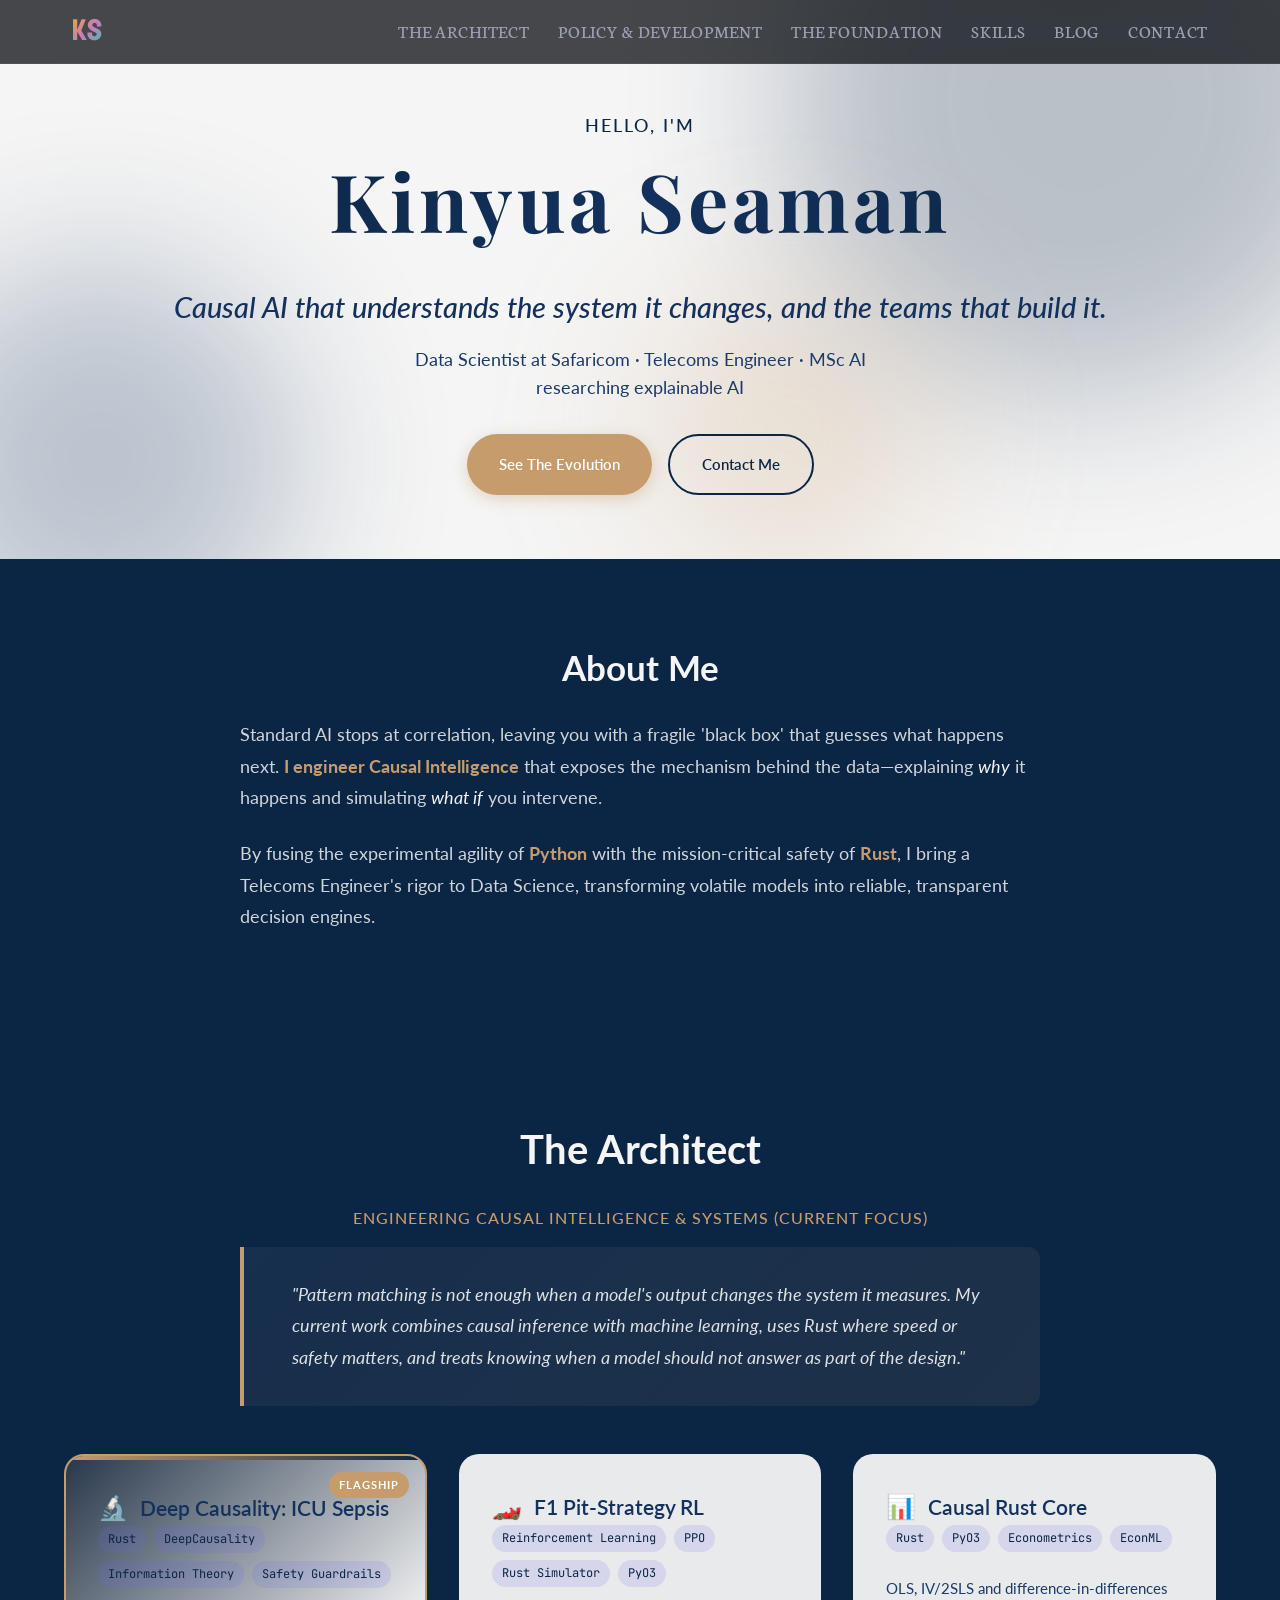
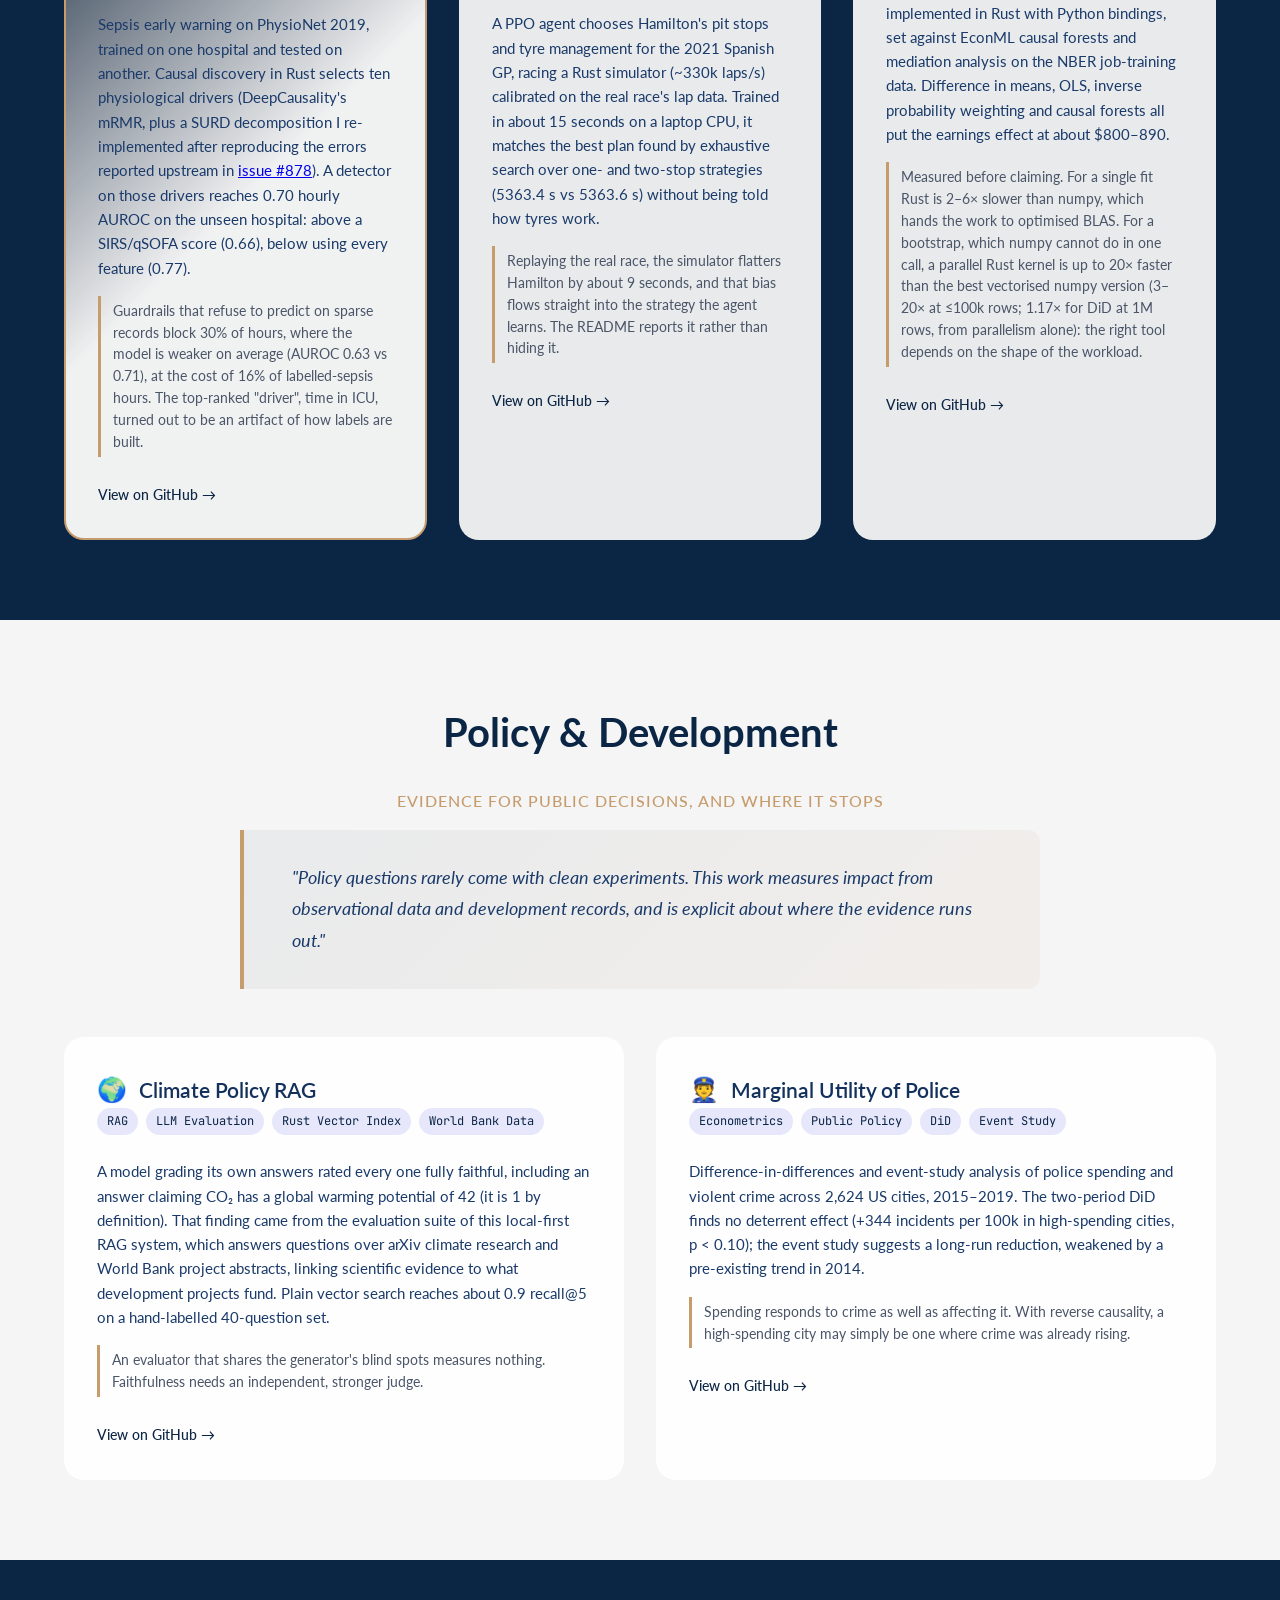
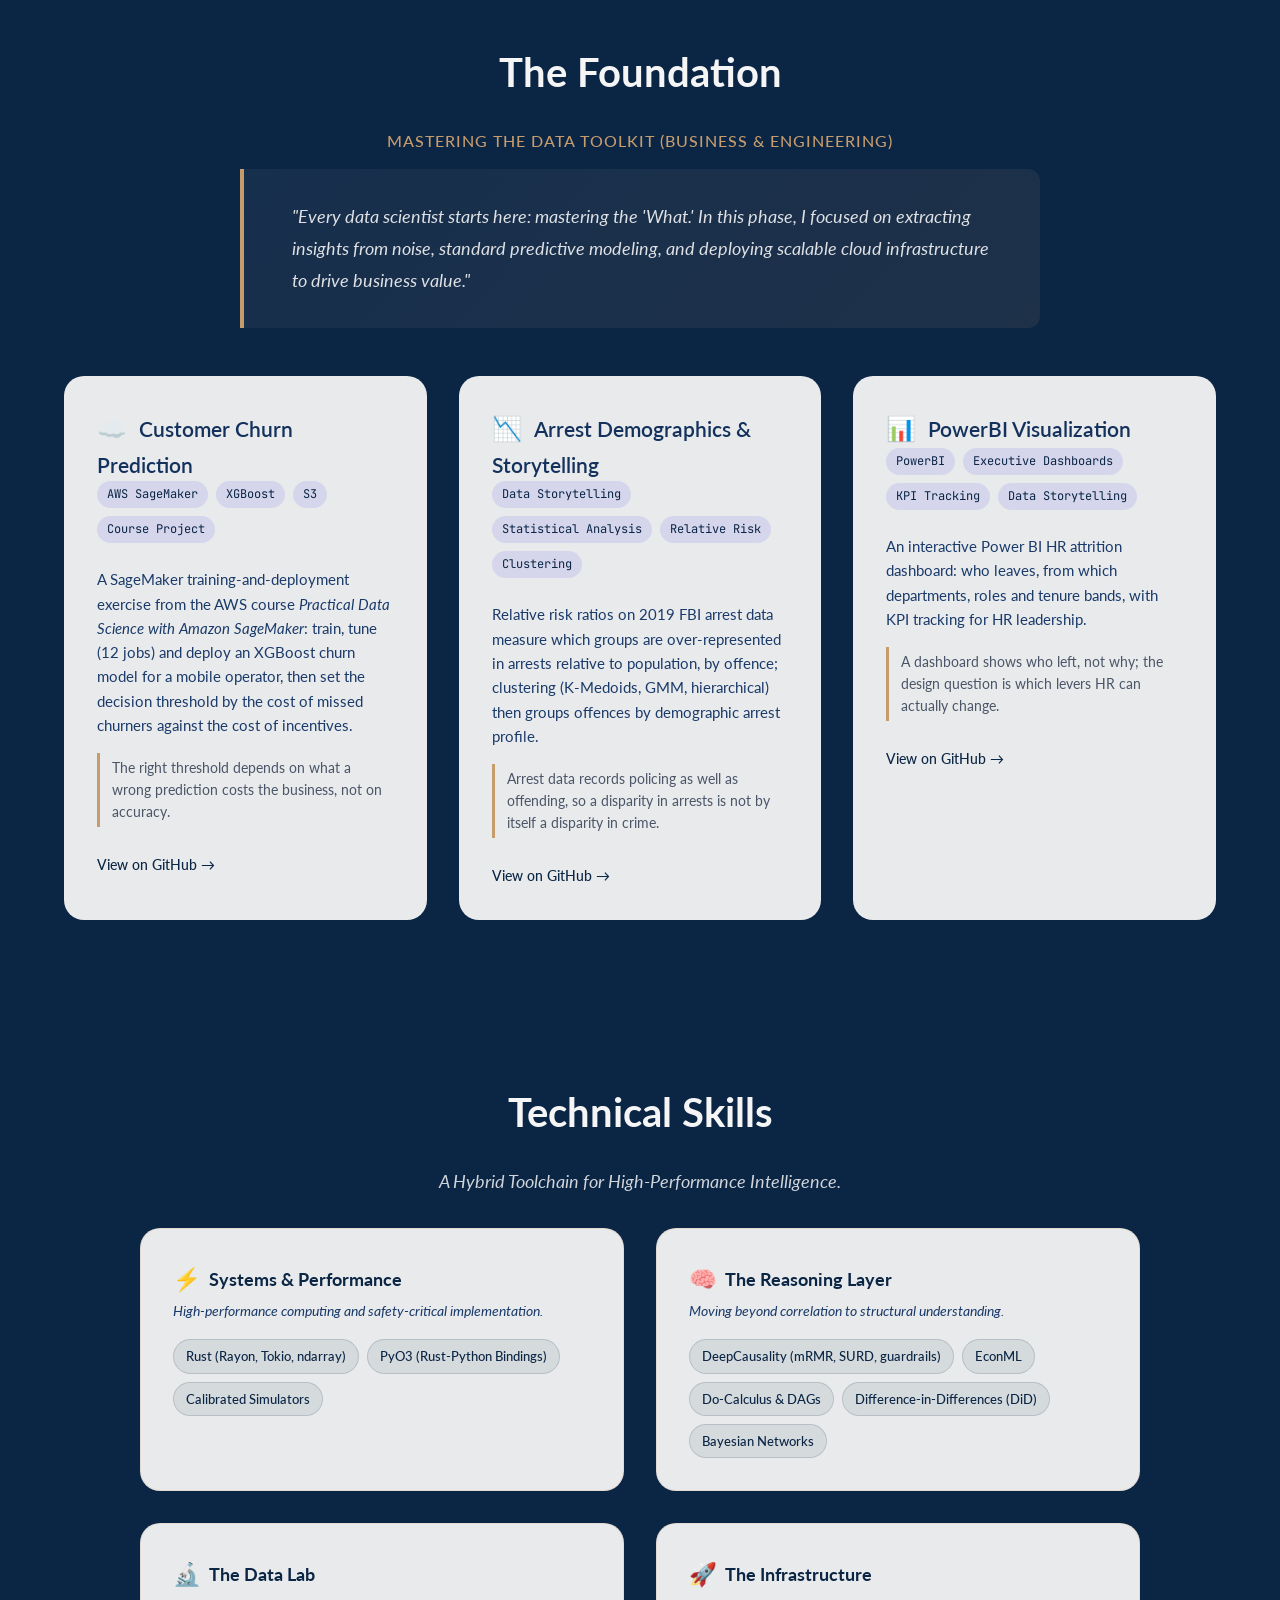
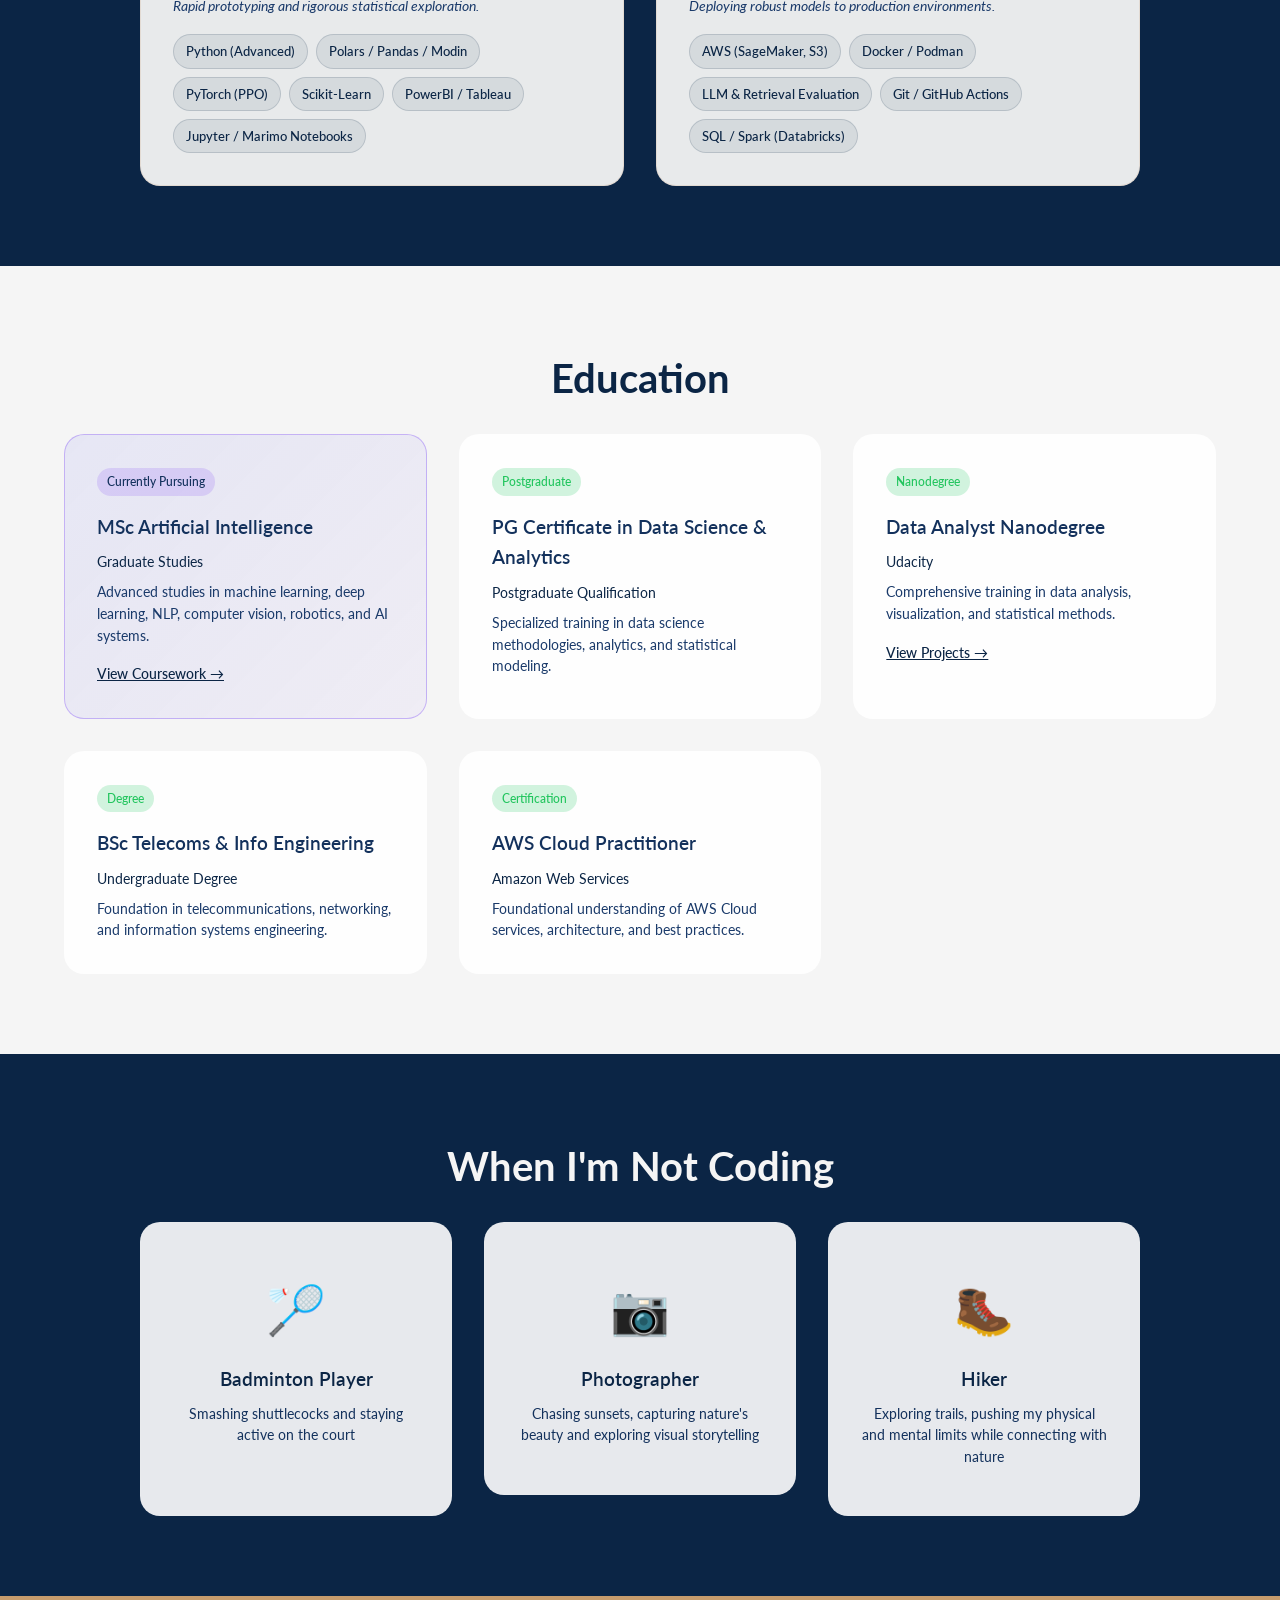
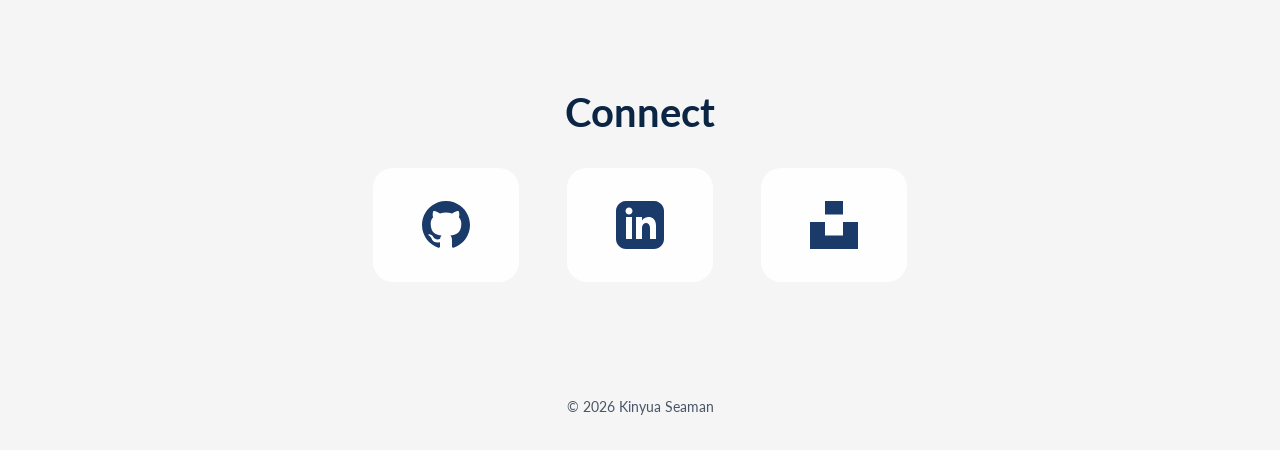
<file: index.html>
<!DOCTYPE html>
<html lang="en">

<head>
    <meta charset="UTF-8">
    <meta name="viewport" content="width=device-width, initial-scale=1.0">
    <meta name="description"
        content="Kinyua Seaman - Causal AI Portfolio showcasing Rust, Python, and systems that reason.">

    <!-- Open Graph / LinkedIn Meta Tags -->
    <meta property="og:type" content="website">
    <meta property="og:url" content="https://keseaman.github.io/">
    <meta property="og:title" content="From Prediction to Reasoning | Causal AI Portfolio">
    <meta property="og:description"
        content="I build Causal AI systems that explain 'why' and 'what if'. A Telecoms Engineer turned Data Scientist, bridging Python's flexibility and Rust's safety.">
    <meta property="og:image" content="https://keseaman.github.io/og-image.png">
    <meta property="og:image:width" content="1200">
    <meta property="og:image:height" content="630">

    <!-- Twitter Card Meta Tags -->
    <meta name="twitter:card" content="summary_large_image">
    <meta name="twitter:title" content="From Prediction to Reasoning | Causal AI Portfolio">
    <meta name="twitter:description"
        content="I build Causal AI systems that explain 'why' and 'what if'. A Telecoms Engineer turned Data Scientist, bridging Python's flexibility and Rust's safety.">
    <meta name="twitter:image" content="https://keseaman.github.io/og-image.png">

    <title>Kinyua Seaman Portfolio</title>
    <link rel="icon"
        href="data:image/svg+xml,<svg xmlns=%22http://www.w3.org/2000/svg%22 viewBox=%220 0 100 100%22><text y=%22.9em%22 font-size=%2290%22>🔬</text></svg>">
    <link rel="stylesheet" href="styles.css">
    <link rel="preconnect" href="https://fonts.googleapis.com">
    <link rel="preconnect" href="https://fonts.gstatic.com" crossorigin>
    <link
        href="https://fonts.googleapis.com/css2?family=Playfair+Display:wght@400;500;600;700&family=Lato:wght@300;400;500;700&family=Inter:wght@300;400;500;600;700&family=JetBrains+Mono:wght@400;500&family=Neuton:ital,wght@0,200;0,300;0,400;0,700;0,800;1,400&display=swap"
        rel="stylesheet">
</head>

<body>
    <!-- Navigation -->
    <nav class="navbar" id="main-nav">
        <div class="nav-container">
            <a href="#" class="nav-logo">KS</a>
            <button class="nav-hamburger" id="nav-hamburger" aria-label="Toggle navigation menu" aria-expanded="false">
                <span></span>
                <span></span>
                <span></span>
            </button>
            <ul class="nav-links" id="nav-links">
                <li><a href="#act-iii">The Architect</a></li>
                <li><a href="#act-ii">Policy &amp; Development</a></li>
                <li><a href="#act-i">The Foundation</a></li>
                <li><a href="#skills">Skills</a></li>
                <li><a href="blog/">Blog</a></li>
                <li><a href="#contact">Contact</a></li>
            </ul>
        </div>
    </nav>

    <!-- Hero Section: The Point of View -->
    <section class="hero">
        <div class="hero-background">
            <div class="gradient-orb orb-1"></div>
            <div class="gradient-orb orb-2"></div>
            <div class="gradient-orb orb-3"></div>
        </div>
        <div class="hero-content">
            <p class="hero-greeting">Hello, I'm</p>
            <h1 class="hero-name">Kinyua Seaman</h1>
            <p class="hero-tagline">Causal AI that understands the system it changes, and the teams that build it.</p>
            <p class="hero-description">Data Scientist at Safaricom · Telecoms Engineer · MSc AI researching explainable AI</p>
            <div class="hero-cta">
                <a href="#act-iii" class="btn btn-primary">See The Evolution</a>
                <a href="#contact" class="btn btn-secondary">Contact Me</a>
            </div>
        </div>
    </section>

    <!-- About Me Section -->
    <section id="about" class="about">
        <div class="container">
            <h2 class="section-title">About Me</h2>
            <div class="about-content">
                <div class="about-text">
                    <p>Standard AI stops at correlation, leaving you with a fragile 'black box' that guesses what
                        happens next. <strong>I engineer Causal Intelligence</strong> that exposes the mechanism behind
                        the data—explaining <em>why</em> it happens and simulating <em>what if</em> you intervene.</p>
                    <p>By fusing the experimental agility of <strong>Python</strong> with the mission-critical safety of
                        <strong>Rust</strong>, I bring a Telecoms Engineer's rigor to Data Science, transforming
                        volatile models into reliable, transparent decision engines.
                    </p>
                </div>
            </div>
        </div>
    </section>

    <!-- Act III: The Architect -->
    <section id="act-iii" class="act-section act-iii">
        <div class="container">
            <div class="act-header">
                <h2 class="section-title">The Architect</h2>
                <p class="act-subtitle">Engineering Causal Intelligence & Systems (Current Focus)</p>
            </div>
            <blockquote class="manifesto">
                "Pattern matching is not enough when a model's output changes the system it measures. My current work
                combines causal inference with machine learning, uses Rust where speed or safety matters, and treats
                knowing when a model should not answer as part of the design."
            </blockquote>
            <div class="projects-grid">
                <!-- Deep Causality -->
                <article class="project-card flagship">
                    <div class="project-badge">Flagship</div>
                    <div class="project-icon">🔬</div>
                    <h3 class="project-title">Deep Causality: ICU Sepsis</h3>
                    <div class="project-tech">
                        <span class="tech-tag">Rust</span>
                        <span class="tech-tag">DeepCausality</span>
                        <span class="tech-tag">Information Theory</span>
                        <span class="tech-tag">Safety Guardrails</span>
                    </div>
                    <p class="project-description">Sepsis early warning on PhysioNet 2019, trained on one hospital
                        and tested on another. Causal discovery in Rust selects ten physiological drivers (DeepCausality's
                        mRMR, plus a SURD decomposition I re-implemented after reproducing the errors reported upstream in
                        <a href="https://github.com/deepcausality-rs/deep_causality/issues/878" target="_blank">issue #878</a>).
                        A detector on those drivers reaches 0.70 hourly AUROC on the unseen hospital: above a SIRS/qSOFA
                        score (0.66), below using every feature (0.77).</p>
                    <p class="project-lens">Guardrails that refuse to predict on sparse
                        records block 30% of hours, where the model is weaker on average (AUROC 0.63 vs 0.71), at the cost
                        of 16% of labelled-sepsis hours.
                        The top-ranked "driver", time in ICU, turned out to be an artifact of how labels are built.</p>
                    <a href="https://github.com/KeSeaman/Deep_Causality" class="project-link" target="_blank">
                        View on GitHub →
                    </a>
                </article>

                <!-- F1 MLOps -->
                <article class="project-card">
                    <div class="project-icon">🏎️</div>
                    <h3 class="project-title">F1 Pit-Strategy RL</h3>
                    <div class="project-tech">
                        <span class="tech-tag">Reinforcement Learning</span>
                        <span class="tech-tag">PPO</span>
                        <span class="tech-tag">Rust Simulator</span>
                        <span class="tech-tag">PyO3</span>
                    </div>
                    <p class="project-description">A PPO agent chooses Hamilton's pit stops and tyre management for
                        the 2021 Spanish GP, racing a Rust simulator (~330k laps/s) calibrated on the real race's lap
                        data. Trained in about 15 seconds on a laptop CPU, it matches the best plan found by exhaustive
                        search over one- and two-stop strategies (5363.4 s vs 5363.6 s) without being told how tyres
                        work.</p>
                    <p class="project-lens">Replaying the real race, the simulator
                        flatters Hamilton by about 9 seconds, and that bias flows straight into the strategy the agent
                        learns. The README reports it rather than hiding it.</p>
                    <a href="https://github.com/KeSeaman/F1_MLOps" class="project-link" target="_blank">
                        View on GitHub →
                    </a>
                </article>

                <!-- Causal Inference Library -->
                <article class="project-card">
                    <div class="project-icon">📊</div>
                    <h3 class="project-title">Causal Rust Core</h3>
                    <div class="project-tech">
                        <span class="tech-tag">Rust</span>
                        <span class="tech-tag">PyO3</span>
                        <span class="tech-tag">Econometrics</span>
                        <span class="tech-tag">EconML</span>
                    </div>
                    <p class="project-description">OLS, IV/2SLS and difference-in-differences implemented in Rust with
                        Python bindings, set against EconML causal forests and mediation analysis on the NBER
                        job-training data. Difference in means, OLS, inverse probability weighting and causal forests
                        all put the earnings effect at about $800–890.</p>
                    <p class="project-lens">Measured before claiming. For a single fit
                        Rust is 2–6× slower than numpy, which hands the work to optimised BLAS. For a bootstrap, which
                        numpy cannot do in one call, a parallel Rust kernel is up to 20× faster than the best vectorised
                        numpy version (3–20× at ≤100k rows; 1.17× for DiD at 1M rows, from parallelism alone): the right
                        tool depends on the shape of the workload.</p>
                    <a href="https://github.com/KeSeaman/Causal-Analytics" class="project-link" target="_blank">
                        View on GitHub →
                    </a>
                </article>
            </div>
        </div>
    </section>

    <!-- Act II: The Inquiry -->
    <section id="act-ii" class="act-section act-ii">
        <div class="container">
            <div class="act-header">
                <h2 class="section-title">Policy &amp; Development</h2>
                <p class="act-subtitle">Evidence for public decisions, and where it stops</p>
            </div>
            <blockquote class="manifesto">
                "Policy questions rarely come with clean experiments. This work measures impact from observational
                data and development records, and is explicit about where the evidence runs out."
            </blockquote>
            <div class="projects-grid">
                <!-- Climate Policy RAG -->
                <article class="project-card">
                    <div class="project-icon">🌍</div>
                    <h3 class="project-title">Climate Policy RAG</h3>
                    <div class="project-tech">
                        <span class="tech-tag">RAG</span>
                        <span class="tech-tag">LLM Evaluation</span>
                        <span class="tech-tag">Rust Vector Index</span>
                        <span class="tech-tag">World Bank Data</span>
                    </div>
                    <p class="project-description">A model grading its own answers rated every one fully faithful,
                        including an answer claiming CO₂ has a global warming potential of 42 (it is 1 by definition).
                        That finding came from the evaluation suite of this local-first RAG system, which answers
                        questions over arXiv climate research and World Bank project abstracts, linking scientific
                        evidence to what development projects fund. Plain vector search reaches about 0.9 recall@5 on
                        a hand-labelled 40-question set.</p>
                    <p class="project-lens">An evaluator that shares the generator's
                        blind spots measures nothing. Faithfulness needs an independent, stronger judge.</p>
                    <a href="https://github.com/KeSeaman/ClimatePolicyRAG" class="project-link" target="_blank">
                        View on GitHub →
                    </a>
                </article>

                <!-- Marginal Utility of Police -->
                <article class="project-card">
                    <div class="project-icon">👮</div>
                    <h3 class="project-title">Marginal Utility of Police</h3>
                    <div class="project-tech">
                        <span class="tech-tag">Econometrics</span>
                        <span class="tech-tag">Public Policy</span>
                        <span class="tech-tag">DiD</span>
                        <span class="tech-tag">Event Study</span>
                    </div>
                    <p class="project-description">Difference-in-differences and event-study analysis of police
                        spending and violent crime across 2,624 US cities, 2015–2019. The two-period DiD finds no
                        deterrent effect (+344 incidents per 100k in high-spending cities, p &lt; 0.10); the event study
                        suggests a long-run reduction, weakened by a pre-existing trend in 2014.</p>
                    <p class="project-lens">Spending responds to crime as well as
                        affecting it. With reverse causality, a high-spending city may simply be one where crime was
                        already rising.</p>
                    <a href="https://github.com/KeSeaman/Marginal_Utility_Police_Force" class="project-link"
                        target="_blank">
                        View on GitHub →
                    </a>
                </article>
            </div>
        </div>
    </section>

    <!-- Act I: The Foundation -->
    <section id="act-i" class="act-section act-i">
        <div class="container">
            <div class="act-header">
                <h2 class="section-title">The Foundation</h2>
                <p class="act-subtitle">Mastering the Data Toolkit (Business & Engineering)</p>
            </div>
            <blockquote class="manifesto">
                "Every data scientist starts here: mastering the 'What.' In this phase, I focused on extracting
                insights from noise, standard predictive modeling, and deploying scalable cloud infrastructure to drive
                business value."
            </blockquote>
            <div class="projects-grid">
                <!-- Customer Churn Prediction -->
                <article class="project-card">
                    <div class="project-icon">☁️</div>
                    <h3 class="project-title">Customer Churn Prediction</h3>
                    <div class="project-tech">
                        <span class="tech-tag">AWS SageMaker</span>
                        <span class="tech-tag">XGBoost</span>
                        <span class="tech-tag">S3</span>
                        <span class="tech-tag">Course Project</span>
                    </div>
                    <p class="project-description">A SageMaker training-and-deployment exercise from the AWS course
                        <em>Practical Data Science with Amazon SageMaker</em>: train, tune (12 jobs) and deploy an XGBoost churn model for a
                        mobile operator, then set the decision threshold by the cost of missed churners against the cost
                        of incentives.</p>
                    <p class="project-lens">The right threshold depends on what a wrong
                        prediction costs the business, not on accuracy.</p>
                    <a href="https://github.com/KeSeaman/Customer-Churn-Prediction-with-Sagemaker" class="project-link"
                        target="_blank">
                        View on GitHub →
                    </a>
                </article>

                <!-- Arrest Demographics -->
                <article class="project-card">
                    <div class="project-icon">📉</div>
                    <h3 class="project-title">Arrest Demographics & Storytelling</h3>
                    <div class="project-tech">
                        <span class="tech-tag">Data Storytelling</span>
                        <span class="tech-tag">Statistical Analysis</span>
                        <span class="tech-tag">Relative Risk</span>
                        <span class="tech-tag">Clustering</span>
                    </div>
                    <p class="project-description">Relative risk ratios on 2019 FBI arrest data measure which groups are
                        over-represented in arrests relative to population, by offence; clustering (K-Medoids, GMM,
                        hierarchical) then groups offences by demographic arrest profile.</p>
                    <p class="project-lens">Arrest data records policing as well as
                        offending, so a disparity in arrests is not by itself a disparity in crime.</p>
                    <a href="https://github.com/KeSeaman/Arrest_Demographics_Disparity" class="project-link"
                        target="_blank">
                        View on GitHub →
                    </a>
                </article>

                <!-- PowerBI Visualization -->
                <article class="project-card">
                    <div class="project-icon">📊</div>
                    <h3 class="project-title">PowerBI Visualization</h3>
                    <div class="project-tech">
                        <span class="tech-tag">PowerBI</span>
                        <span class="tech-tag">Executive Dashboards</span>
                        <span class="tech-tag">KPI Tracking</span>
                        <span class="tech-tag">Data Storytelling</span>
                    </div>
                    <p class="project-description">An interactive Power BI HR attrition dashboard: who leaves, from which
                        departments, roles and tenure bands, with KPI tracking for HR leadership.</p>
                    <p class="project-lens">A dashboard shows who left, not why; the
                        design question is which levers HR can actually change.</p>
                    <a href="https://github.com/KeSeaman/PowerBI_Visualization" class="project-link" target="_blank">
                        View on GitHub →
                    </a>
                </article>
            </div>
        </div>
    </section>

    <!-- Technical Skills Section -->
    <section id="skills" class="skills">
        <div class="container">
            <h2 class="section-title">Technical Skills</h2>
            <p class="skills-tagline">A Hybrid Toolchain for High-Performance Intelligence.</p>
            <div class="skills-tiles">
                <!-- Tile 1: Systems & Performance -->
                <div class="skill-tile">
                    <h3 class="tile-title"><span class="tile-icon">⚡</span> Systems & Performance</h3>
                    <p class="tile-subtitle">High-performance computing and safety-critical implementation.</p>
                    <div class="skill-tags">
                        <span class="skill-tag">Rust (Rayon, Tokio, ndarray)</span>
                        <span class="skill-tag">PyO3 (Rust-Python Bindings)</span>
                        <span class="skill-tag">Calibrated Simulators</span>
                    </div>
                </div>

                <!-- Tile 2: The Reasoning Layer -->
                <div class="skill-tile">
                    <h3 class="tile-title"><span class="tile-icon">🧠</span> The Reasoning Layer</h3>
                    <p class="tile-subtitle">Moving beyond correlation to structural understanding.</p>
                    <div class="skill-tags">
                        <span class="skill-tag">DeepCausality (mRMR, SURD, guardrails)</span>
                        <span class="skill-tag">EconML</span>
                        <span class="skill-tag">Do-Calculus & DAGs</span>
                        <span class="skill-tag">Difference-in-Differences (DiD)</span>
                        <span class="skill-tag">Bayesian Networks</span>
                    </div>
                </div>

                <!-- Tile 3: The Data Lab -->
                <div class="skill-tile">
                    <h3 class="tile-title"><span class="tile-icon">🔬</span> The Data Lab</h3>
                    <p class="tile-subtitle">Rapid prototyping and rigorous statistical exploration.</p>
                    <div class="skill-tags">
                        <span class="skill-tag">Python (Advanced)</span>
                        <span class="skill-tag">Polars / Pandas / Modin</span>
                        <span class="skill-tag">PyTorch (PPO)</span>
                        <span class="skill-tag">Scikit-Learn</span>
                        <span class="skill-tag">PowerBI / Tableau</span>
                        <span class="skill-tag">Jupyter / Marimo Notebooks</span>
                    </div>
                </div>

                <!-- Tile 4: The Infrastructure -->
                <div class="skill-tile">
                    <h3 class="tile-title"><span class="tile-icon">🚀</span> The Infrastructure</h3>
                    <p class="tile-subtitle">Deploying robust models to production environments.</p>
                    <div class="skill-tags">
                        <span class="skill-tag">AWS (SageMaker, S3)</span>
                        <span class="skill-tag">Docker / Podman</span>
                        <span class="skill-tag">LLM &amp; Retrieval Evaluation</span>
                        <span class="skill-tag">Git / GitHub Actions</span>
                        <span class="skill-tag">SQL / Spark (Databricks)</span>
                    </div>
                </div>
            </div>
        </div>
    </section>

    <!-- Education Section -->
    <section id="education" class="education">
        <div class="container">
            <h2 class="section-title">Education</h2>
            <div class="education-grid">
                <div class="education-card current">
                    <span class="education-badge">Currently Pursuing</span>
                    <h3>MSc Artificial Intelligence</h3>
                    <p class="education-school">Graduate Studies</p>
                    <p class="education-desc">Advanced studies in machine learning, deep learning, NLP, computer vision, robotics, and AI systems.</p>
                    <a href="https://github.com/KeSeaman/Msc-AI-Coursework" class="education-link"
                        target="_blank">View Coursework →</a>
                </div>
                <div class="education-card">
                    <span class="education-badge">Postgraduate</span>
                    <h3>PG Certificate in Data Science & Analytics</h3>
                    <p class="education-school">Postgraduate Qualification</p>
                    <p class="education-desc">Specialized training in data science methodologies, analytics, and
                        statistical modeling.</p>
                </div>
                <div class="education-card">
                    <span class="education-badge">Nanodegree</span>
                    <h3>Data Analyst Nanodegree</h3>
                    <p class="education-school">Udacity</p>
                    <p class="education-desc">Comprehensive training in data analysis, visualization, and statistical
                        methods.</p>
                    <a href="https://github.com/KeSeaman/Udacity-Data-Analyst-Nanodegree" class="education-link"
                        target="_blank">View Projects →</a>
                </div>
                <div class="education-card">
                    <span class="education-badge">Degree</span>
                    <h3>BSc Telecoms & Info Engineering</h3>
                    <p class="education-school">Undergraduate Degree</p>
                    <p class="education-desc">Foundation in telecommunications, networking, and information systems
                        engineering.</p>
                </div>
                <div class="education-card">
                    <span class="education-badge">Certification</span>
                    <h3>AWS Cloud Practitioner</h3>
                    <p class="education-school">Amazon Web Services</p>
                    <p class="education-desc">Foundational understanding of AWS Cloud services, architecture, and best
                        practices.</p>
                </div>
            </div>
        </div>
    </section>

    <!-- Fun Activities Section -->
    <section id="fun" class="fun-activities">
        <div class="container">
            <h2 class="section-title">When I'm Not Coding</h2>
            <div class="activities-grid">
                <div class="activity-card">
                    <span class="activity-icon">🏸</span>
                    <h3>Badminton Player</h3>
                    <p>Smashing shuttlecocks and staying active on the court</p>
                </div>
                <a href="https://unsplash.com/@capt_seaman/" target="_blank" class="activity-card-link" style="text-decoration: none; color: inherit;">
                <div class="activity-card">
                    <span class="activity-icon">📷</span>
                    <h3>Photographer</h3>
                    <p>Chasing sunsets, capturing nature's beauty and exploring visual storytelling</p>
                </div>
                </a>
                <div class="activity-card">
                    <span class="activity-icon">🥾</span>
                    <h3>Hiker</h3>
                    <p>Exploring trails, pushing my physical and mental limits while connecting with nature</p>
                </div>
            </div>
        </div>
    </section>

    <!-- Socials Section -->
    <section id="contact" class="contact">
        <div class="container">
            <h2 class="section-title">Connect</h2>
            <div class="social-links">
                <a href="https://github.com/KeSeaman" class="social-link" target="_blank" aria-label="GitHub">
                    <svg xmlns="http://www.w3.org/2000/svg" width="32" height="32" viewBox="0 0 24 24"
                        fill="currentColor">
                        <path
                            d="M12 0c-6.626 0-12 5.373-12 12 0 5.302 3.438 9.8 8.207 11.387.599.111.793-.261.793-.577v-2.234c-3.338.726-4.033-1.416-4.033-1.416-.546-1.387-1.333-1.756-1.333-1.756-1.089-.745.083-.729.083-.729 1.205.084 1.839 1.237 1.839 1.237 1.07 1.834 2.807 1.304 3.492.997.107-.775.418-1.305.762-1.604-2.665-.305-5.467-1.334-5.467-5.931 0-1.311.469-2.381 1.236-3.221-.124-.303-.535-1.524.117-3.176 0 0 1.008-.322 3.301 1.23.957-.266 1.983-.399 3.003-.404 1.02.005 2.047.138 3.006.404 2.291-1.552 3.297-1.23 3.297-1.23.653 1.653.242 2.874.118 3.176.77.84 1.235 1.911 1.235 3.221 0 4.609-2.807 5.624-5.479 5.921.43.372.823 1.102.823 2.222v3.293c0 .319.192.694.801.576 4.765-1.589 8.199-6.086 8.199-11.386 0-6.627-5.373-12-12-12z" />
                    </svg>
                </a>
                <a href="https://www.linkedin.com/in/kinyua-seaman/" class="social-link" target="_blank"
                    aria-label="LinkedIn">
                    <svg xmlns="http://www.w3.org/2000/svg" width="32" height="32" viewBox="0 0 24 24"
                        fill="currentColor">
                        <path
                            d="M19 0h-14c-2.761 0-5 2.239-5 5v14c0 2.761 2.239 5 5 5h14c2.762 0 5-2.239 5-5v-14c0-2.761-2.238-5-5-5zm-11 19h-3v-11h3v11zm-1.5-12.268c-.966 0-1.75-.79-1.75-1.764s.784-1.764 1.75-1.764 1.75.79 1.75 1.764-.783 1.764-1.75 1.764zm13.5 12.268h-3v-5.604c0-3.368-4-3.113-4 0v5.604h-3v-11h3v1.765c1.396-2.586 7-2.777 7 2.476v6.759z" />
                    </svg>
                </a>
                <a href="https://unsplash.com/@capt_seaman/" class="social-link" target="_blank" aria-label="Unsplash">
                    <svg xmlns="http://www.w3.org/2000/svg" width="32" height="32" viewBox="0 0 24 24"
                        fill="currentColor">
                        <path d="M7.5 6.75V0h9v6.75h-9zm9 3.75H24V24H0V10.5h7.5v6.75h9V10.5z" />
                    </svg>
                </a>
            </div>
        </div>
    </section>

    <!-- Footer -->
    <footer class="footer">
        <div class="container">
            <p>© 2026 Kinyua Seaman</p>
        </div>
    </footer>

    <script src="script.js"></script>
</body>

</html>
</file>
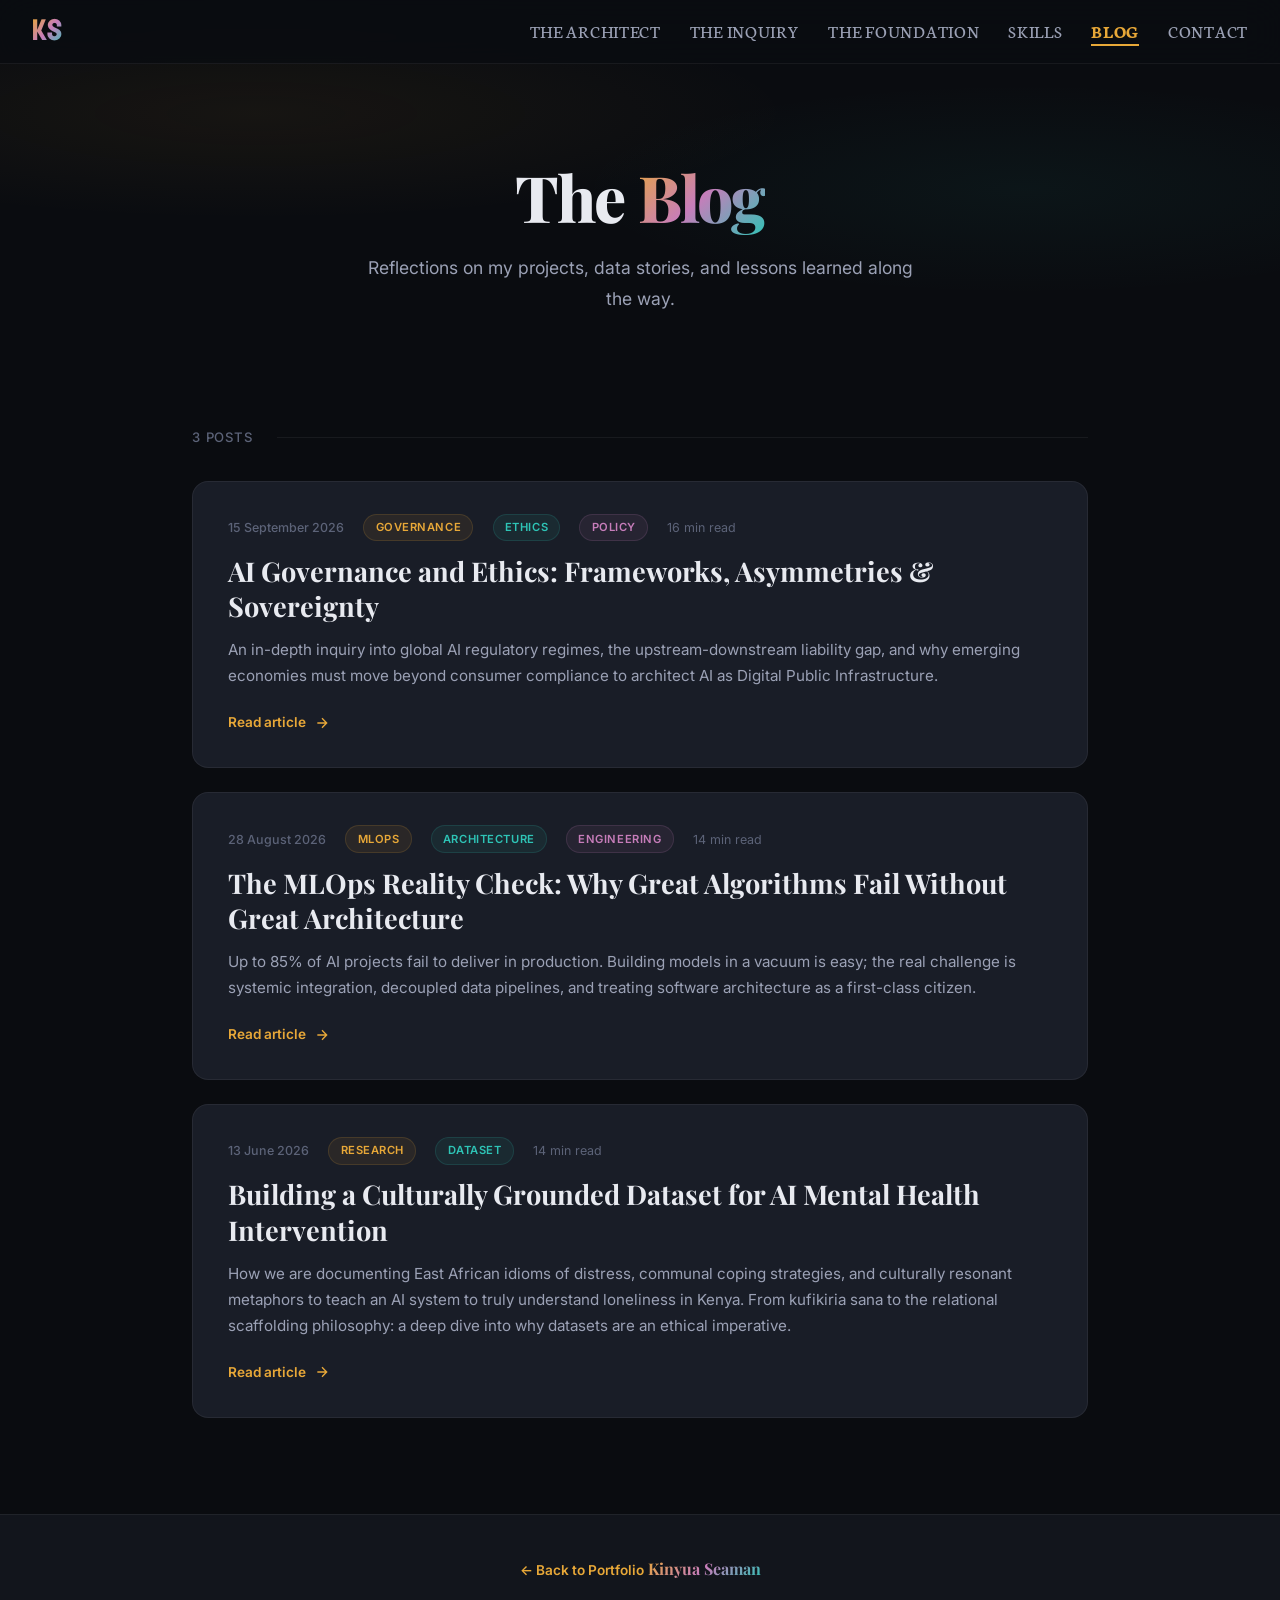
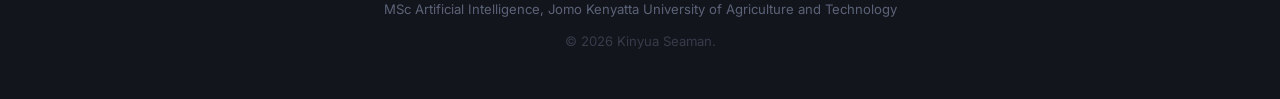
<file: blog/index.html>
<!DOCTYPE html>
<html lang="en">
<head>
  <meta charset="UTF-8">
  <meta name="viewport" content="width=device-width, initial-scale=1.0">
  <meta name="description" content="Blog | Kinyua Seaman. Reflections on my projects, data stories, and lessons learned along the way.">
  <title>Blog | Kinyua Seaman</title>
  <link rel="icon" href="data:image/svg+xml,<svg xmlns=%22http://www.w3.org/2000/svg%22 viewBox=%220 0 100 100%22><text y=%22.9em%22 font-size=%2290%22>📝</text></svg>">
  <link rel="preconnect" href="https://fonts.googleapis.com">
  <link rel="preconnect" href="https://fonts.gstatic.com" crossorigin>
  <link href="https://fonts.googleapis.com/css2?family=Inter:wght@300;400;500;600;700;800;900&family=Playfair+Display:ital,wght@0,600;0,700;0,800;1,600&family=JetBrains+Mono:wght@400;500&family=Neuton:ital,wght@0,200;0,300;0,400;0,700;0,800;1,400&display=swap" rel="stylesheet">

  <style>
    @font-face {
      font-family: 'Soria';
      src: url('../fonts/soria.woff2') format('woff2'),
           url('../fonts/soria.woff') format('woff'),
           url('../fonts/Soria-Bold.otf') format('opentype');
      font-weight: 400 800;
      font-style: normal;
      font-display: swap;
    }

    :root {
      --clr-bg-deep: #0a0c10;
      --clr-bg-surface: #12151c;
      --clr-bg-card: #191d27;
      --clr-bg-elevated: #1f2433;
      --clr-accent-primary: #e8a838;
      --clr-accent-secondary: #2ec4b6;
      --clr-accent-tertiary: #c77dba;
      --clr-accent-danger: #e06c75;
      --clr-text-primary: #e8eaf0;
      --clr-text-secondary: #9ba1b5;
      --clr-text-muted: #5c6378;
      --clr-border: rgba(255,255,255,0.06);
      --grad-hero: linear-gradient(135deg, #e8a838 0%, #c77dba 50%, #2ec4b6 100%);
      --font-body: 'Inter', -apple-system, BlinkMacSystemFont, sans-serif;
      --font-display: 'Playfair Display', Georgia, serif;
      --font-mono: 'JetBrains Mono', monospace;
      --font-brand: 'Soria', serif;
      --font-nav: 'Neuton', serif;
    }

    *, *::before, *::after { box-sizing: border-box; margin: 0; padding: 0; }
    html { scroll-behavior: smooth; }
    body {
      font-family: var(--font-body);
      background: var(--clr-bg-deep);
      color: var(--clr-text-primary);
      line-height: 1.7;
      font-size: 16px;
      -webkit-font-smoothing: antialiased;
      overflow-x: hidden;
      min-height: 100vh;
      display: flex;
      flex-direction: column;
    }

    /* ─── NAV ─── */
    nav {
      position: fixed;
      top: 0; left: 0; right: 0;
      z-index: 1000;
      padding: 0 2rem;
      height: 64px;
      display: flex;
      align-items: center;
      justify-content: space-between;
      background: rgba(10,12,16,0.75);
      backdrop-filter: blur(20px) saturate(1.6);
      -webkit-backdrop-filter: blur(20px) saturate(1.6);
      border-bottom: 1px solid var(--clr-border);
      transition: box-shadow 0.35s ease;
    }
    nav.scrolled { box-shadow: 0 4px 30px rgba(0,0,0,0.4); }
    .nav-brand {
      font-family: var(--font-brand);
      font-size: 1.85rem;
      font-weight: 700;
      background: var(--grad-hero);
      -webkit-background-clip: text;
      -webkit-text-fill-color: transparent;
      background-clip: text;
      text-decoration: none;
      letter-spacing: 0.04em;
      line-height: 1;
    }
    .nav-links { list-style: none; display: flex; gap: 1.8rem; align-items: center; }
    .nav-links a {
      font-family: var(--font-nav);
      color: var(--clr-text-secondary);
      text-decoration: none;
      font-size: 1.12rem;
      font-weight: 400;
      letter-spacing: 0.04em;
      text-transform: uppercase;
      transition: color 0.25s ease;
      position: relative;
    }
    .nav-links a::after {
      content: ''; position: absolute;
      bottom: -4px; left: 0;
      width: 0; height: 2px;
      background: var(--clr-accent-primary);
      transition: width 0.3s ease;
    }
    .nav-links a:hover { color: var(--clr-accent-primary); }

    .nav-links a:hover::after { width: 100%; }
    .nav-links .active-link { color: var(--clr-accent-primary); font-weight: 700; }
    .nav-links .active-link::after { width: 100%; }

    /* Hamburger */
    .nav-hamburger {
      display: none; background: none; border: none;
      cursor: pointer; padding: 6px; z-index: 1001;
      flex-direction: column; gap: 5px;
    }
    .nav-hamburger span {
      display: block; width: 24px; height: 2px;
      background: var(--clr-accent-primary);
      border-radius: 2px; transition: all 0.3s ease;
      transform-origin: center;
    }
    .nav-hamburger.active span:nth-child(1) { transform: rotate(45deg) translate(5px, 5px); }
    .nav-hamburger.active span:nth-child(2) { opacity: 0; }
    .nav-hamburger.active span:nth-child(3) { transform: rotate(-45deg) translate(5px, -5px); }
    @media (max-width: 768px) {
      .nav-hamburger { display: flex; }
      .nav-links {
        display: none; position: absolute;
        top: 100%; left: 0; right: 0;
        flex-direction: column;
        background: rgba(10,12,16,0.97);
        backdrop-filter: blur(20px); -webkit-backdrop-filter: blur(20px);
        padding: 1rem 2rem; gap: 0.5rem;
        border-bottom: 1px solid var(--clr-border);
        box-shadow: 0 8px 30px rgba(0,0,0,0.4);
      }
      .nav-links.open { display: flex; }
      .nav-links a { font-family: var(--font-nav); font-size: 1.15rem; padding: 0.6rem 0; border-bottom: 1px solid var(--clr-border); }
      .nav-links li:last-child a { border-bottom: none; }
    }

    /* ─── HERO ─── */
    .hero {
      position: relative;
      padding: 10rem 2rem 4rem;
      text-align: center;
      overflow: hidden;
    }
    .hero::before {
      content: ''; position: absolute; inset: 0;
      background:
        radial-gradient(ellipse 60% 40% at 20% 30%, rgba(232,168,56,0.06) 0%, transparent 70%),
        radial-gradient(ellipse 50% 40% at 80% 50%, rgba(46,196,182,0.05) 0%, transparent 70%);
      pointer-events: none;
    }
    .hero-content { position: relative; max-width: 700px; margin: 0 auto; }
    .hero h1 {
      font-family: var(--font-display);
      font-size: clamp(2.5rem, 5vw, 4rem);
      font-weight: 800;
      line-height: 1.15;
      letter-spacing: -0.03em;
      margin-bottom: 1.2rem;
      animation: fadeSlideUp 0.8s ease both;
    }
    .hero h1 .gradient-text {
      background: var(--grad-hero);
      -webkit-background-clip: text; -webkit-text-fill-color: transparent;
      background-clip: text;
    }
    .hero-subtitle {
      font-size: 1.1rem;
      color: var(--clr-text-secondary);
      max-width: 550px;
      margin: 0 auto;
      line-height: 1.75;
      animation: fadeSlideUp 0.8s 0.15s ease both;
    }

    /* ─── POSTS GRID ─── */
    .posts-section {
      max-width: 960px;
      margin: 0 auto;
      padding: 3rem 2rem 6rem;
      flex: 1;
    }
    .posts-header {
      display: flex;
      align-items: center;
      justify-content: space-between;
      margin-bottom: 2rem;
    }
    .posts-count {
      font-size: 0.82rem;
      color: var(--clr-text-muted);
      font-weight: 500;
      letter-spacing: 0.06em;
      text-transform: uppercase;
    }
    .section-line {
      flex: 1;
      height: 1px;
      background: var(--clr-border);
      margin-left: 1.5rem;
    }

    .posts-grid {
      display: flex;
      flex-direction: column;
      gap: 1.5rem;
    }

    /* ─── POST CARD ─── */
    .post-card {
      display: block;
      text-decoration: none;
      color: inherit;
      background: var(--clr-bg-card);
      border: 1px solid var(--clr-border);
      border-radius: 16px;
      padding: 2rem 2.2rem;
      position: relative;
      overflow: hidden;
      transition: transform 0.35s ease, border-color 0.35s ease, box-shadow 0.35s ease;
    }
    .post-card::before {
      content: '';
      position: absolute;
      top: 0; left: 0;
      width: 4px; height: 100%;
      background: var(--grad-hero);
      opacity: 0;
      transition: opacity 0.35s ease;
    }
    .post-card:hover {
      transform: translateY(-4px);
      border-color: rgba(232,168,56,0.15);
      box-shadow: 0 12px 40px rgba(0,0,0,0.25);
    }
    .post-card:hover::before { opacity: 1; }

    .post-meta {
      display: flex;
      align-items: center;
      gap: 1.2rem;
      flex-wrap: wrap;
      margin-bottom: 0.8rem;
    }
    .post-date {
      font-size: 0.78rem;
      color: var(--clr-text-muted);
      font-weight: 500;
    }
    .post-tag {
      display: inline-flex;
      align-items: center;
      gap: 0.4rem;
      padding: 0.2rem 0.7rem;
      border-radius: 100px;
      font-size: 0.7rem;
      font-weight: 600;
      letter-spacing: 0.05em;
      text-transform: uppercase;
    }
    .post-tag.gold { color: var(--clr-accent-primary); background: rgba(232,168,56,0.08); border: 1px solid rgba(232,168,56,0.15); }
    .post-tag.teal { color: var(--clr-accent-secondary); background: rgba(46,196,182,0.08); border: 1px solid rgba(46,196,182,0.15); }
    .post-tag.violet { color: var(--clr-accent-tertiary); background: rgba(199,125,186,0.08); border: 1px solid rgba(199,125,186,0.15); }
    .post-tag.red { color: var(--clr-accent-danger); background: rgba(224,108,117,0.08); border: 1px solid rgba(224,108,117,0.15); }

    .post-title {
      font-family: var(--font-display);
      font-size: clamp(1.3rem, 2.5vw, 1.7rem);
      font-weight: 700;
      line-height: 1.3;
      margin-bottom: 0.8rem;
      transition: color 0.25s ease;
    }
    .post-card:hover .post-title { color: var(--clr-accent-primary); }

    .post-excerpt {
      font-size: 0.95rem;
      color: var(--clr-text-secondary);
      line-height: 1.7;
      margin-bottom: 1.2rem;
      display: -webkit-box;
      -webkit-line-clamp: 3;
      -webkit-box-orient: vertical;
      overflow: hidden;
    }

    .post-read-more {
      display: inline-flex;
      align-items: center;
      gap: 0.5rem;
      font-size: 0.85rem;
      font-weight: 600;
      color: var(--clr-accent-primary);
      transition: gap 0.25s ease;
    }
    .post-card:hover .post-read-more { gap: 0.8rem; }
    .post-read-more svg {
      width: 16px; height: 16px;
      stroke: currentColor;
      transition: transform 0.25s ease;
    }
    .post-card:hover .post-read-more svg { transform: translateX(3px); }

    .post-reading-time {
      font-size: 0.78rem;
      color: var(--clr-text-muted);
    }

    /* ─── EMPTY STATE ─── */
    .empty-state {
      text-align: center;
      padding: 4rem 2rem;
      color: var(--clr-text-muted);
    }
    .empty-state-icon { font-size: 3rem; margin-bottom: 1rem; opacity: 0.5; }
    .empty-state p { font-size: 1rem; }

    /* ─── FOOTER ─── */
    footer {
      padding: 2.5rem 2rem;
      text-align: center;
      border-top: 1px solid var(--clr-border);
      background: var(--clr-bg-surface);
    }
    footer p { font-size: 0.82rem; color: var(--clr-text-muted); margin-bottom: 0.4rem; }
    footer .footer-brand {
      font-family: var(--font-display);
      font-weight: 700; font-size: 1rem;
      background: var(--grad-hero);
      -webkit-background-clip: text; -webkit-text-fill-color: transparent;
      background-clip: text;
      margin-bottom: 0.8rem; display: inline-block;
    }
    .back-link {
      display: inline-flex; align-items: center; gap: 0.4rem;
      font-weight: 600; font-size: 0.85rem;
      color: var(--clr-accent-primary);
      text-decoration: none;
      margin-bottom: 1rem;
      transition: color 0.25s ease;
    }
    .back-link:hover { color: var(--clr-accent-secondary); }

    /* ─── ANIMATIONS ─── */
    @keyframes fadeSlideUp {
      from { opacity: 0; transform: translateY(25px); }
      to { opacity: 1; transform: translateY(0); }
    }
    .post-card {
      opacity: 0;
      transform: translateY(20px);
      animation: fadeSlideUp 0.6s ease both;
    }
    .post-card:nth-child(1) { animation-delay: 0.1s; }
    .post-card:nth-child(2) { animation-delay: 0.2s; }
    .post-card:nth-child(3) { animation-delay: 0.3s; }
    .post-card:nth-child(4) { animation-delay: 0.4s; }
    .post-card:nth-child(5) { animation-delay: 0.5s; }

    /* ─── RESPONSIVE ─── */
    @media (max-width: 600px) {
      .hero { padding: 7rem 1.2rem 3rem; }
      .posts-section { padding: 2rem 1.2rem 4rem; }
      .post-card { padding: 1.5rem; }
    }
  </style>
</head>

<body>

<!-- Navigation -->
<nav id="main-nav">
  <a href="../index.html" class="nav-brand">KS</a>
  <button class="nav-hamburger" id="nav-hamburger" aria-label="Toggle navigation menu" aria-expanded="false">
    <span></span><span></span><span></span>
  </button>
  <ul class="nav-links" id="nav-links">
    <li><a href="../index.html#act-iii">The Architect</a></li>
    <li><a href="../index.html#act-ii">The Inquiry</a></li>
    <li><a href="../index.html#act-i">The Foundation</a></li>
    <li><a href="../index.html#skills">Skills</a></li>
    <li><a href="./" class="active-link">Blog</a></li>
    <li><a href="../index.html#contact">Contact</a></li>
  </ul>
</nav>

<!-- Hero -->
<header class="hero">
  <div class="hero-content">
    <h1>The <span class="gradient-text">Blog</span></h1>
    <p class="hero-subtitle">
      Reflections on my projects, data stories, and lessons learned along the way.
    </p>
  </div>
</header>

<!-- Posts Listing -->
<main class="posts-section">
  <div class="posts-header">
    <span class="posts-count" id="posts-count">3 Posts</span>
    <div class="section-line"></div>
  </div>

  <div class="posts-grid" id="posts-grid">

    <!-- ═══════ POST 2 (Latest) ═══════ -->
    <a href="ai-governance-frameworks-and-challenges.html" class="post-card">
      <div class="post-meta">
        <span class="post-date">15 September 2026</span>
        <span class="post-tag gold">Governance</span>
        <span class="post-tag teal">Ethics</span>
        <span class="post-tag violet">Policy</span>
        <span class="post-reading-time">16 min read</span>
      </div>
      <h2 class="post-title">AI Governance and Ethics: Frameworks, Asymmetries & Sovereignty</h2>
      <p class="post-excerpt">
        An in-depth inquiry into global AI regulatory regimes, the upstream-downstream liability gap, and why emerging economies must move beyond consumer compliance to architect AI as Digital Public Infrastructure.
      </p>
      <span class="post-read-more">
        Read article
        <svg viewBox="0 0 24 24" fill="none" stroke-width="2"><path d="M5 12h14M12 5l7 7-7 7"/></svg>
      </span>
    </a>

    <!-- ═══════ POST: MLOps Reality Check ═══════ -->
    <a href="mlops-reality-check-architecture.html" class="post-card">
      <div class="post-meta">
        <span class="post-date">28 August 2026</span>
        <span class="post-tag gold">MLOps</span>
        <span class="post-tag teal">Architecture</span>
        <span class="post-tag violet">Engineering</span>
        <span class="post-reading-time">14 min read</span>
      </div>
      <h2 class="post-title">The MLOps Reality Check: Why Great Algorithms Fail Without Great Architecture</h2>
      <p class="post-excerpt">
        Up to 85% of AI projects fail to deliver in production. Building models in a vacuum is easy; the real challenge is systemic integration, decoupled data pipelines, and treating software architecture as a first-class citizen.
      </p>
      <span class="post-read-more">
        Read article
        <svg viewBox="0 0 24 24" fill="none" stroke-width="2"><path d="M5 12h14M12 5l7 7-7 7"/></svg>
      </span>
    </a>

    <!-- ═══════ POST 1 ═══════ -->
    <a href="culturally-grounded-dataset.html" class="post-card">
      <div class="post-meta">
        <span class="post-date">13 June 2026</span>
        <span class="post-tag gold">Research</span>
        <span class="post-tag teal">Dataset</span>
        <span class="post-reading-time">14 min read</span>
      </div>
      <h2 class="post-title">Building a Culturally Grounded Dataset for AI Mental Health Intervention</h2>
      <p class="post-excerpt">
        How we are documenting East African idioms of distress, communal coping strategies, and culturally resonant metaphors to teach an AI system to truly understand loneliness in Kenya. From kufikiria sana to the relational scaffolding philosophy: a deep dive into why datasets are an ethical imperative.
      </p>
      <span class="post-read-more">
        Read article
        <svg viewBox="0 0 24 24" fill="none" stroke-width="2"><path d="M5 12h14M12 5l7 7-7 7"/></svg>
      </span>
    </a>

    <!--
    ═══════════════════════════════════════════
    TO ADD A NEW POST: Copy this template, fill
    in details, and paste above this comment.
    ═══════════════════════════════════════════

    <a href="your-post-filename.html" class="post-card">
      <div class="post-meta">
        <span class="post-date">DD Month YYYY</span>
        <span class="post-tag gold">Category</span>
        <span class="post-reading-time">X min read</span>
      </div>
      <h2 class="post-title">Your Post Title Here</h2>
      <p class="post-excerpt">
        A 2-3 sentence excerpt or summary of the post that will appear on the listing card.
      </p>
      <span class="post-read-more">
        Read article
        <svg viewBox="0 0 24 24" fill="none" stroke-width="2"><path d="M5 12h14M12 5l7 7-7 7"/></svg>
      </span>
    </a>

    Available tag colors: gold, teal, violet, red
    ═══════════════════════════════════════════
    -->

  </div>
</main>

<!-- Footer -->
<footer>
  <a href="../index.html" class="back-link">← Back to Portfolio</a>
  <div class="footer-brand">Kinyua Seaman</div>
  <p>MSc Artificial Intelligence, Jomo Kenyatta University of Agriculture and Technology</p>
  <p style="margin-top: 0.6rem; opacity: 0.5;">© 2026 Kinyua Seaman.</p>
</footer>

<script>
(function() {
  'use strict';

  // Nav scroll shadow
  const nav = document.getElementById('main-nav');
  window.addEventListener('scroll', () => {
    nav.classList.toggle('scrolled', window.scrollY > 50);
  }, { passive: true });

  // Hamburger menu
  const hamburger = document.getElementById('nav-hamburger');
  const navLinks = document.getElementById('nav-links');
  if (hamburger && navLinks) {
    hamburger.addEventListener('click', () => {
      const isOpen = navLinks.classList.toggle('open');
      hamburger.classList.toggle('active');
      hamburger.setAttribute('aria-expanded', isOpen);
    });
    navLinks.querySelectorAll('a').forEach(link => {
      link.addEventListener('click', () => {
        navLinks.classList.remove('open');
        hamburger.classList.remove('active');
        hamburger.setAttribute('aria-expanded', 'false');
      });
    });
  }

  // Update post count
  const grid = document.getElementById('posts-grid');
  const countEl = document.getElementById('posts-count');
  if (grid && countEl) {
    const count = grid.querySelectorAll('.post-card').length;
    countEl.textContent = count === 1 ? '1 Post' : count + ' Posts';
  }
})();
</script>

</body>
</html>
</file>
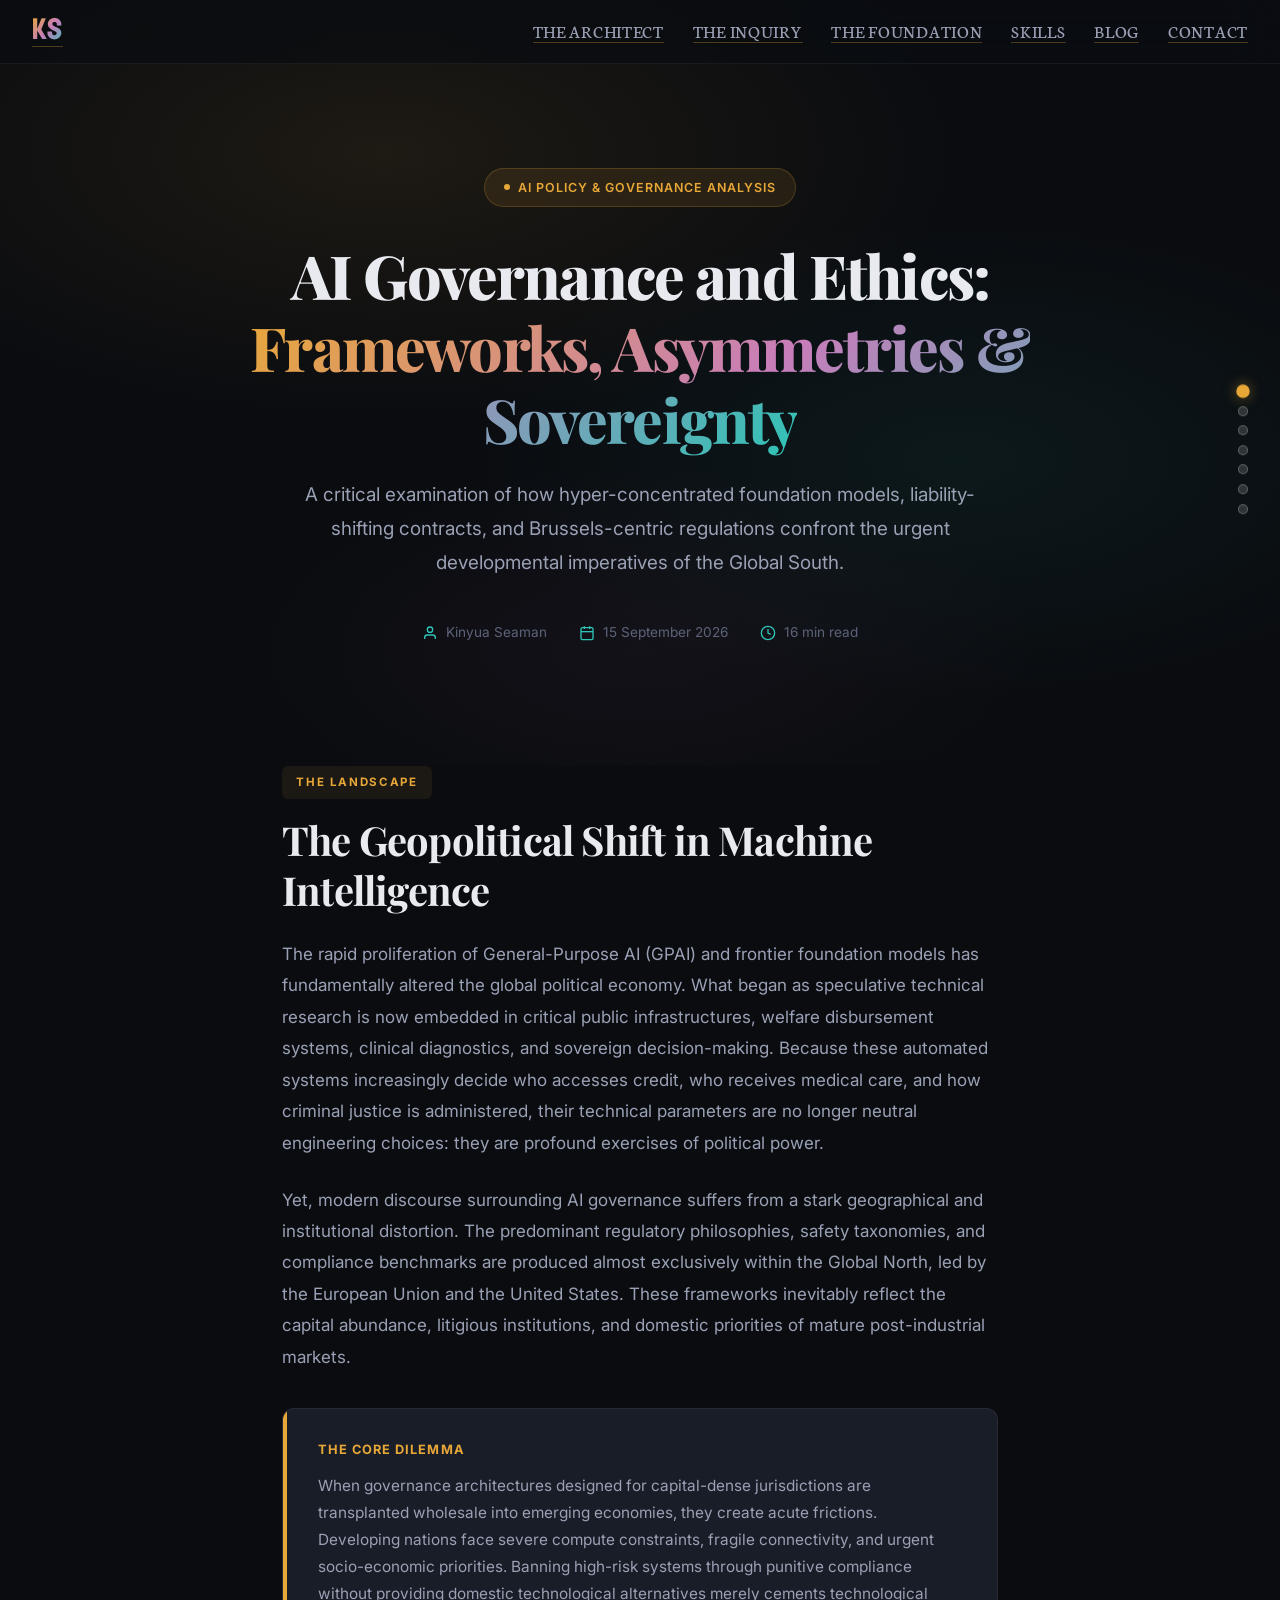
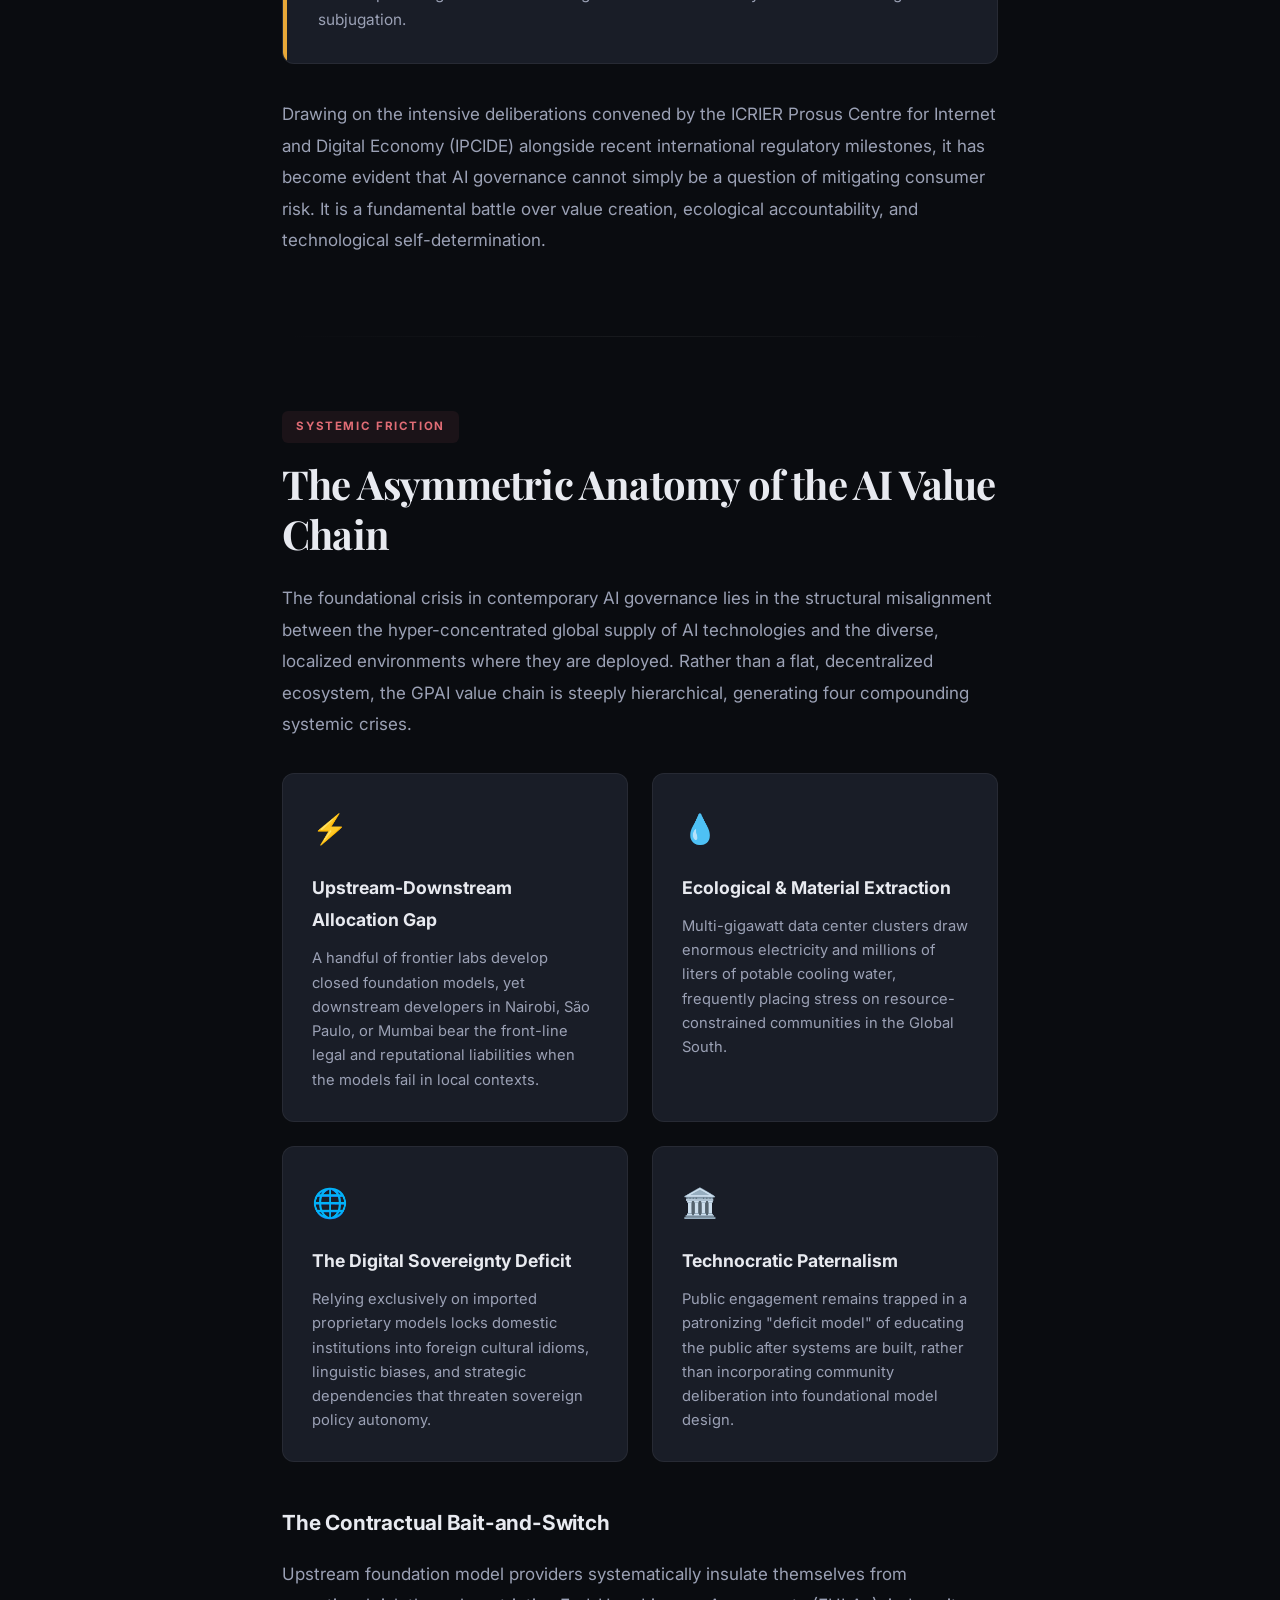
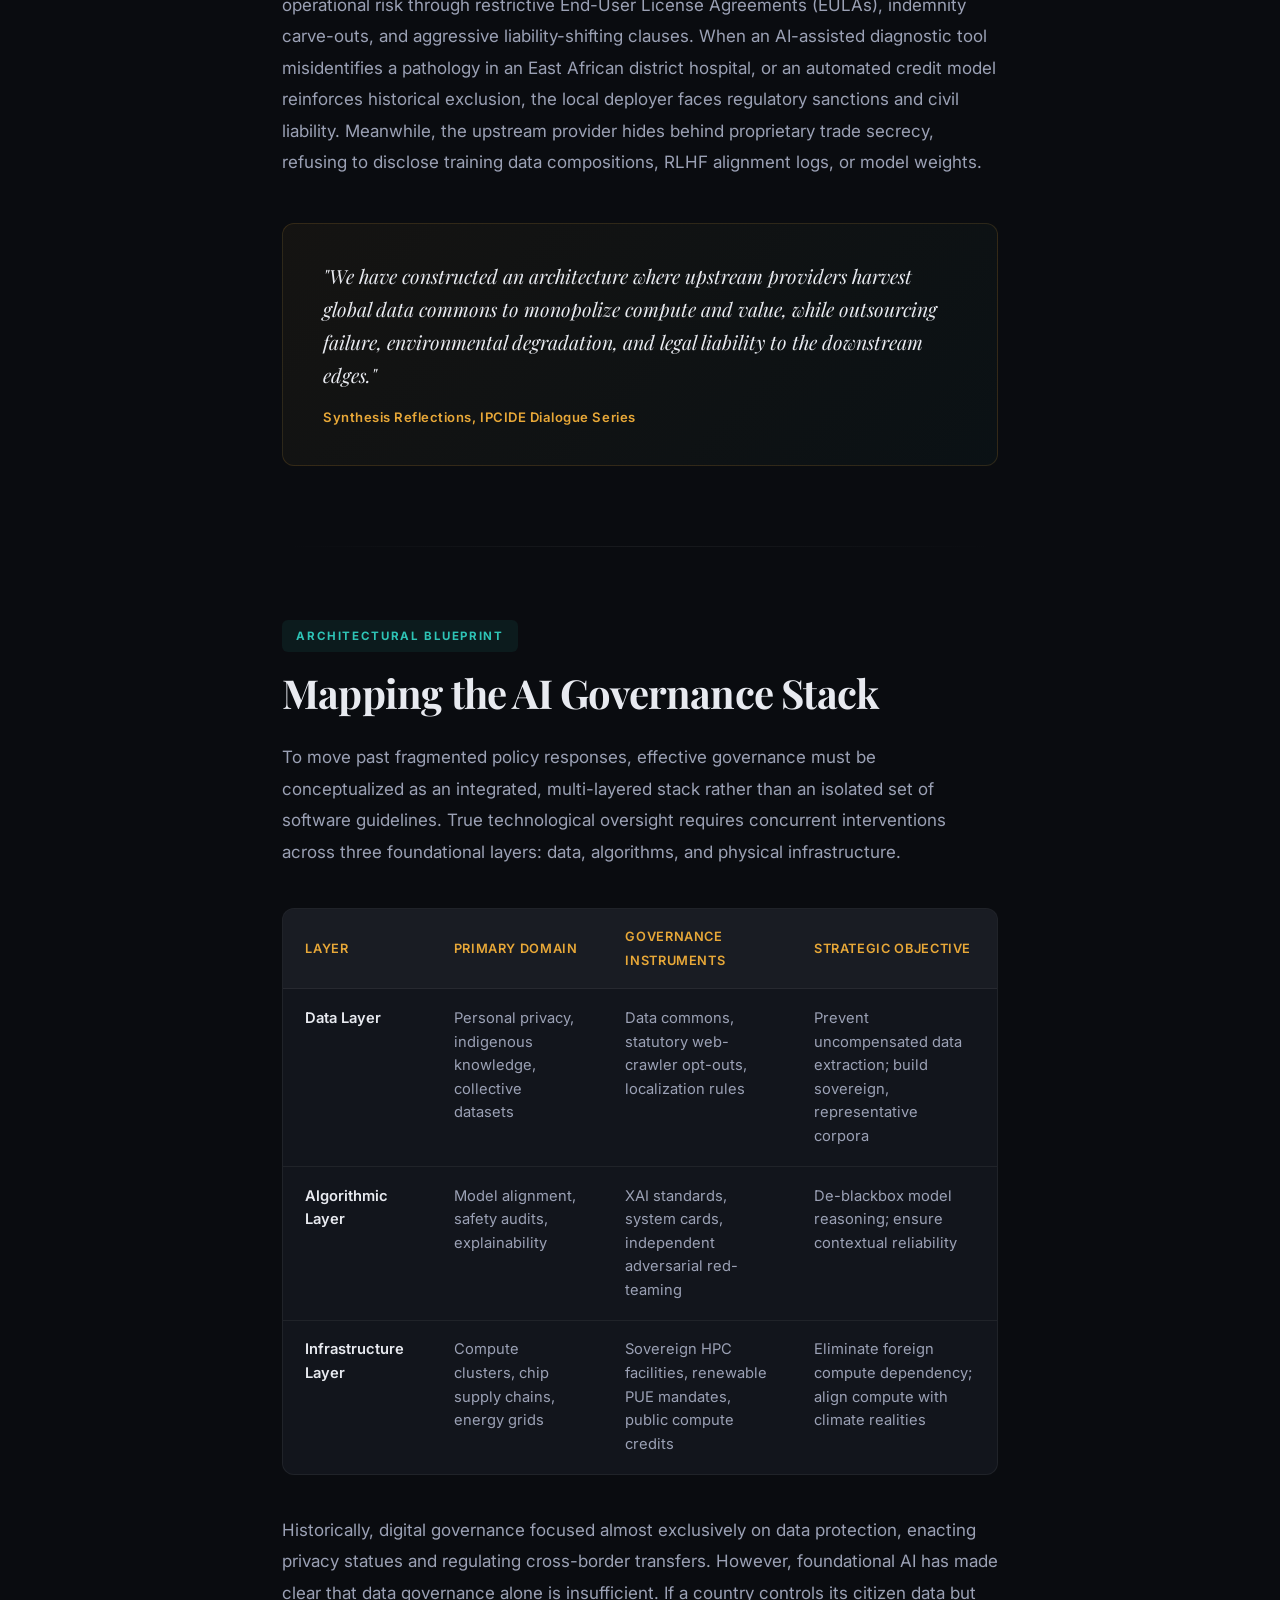
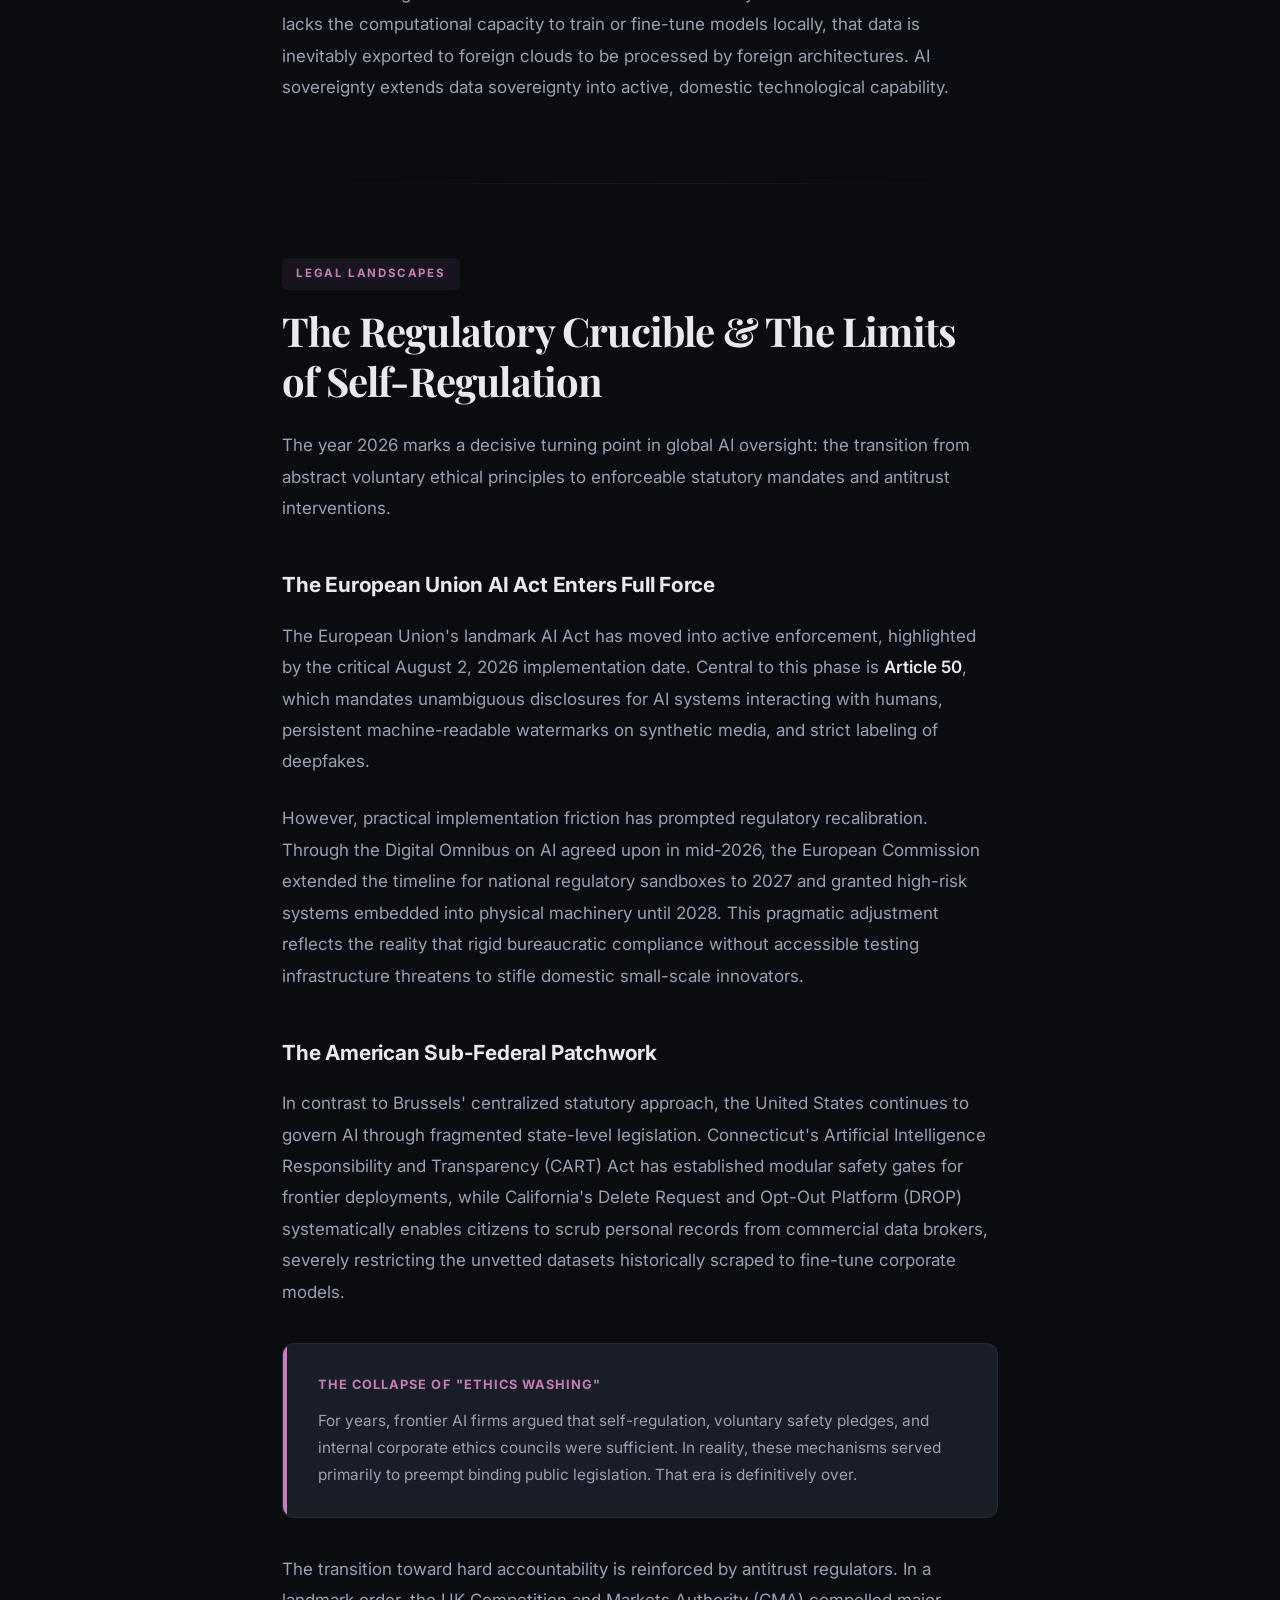
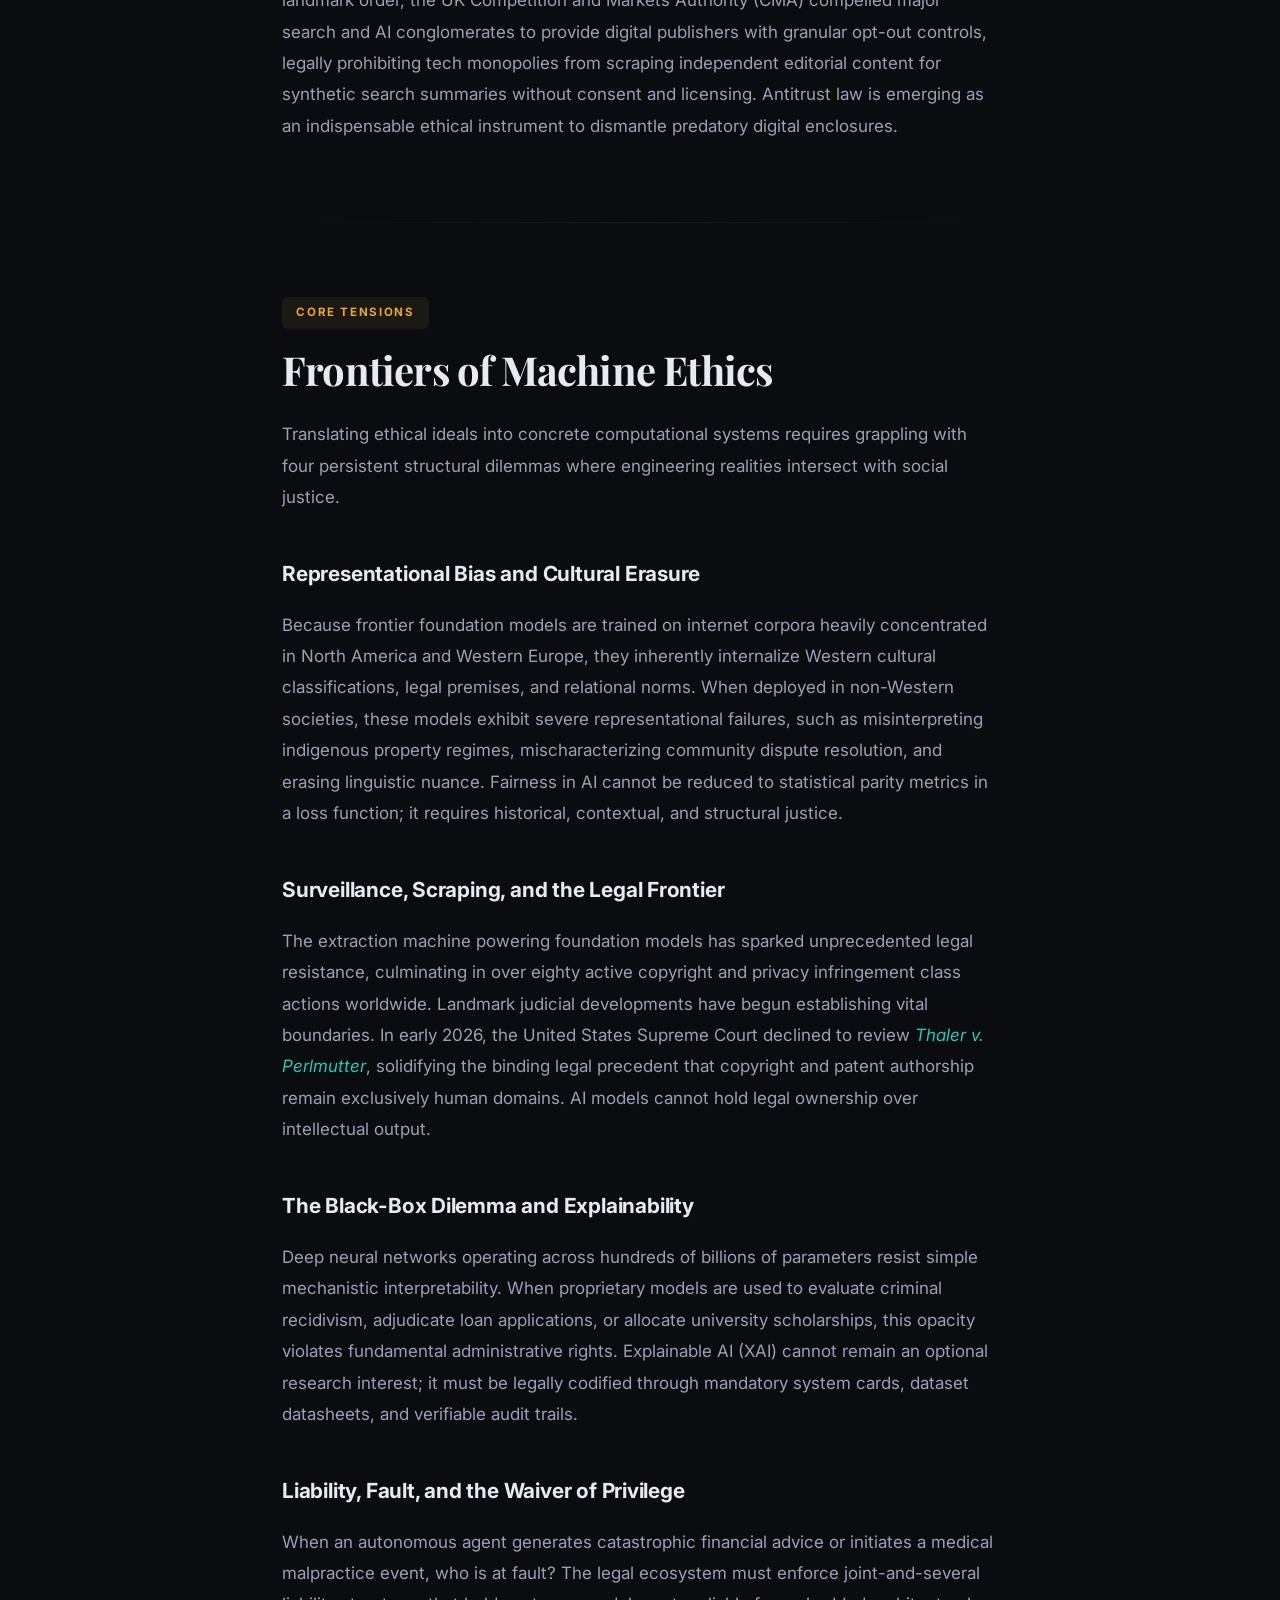
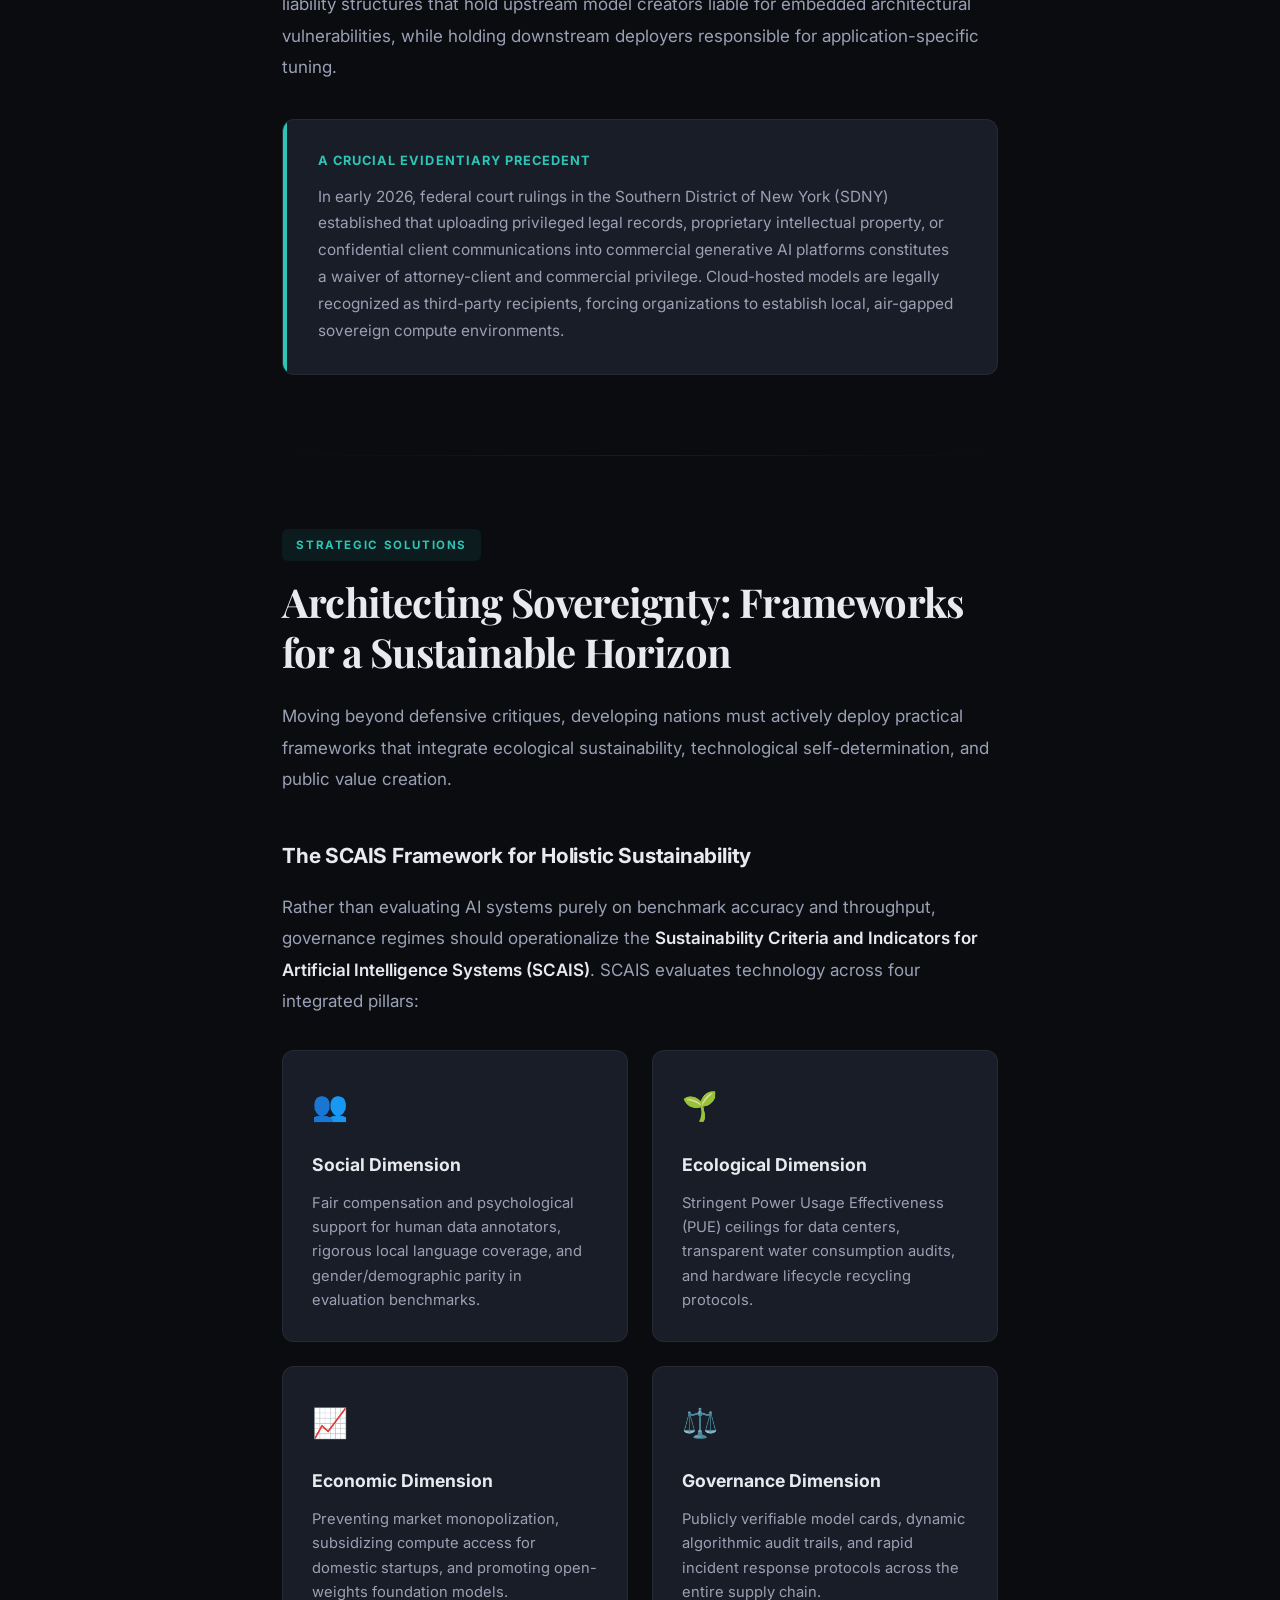
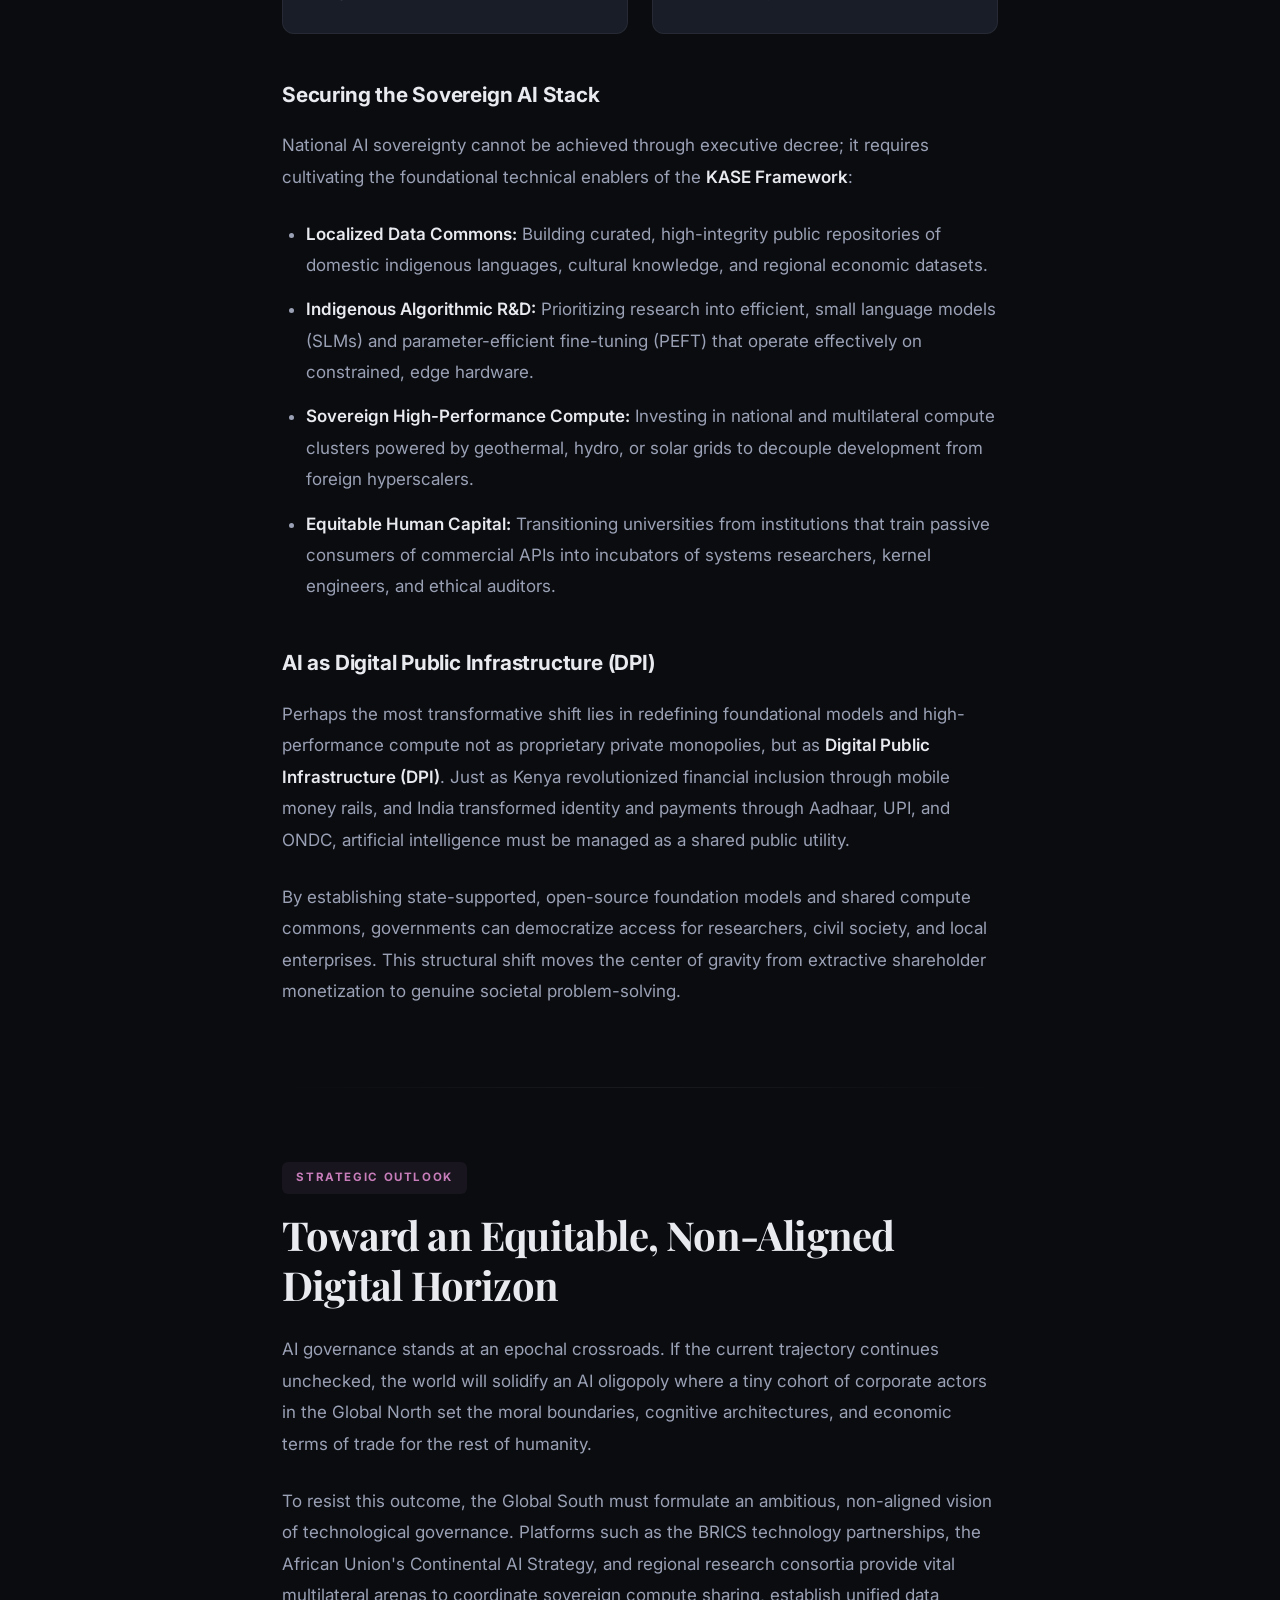
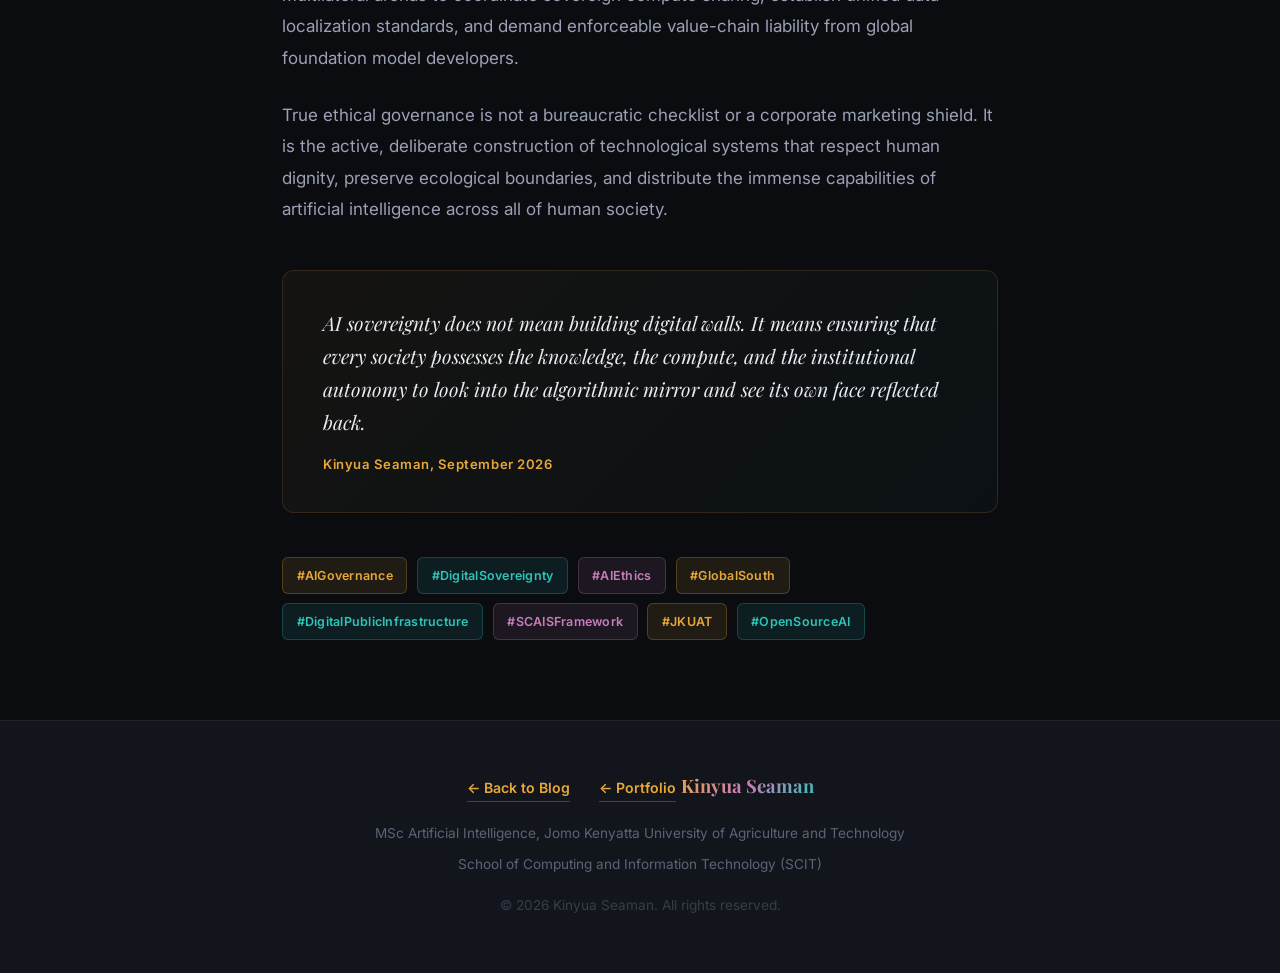
<file: blog/ai-governance-frameworks-and-challenges.html>
<!DOCTYPE html>
<html lang="en">
<head>
  <meta charset="UTF-8">
  <meta name="viewport" content="width=device-width, initial-scale=1.0">
  <meta name="description" content="AI Governance and Ethics: Frameworks, Asymmetries, and the Fight for Digital Sovereignty | by Kinyua Seaman. An in-depth exploration of the global AI regulatory landscape, value chain asymmetries, and sovereign technological strategies for the Global South.">

  <!-- Open Graph -->
  <meta property="og:type" content="article">
  <meta property="og:url" content="https://keseaman.github.io/blog/ai-governance-frameworks-and-challenges.html">
  <meta property="og:title" content="AI Governance and Ethics: Frameworks, Asymmetries, and the Fight for Digital Sovereignty">
  <meta property="og:description" content="An inquiry into global AI regulatory regimes, value chain imbalances, ecological costs, and the urgent imperative to treat artificial intelligence as Digital Public Infrastructure.">
  <meta property="og:image" content="https://keseaman.github.io/og-image.png">

  <title>AI Governance and Ethics: Frameworks and Challenges | Kinyua Seaman</title>
  <link rel="icon" href="data:image/svg+xml,<svg xmlns=%22http://www.w3.org/2000/svg%22 viewBox=%220 0 100 100%22><text y=%22.9em%22 font-size=%2290%22>⚖️</text></svg>">
  <link rel="preconnect" href="https://fonts.googleapis.com">
  <link rel="preconnect" href="https://fonts.gstatic.com" crossorigin>
  <link href="https://fonts.googleapis.com/css2?family=Inter:wght@300;400;500;600;700;800;900&family=Playfair+Display:ital,wght@0,600;0,700;0,800;1,600&family=JetBrains+Mono:wght@400;500&family=Neuton:ital,wght@0,200;0,300;0,400;0,700;0,800;1,400&display=swap" rel="stylesheet">

  <style>
    @font-face {
      font-family: 'Soria';
      src: url('../fonts/soria.woff2') format('woff2'),
           url('../fonts/soria.woff') format('woff'),
           url('../fonts/Soria-Bold.otf') format('opentype');
      font-weight: 400 800;
      font-style: normal;
      font-display: swap;
    }

    /* ─────────────────── DESIGN TOKENS ─────────────────── */
    :root {
      --clr-bg-deep: #0a0c10;
      --clr-bg-surface: #12151c;
      --clr-bg-card: #191d27;
      --clr-bg-elevated: #1f2433;

      --clr-accent-primary: #e8a838;
      --clr-accent-secondary: #2ec4b6;
      --clr-accent-tertiary: #c77dba;
      --clr-accent-danger: #e06c75;

      --clr-text-primary: #e8eaf0;
      --clr-text-secondary: #9ba1b5;
      --clr-text-muted: #5c6378;
      --clr-border: rgba(255,255,255,0.06);

      --grad-hero: linear-gradient(135deg, #e8a838 0%, #c77dba 50%, #2ec4b6 100%);

      --font-body: 'Inter', -apple-system, BlinkMacSystemFont, sans-serif;
      --font-display: 'Playfair Display', Georgia, serif;
      --font-mono: 'JetBrains Mono', monospace;
      --font-brand: 'Soria', serif;
      --font-nav: 'Neuton', serif;

      --content-width: 780px;
    }

    /* ─────────────────── RESET ─────────────────── */
    *, *::before, *::after { box-sizing: border-box; margin: 0; padding: 0; }
    html { scroll-behavior: smooth; scroll-padding-top: 80px; }
    body {
      font-family: var(--font-body);
      background: var(--clr-bg-deep);
      color: var(--clr-text-primary);
      line-height: 1.85;
      font-size: 17px;
      font-weight: 400;
      -webkit-font-smoothing: antialiased;
      overflow-x: hidden;
    }

    /* ─────────────────── READING PROGRESS BAR ─────────────────── */
    #progress-bar {
      position: fixed;
      top: 0; left: 0;
      width: 0%;
      height: 3px;
      background: var(--grad-hero);
      z-index: 9999;
      transition: width 0.1s linear;
      box-shadow: 0 0 12px rgba(232,168,56,0.5);
    }

    /* ─────────────────── NAVIGATION ─────────────────── */
    nav {
      position: fixed;
      top: 0; left: 0; right: 0;
      z-index: 1000;
      padding: 0 2rem;
      height: 64px;
      display: flex;
      align-items: center;
      justify-content: space-between;
      background: rgba(10,12,16,0.75);
      backdrop-filter: blur(20px) saturate(1.6);
      -webkit-backdrop-filter: blur(20px) saturate(1.6);
      border-bottom: 1px solid var(--clr-border);
      transition: box-shadow 0.35s ease;
    }
    nav.scrolled { box-shadow: 0 4px 30px rgba(0,0,0,0.4); }
    .nav-brand {
      font-family: var(--font-brand);
      font-size: 1.85rem;
      font-weight: 700;
      background: var(--grad-hero);
      -webkit-background-clip: text;
      -webkit-text-fill-color: transparent;
      background-clip: text;
      text-decoration: none;
      letter-spacing: 0.04em;
      line-height: 1;
    }
    .nav-links {
      list-style: none;
      display: flex;
      gap: 1.8rem;
      align-items: center;
    }
    .nav-links a {
      font-family: var(--font-nav);
      color: var(--clr-text-secondary);
      text-decoration: none;
      font-size: 1.12rem;
      font-weight: 400;
      letter-spacing: 0.04em;
      text-transform: uppercase;
      transition: color 0.25s ease;
      position: relative;
    }
    .nav-links a::after {
      content: '';
      position: absolute;
      bottom: -4px; left: 0;
      width: 0; height: 2px;
      background: var(--clr-accent-primary);
      transition: width 0.3s ease;
    }
    .nav-links a:hover { color: var(--clr-accent-primary); }
    .nav-links a:hover::after { width: 100%; }

    .nav-hamburger {
      display: none;
      background: none;
      border: none;
      cursor: pointer;
      padding: 6px;
      z-index: 1001;
      flex-direction: column;
      gap: 5px;
    }
    .nav-hamburger span {
      display: block;
      width: 24px;
      height: 2px;
      background: var(--clr-accent-primary);
      border-radius: 2px;
      transition: all 0.3s ease;
    }
    .nav-hamburger.active span:nth-child(1) { transform: rotate(45deg) translate(5px, 5px); }
    .nav-hamburger.active span:nth-child(2) { opacity: 0; }
    .nav-hamburger.active span:nth-child(3) { transform: rotate(-45deg) translate(5px, -5px); }

    @media (max-width: 768px) {
      .nav-hamburger { display: flex; }
      .nav-links {
        display: none;
        position: absolute;
        top: 100%; left: 0; right: 0;
        flex-direction: column;
        background: rgba(10,12,16,0.97);
        backdrop-filter: blur(20px);
        -webkit-backdrop-filter: blur(20px);
        padding: 1rem 2rem;
        gap: 0.5rem;
        border-bottom: 1px solid var(--clr-border);
        box-shadow: 0 8px 30px rgba(0,0,0,0.4);
      }
      .nav-links.open { display: flex; }
      .nav-links a {
        font-family: var(--font-nav);
        font-size: 1.15rem;
        padding: 0.6rem 0;
        border-bottom: 1px solid var(--clr-border);
      }
      .nav-links li:last-child a { border-bottom: none; }
    }

    /* ─────────────────── HERO ─────────────────── */
    .hero {
      position: relative;
      min-height: 85vh;
      display: flex;
      align-items: center;
      justify-content: center;
      text-align: center;
      padding: 7rem 2rem 4rem;
      overflow: hidden;
    }
    .hero::before {
      content: '';
      position: absolute;
      inset: 0;
      background:
        radial-gradient(ellipse 65% 50% at 30% 20%, rgba(232,168,56,0.09) 0%, transparent 70%),
        radial-gradient(ellipse 55% 45% at 75% 60%, rgba(46,196,182,0.07) 0%, transparent 70%),
        radial-gradient(ellipse 45% 35% at 50% 85%, rgba(199,125,186,0.05) 0%, transparent 70%);
      pointer-events: none;
    }
    .hero-content { position: relative; max-width: 920px; }
    .hero-tag {
      display: inline-flex;
      align-items: center;
      gap: 0.5rem;
      padding: 0.45rem 1.2rem;
      border-radius: 100px;
      background: rgba(232,168,56,0.1);
      border: 1px solid rgba(232,168,56,0.2);
      color: var(--clr-accent-primary);
      font-size: 0.78rem;
      font-weight: 600;
      letter-spacing: 0.08em;
      text-transform: uppercase;
      margin-bottom: 2rem;
      animation: fadeSlideUp 0.8s ease both;
    }
    .hero-tag .dot {
      width: 6px; height: 6px;
      border-radius: 50%;
      background: var(--clr-accent-primary);
      animation: pulse 2s ease infinite;
    }
    .hero h1 {
      font-family: var(--font-display);
      font-size: clamp(2.3rem, 5vw, 3.8rem);
      font-weight: 800;
      line-height: 1.18;
      letter-spacing: -0.03em;
      margin-bottom: 1.5rem;
      animation: fadeSlideUp 0.8s 0.15s ease both;
    }
    .hero h1 .gradient-text {
      background: var(--grad-hero);
      -webkit-background-clip: text;
      -webkit-text-fill-color: transparent;
      background-clip: text;
    }
    .hero-subtitle {
      font-size: 1.18rem;
      color: var(--clr-text-secondary);
      max-width: 680px;
      margin: 0 auto 2.5rem;
      line-height: 1.8;
      animation: fadeSlideUp 0.8s 0.3s ease both;
    }
    .hero-meta {
      display: flex;
      align-items: center;
      justify-content: center;
      gap: 2rem;
      flex-wrap: wrap;
      animation: fadeSlideUp 0.8s 0.45s ease both;
    }
    .hero-meta-item {
      display: flex;
      align-items: center;
      gap: 0.5rem;
      font-size: 0.85rem;
      color: var(--clr-text-muted);
    }
    .hero-meta-item svg {
      width: 16px; height: 16px;
      stroke: var(--clr-accent-secondary);
    }

    /* ─────────────────── FLOATING TOC ─────────────────── */
    .floating-toc {
      position: fixed;
      right: 2rem;
      top: 50%;
      transform: translateY(-50%);
      z-index: 100;
      display: flex;
      flex-direction: column;
      gap: 0.6rem;
    }
    .toc-dot {
      position: relative;
      width: 10px;
      height: 10px;
      border-radius: 50%;
      background: rgba(255,255,255,0.15);
      border: 1px solid rgba(255,255,255,0.25);
      cursor: pointer;
      transition: all 0.3s cubic-bezier(0.4, 0, 0.2, 1);
    }
    .toc-dot:hover, .toc-dot.active {
      background: var(--clr-accent-primary);
      border-color: var(--clr-accent-primary);
      transform: scale(1.35);
      box-shadow: 0 0 10px rgba(232,168,56,0.5);
    }
    .toc-dot .tooltip {
      position: absolute;
      right: 22px;
      top: 50%;
      transform: translateY(-50%) translateX(10px);
      white-space: nowrap;
      background: rgba(19, 23, 33, 0.95);
      backdrop-filter: blur(8px);
      border: 1px solid var(--clr-border);
      padding: 0.35rem 0.8rem;
      border-radius: 6px;
      font-size: 0.72rem;
      font-weight: 500;
      color: var(--clr-text-secondary);
      pointer-events: none;
      opacity: 0;
      transition: all 0.25s ease;
    }
    .toc-dot:hover .tooltip {
      opacity: 1;
      transform: translateY(-50%) translateX(0);
    }
    @media (max-width: 1200px) { .floating-toc { display: none; } }

    /* ─────────────────── MAIN ARTICLE ─────────────────── */
    .article-container {
      max-width: var(--content-width);
      margin: 0 auto;
      padding: 0 2rem;
    }
    .blog-section {
      margin-bottom: 5rem;
      opacity: 0;
      transform: translateY(30px);
      transition: opacity 0.7s ease, transform 0.7s ease;
    }
    .blog-section.visible { opacity: 1; transform: translateY(0); }

    .section-label {
      display: inline-flex;
      align-items: center;
      gap: 0.6rem;
      font-size: 0.72rem;
      font-weight: 700;
      letter-spacing: 0.14em;
      text-transform: uppercase;
      margin-bottom: 1rem;
      padding: 0.35rem 0.9rem;
      border-radius: 6px;
    }
    .section-label.gold { color: var(--clr-accent-primary); background: rgba(232,168,56,0.08); }
    .section-label.teal { color: var(--clr-accent-secondary); background: rgba(46,196,182,0.08); }
    .section-label.violet { color: var(--clr-accent-tertiary); background: rgba(199,125,186,0.08); }
    .section-label.red { color: var(--clr-accent-danger); background: rgba(224,108,117,0.08); }

    h2 {
      font-family: var(--font-display);
      font-size: clamp(1.8rem, 3.5vw, 2.5rem);
      font-weight: 700;
      line-height: 1.25;
      letter-spacing: -0.02em;
      margin-bottom: 1.5rem;
      color: var(--clr-text-primary);
    }
    h3 {
      font-size: 1.3rem;
      font-weight: 700;
      margin: 2.6rem 0 1rem;
      color: var(--clr-text-primary);
      letter-spacing: -0.01em;
    }
    p { margin-bottom: 1.6rem; color: var(--clr-text-secondary); }
    strong { color: var(--clr-text-primary); font-weight: 600; }
    em { font-style: italic; color: var(--clr-accent-secondary); }
    a { color: var(--clr-accent-primary); text-decoration: none; border-bottom: 1px solid rgba(232,168,56,0.3); transition: border-color 0.25s ease; }
    a:hover { border-color: var(--clr-accent-primary); }

    /* ─────────────────── CALLOUT ─────────────────── */
    .callout {
      position: relative;
      padding: 1.8rem 2.2rem;
      margin: 2.2rem 0;
      border-radius: 12px;
      background: var(--clr-bg-card);
      border: 1px solid var(--clr-border);
      overflow: hidden;
    }
    .callout::before { content: ''; position: absolute; top: 0; left: 0; width: 4px; height: 100%; }
    .callout.gold::before { background: var(--clr-accent-primary); }
    .callout.teal::before { background: var(--clr-accent-secondary); }
    .callout.violet::before { background: var(--clr-accent-tertiary); }
    .callout.red::before { background: var(--clr-accent-danger); }
    .callout-title { font-size: 0.8rem; font-weight: 700; letter-spacing: 0.08em; text-transform: uppercase; margin-bottom: 0.7rem; }
    .callout.gold .callout-title { color: var(--clr-accent-primary); }
    .callout.teal .callout-title { color: var(--clr-accent-secondary); }
    .callout.violet .callout-title { color: var(--clr-accent-tertiary); }
    .callout.red .callout-title { color: var(--clr-accent-danger); }
    .callout p { margin-bottom: 0; font-size: 0.96rem; line-height: 1.75; }

    /* ─────────────────── BLOCKQUOTE ─────────────────── */
    blockquote {
      position: relative;
      margin: 2.8rem 0;
      padding: 2.2rem 2.5rem;
      background: linear-gradient(135deg, rgba(232,168,56,0.05), rgba(46,196,182,0.03));
      border-radius: 12px;
      border: 1px solid rgba(232,168,56,0.15);
    }
    blockquote p {
      font-family: var(--font-display);
      font-size: 1.22rem;
      font-style: italic;
      color: var(--clr-text-primary);
      line-height: 1.7;
      margin-bottom: 0.8rem;
    }
    blockquote cite {
      display: block;
      font-size: 0.82rem;
      color: var(--clr-accent-primary);
      font-style: normal;
      font-weight: 600;
      letter-spacing: 0.04em;
    }

    /* ─────────────────── DATA CARDS & GRIDS ─────────────────── */
    .card-grid {
      display: grid;
      grid-template-columns: repeat(auto-fit, minmax(280px, 1fr));
      gap: 1.5rem;
      margin: 2rem 0;
    }
    .feature-card {
      background: var(--clr-bg-card);
      border: 1px solid var(--clr-border);
      border-radius: 12px;
      padding: 1.8rem;
      transition: transform 0.3s ease, border-color 0.3s ease;
    }
    .feature-card:hover {
      transform: translateY(-4px);
      border-color: rgba(232,168,56,0.3);
    }
    .feature-card-icon {
      font-size: 1.8rem;
      margin-bottom: 1rem;
      display: inline-block;
    }
    .feature-card h4 {
      font-size: 1.1rem;
      font-weight: 700;
      margin-bottom: 0.6rem;
      color: var(--clr-text-primary);
    }
    .feature-card p {
      font-size: 0.92rem;
      line-height: 1.65;
      color: var(--clr-text-secondary);
      margin-bottom: 0;
    }

    /* ─────────────────── COMPARISON TABLE ─────────────────── */
    .table-wrapper {
      overflow-x: auto;
      margin: 2.5rem 0;
      border-radius: 12px;
      border: 1px solid var(--clr-border);
      background: var(--clr-bg-surface);
    }
    table {
      width: 100%;
      border-collapse: collapse;
      font-size: 0.92rem;
      text-align: left;
    }
    thead {
      background: rgba(255,255,255,0.03);
      border-bottom: 1px solid var(--clr-border);
    }
    th {
      padding: 1rem 1.4rem;
      color: var(--clr-accent-primary);
      font-weight: 600;
      font-size: 0.8rem;
      letter-spacing: 0.05em;
      text-transform: uppercase;
    }
    td {
      padding: 1.1rem 1.4rem;
      border-bottom: 1px solid var(--clr-border);
      color: var(--clr-text-secondary);
      vertical-align: top;
      line-height: 1.6;
    }
    tr:last-child td { border-bottom: none; }
    tr:hover td { background: rgba(255,255,255,0.015); }
    td strong { color: var(--clr-text-primary); }

    /* ─────────────────── SECTION DIVIDER ─────────────────── */
    .section-divider {
      width: 100%;
      height: 1px;
      background: linear-gradient(90deg, transparent, var(--clr-border), transparent);
      margin: 4.5rem 0;
    }

    /* ─────────────────── TAGS ─────────────────── */
    .tag-list {
      list-style: none;
      display: flex;
      flex-wrap: wrap;
      gap: 0.6rem;
      margin: 2rem 0;
    }
    .tag-list li {
      font-size: 0.78rem;
      font-weight: 600;
      padding: 0.35rem 0.85rem;
      border-radius: 6px;
      letter-spacing: 0.02em;
    }
    .tag-list li.gold { background: rgba(232,168,56,0.1); color: var(--clr-accent-primary); border: 1px solid rgba(232,168,56,0.25); }
    .tag-list li.teal { background: rgba(46,196,182,0.1); color: var(--clr-accent-secondary); border: 1px solid rgba(46,196,182,0.25); }
    .tag-list li.violet { background: rgba(199,125,186,0.1); color: var(--clr-accent-tertiary); border: 1px solid rgba(199,125,186,0.25); }

    /* ─────────────────── FOOTER ─────────────────── */
    footer {
      padding: 3rem 2rem;
      text-align: center;
      border-top: 1px solid var(--clr-border);
      background: var(--clr-bg-surface);
      margin-top: 4rem;
    }
    footer p { font-size: 0.85rem; color: var(--clr-text-muted); margin-bottom: 0.4rem; }
    footer .footer-brand {
      font-family: var(--font-display);
      font-weight: 700;
      font-size: 1.15rem;
      background: var(--grad-hero);
      -webkit-background-clip: text;
      -webkit-text-fill-color: transparent;
      background-clip: text;
      margin-bottom: 0.8rem;
      display: inline-block;
    }
    .back-link {
      display: inline-flex;
      align-items: center;
      gap: 0.4rem;
      font-weight: 600;
      font-size: 0.88rem;
      color: var(--clr-accent-primary);
      text-decoration: none;
      margin-bottom: 1.2rem;
      transition: color 0.25s ease;
    }
    .back-link:hover { color: var(--clr-accent-secondary); }

    /* ─────────────────── ANIMATIONS ─────────────────── */
    @keyframes fadeSlideUp {
      from { opacity: 0; transform: translateY(25px); }
      to { opacity: 1; transform: translateY(0); }
    }
    @keyframes pulse {
      0%, 100% { opacity: 1; transform: scale(1); }
      50% { opacity: 0.4; transform: scale(0.85); }
    }
  </style>
</head>

<body>

<div id="progress-bar"></div>

<!-- Navigation -->
<nav id="main-nav">
  <a href="../index.html" class="nav-brand">KS</a>
  <button class="nav-hamburger" id="nav-hamburger" aria-label="Toggle navigation menu" aria-expanded="false">
    <span></span><span></span><span></span>
  </button>
  <ul class="nav-links" id="nav-links">
    <li><a href="../index.html#act-iii">The Architect</a></li>
    <li><a href="../index.html#act-ii">The Inquiry</a></li>
    <li><a href="../index.html#act-i">The Foundation</a></li>
    <li><a href="../index.html#skills">Skills</a></li>
    <li><a href="./">Blog</a></li>
    <li><a href="../index.html#contact">Contact</a></li>
  </ul>
</nav>

<!-- Floating Table of Contents -->
<div class="floating-toc" id="floating-toc">
  <div class="toc-dot active" data-target="geopolitical-shift">
    <span class="tooltip">The Geopolitical Shift</span>
  </div>
  <div class="toc-dot" data-target="value-chain-asymmetries">
    <span class="tooltip">Value Chain Asymmetries</span>
  </div>
  <div class="toc-dot" data-target="governance-stack">
    <span class="tooltip">The AI Governance Stack</span>
  </div>
  <div class="toc-dot" data-target="regulatory-crucible">
    <span class="tooltip">The Regulatory Crucible</span>
  </div>
  <div class="toc-dot" data-target="machine-ethics">
    <span class="tooltip">Frontiers of Machine Ethics</span>
  </div>
  <div class="toc-dot" data-target="architecting-sovereignty">
    <span class="tooltip">Architecting Sovereignty</span>
  </div>
  <div class="toc-dot" data-target="equitable-horizon">
    <span class="tooltip">The Non-Aligned Horizon</span>
  </div>
</div>

<!-- Hero -->
<header class="hero">
  <div class="hero-content">
    <div class="hero-tag">
      <span class="dot"></span>
      AI Policy & Governance Analysis
    </div>
    <h1>AI Governance and Ethics: <span class="gradient-text">Frameworks, Asymmetries & Sovereignty</span></h1>
    <p class="hero-subtitle">
      A critical examination of how hyper-concentrated foundation models, liability-shifting contracts, and Brussels-centric regulations confront the urgent developmental imperatives of the Global South.
    </p>
    <div class="hero-meta">
      <div class="hero-meta-item">
        <svg viewBox="0 0 24 24" fill="none" stroke-width="2"><path d="M20 21v-2a4 4 0 0 0-4-4H8a4 4 0 0 0-4 4v2"/><circle cx="12" cy="7" r="4"/></svg>
        <span>Kinyua Seaman</span>
      </div>
      <div class="hero-meta-item">
        <svg viewBox="0 0 24 24" fill="none" stroke-width="2"><rect x="3" y="4" width="18" height="18" rx="2" ry="2"/><line x1="16" y1="2" x2="16" y2="6"/><line x1="8" y1="2" x2="8" y2="6"/><line x1="3" y1="10" x2="21" y2="10"/></svg>
        <span>15 September 2026</span>
      </div>
      <div class="hero-meta-item">
        <svg viewBox="0 0 24 24" fill="none" stroke-width="2"><circle cx="12" cy="12" r="10"/><polyline points="12 6 12 12 16 14"/></svg>
        <span>16 min read</span>
      </div>
    </div>
  </div>
</header>

<!-- Main Article Content -->
<main class="article-container">

  <!-- Section 1 -->
  <section class="blog-section" id="geopolitical-shift">
    <div class="section-label gold">The Landscape</div>
    <h2>The Geopolitical Shift in Machine Intelligence</h2>
    <p>The rapid proliferation of General-Purpose AI (GPAI) and frontier foundation models has fundamentally altered the global political economy. What began as speculative technical research is now embedded in critical public infrastructures, welfare disbursement systems, clinical diagnostics, and sovereign decision-making. Because these automated systems increasingly decide who accesses credit, who receives medical care, and how criminal justice is administered, their technical parameters are no longer neutral engineering choices: they are profound exercises of political power.</p>
    
    <p>Yet, modern discourse surrounding AI governance suffers from a stark geographical and institutional distortion. The predominant regulatory philosophies, safety taxonomies, and compliance benchmarks are produced almost exclusively within the Global North, led by the European Union and the United States. These frameworks inevitably reflect the capital abundance, litigious institutions, and domestic priorities of mature post-industrial markets.</p>

    <div class="callout gold">
      <div class="callout-title">The Core Dilemma</div>
      <p>When governance architectures designed for capital-dense jurisdictions are transplanted wholesale into emerging economies, they create acute frictions. Developing nations face severe compute constraints, fragile connectivity, and urgent socio-economic priorities. Banning high-risk systems through punitive compliance without providing domestic technological alternatives merely cements technological subjugation.</p>
    </div>

    <p>Drawing on the intensive deliberations convened by the ICRIER Prosus Centre for Internet and Digital Economy (IPCIDE) alongside recent international regulatory milestones, it has become evident that AI governance cannot simply be a question of mitigating consumer risk. It is a fundamental battle over value creation, ecological accountability, and technological self-determination.</p>
  </section>

  <div class="section-divider"></div>

  <!-- Section 2 -->
  <section class="blog-section" id="value-chain-asymmetries">
    <div class="section-label red">Systemic Friction</div>
    <h2>The Asymmetric Anatomy of the AI Value Chain</h2>
    <p>The foundational crisis in contemporary AI governance lies in the structural misalignment between the hyper-concentrated global supply of AI technologies and the diverse, localized environments where they are deployed. Rather than a flat, decentralized ecosystem, the GPAI value chain is steeply hierarchical, generating four compounding systemic crises.</p>

    <div class="card-grid">
      <div class="feature-card">
        <span class="feature-card-icon">⚡</span>
        <h4>Upstream-Downstream Allocation Gap</h4>
        <p>A handful of frontier labs develop closed foundation models, yet downstream developers in Nairobi, São Paulo, or Mumbai bear the front-line legal and reputational liabilities when the models fail in local contexts.</p>
      </div>
      <div class="feature-card">
        <span class="feature-card-icon">💧</span>
        <h4>Ecological & Material Extraction</h4>
        <p>Multi-gigawatt data center clusters draw enormous electricity and millions of liters of potable cooling water, frequently placing stress on resource-constrained communities in the Global South.</p>
      </div>
      <div class="feature-card">
        <span class="feature-card-icon">🌐</span>
        <h4>The Digital Sovereignty Deficit</h4>
        <p>Relying exclusively on imported proprietary models locks domestic institutions into foreign cultural idioms, linguistic biases, and strategic dependencies that threaten sovereign policy autonomy.</p>
      </div>
      <div class="feature-card">
        <span class="feature-card-icon">🏛️</span>
        <h4>Technocratic Paternalism</h4>
        <p>Public engagement remains trapped in a patronizing "deficit model" of educating the public after systems are built, rather than incorporating community deliberation into foundational model design.</p>
      </div>
    </div>

    <h3>The Contractual Bait-and-Switch</h3>
    <p>Upstream foundation model providers systematically insulate themselves from operational risk through restrictive End-User License Agreements (EULAs), indemnity carve-outs, and aggressive liability-shifting clauses. When an AI-assisted diagnostic tool misidentifies a pathology in an East African district hospital, or an automated credit model reinforces historical exclusion, the local deployer faces regulatory sanctions and civil liability. Meanwhile, the upstream provider hides behind proprietary trade secrecy, refusing to disclose training data compositions, RLHF alignment logs, or model weights.</p>

    <blockquote>
      <p>"We have constructed an architecture where upstream providers harvest global data commons to monopolize compute and value, while outsourcing failure, environmental degradation, and legal liability to the downstream edges."</p>
      <cite>Synthesis Reflections, IPCIDE Dialogue Series</cite>
    </blockquote>
  </section>

  <div class="section-divider"></div>

  <!-- Section 3 -->
  <section class="blog-section" id="governance-stack">
    <div class="section-label teal">Architectural Blueprint</div>
    <h2>Mapping the AI Governance Stack</h2>
    <p>To move past fragmented policy responses, effective governance must be conceptualized as an integrated, multi-layered stack rather than an isolated set of software guidelines. True technological oversight requires concurrent interventions across three foundational layers: data, algorithms, and physical infrastructure.</p>

    <div class="table-wrapper">
      <table>
        <thead>
          <tr>
            <th>Layer</th>
            <th>Primary Domain</th>
            <th>Governance Instruments</th>
            <th>Strategic Objective</th>
          </tr>
        </thead>
        <tbody>
          <tr>
            <td><strong>Data Layer</strong></td>
            <td>Personal privacy, indigenous knowledge, collective datasets</td>
            <td>Data commons, statutory web-crawler opt-outs, localization rules</td>
            <td>Prevent uncompensated data extraction; build sovereign, representative corpora</td>
          </tr>
          <tr>
            <td><strong>Algorithmic Layer</strong></td>
            <td>Model alignment, safety audits, explainability</td>
            <td>XAI standards, system cards, independent adversarial red-teaming</td>
            <td>De-blackbox model reasoning; ensure contextual reliability</td>
          </tr>
          <tr>
            <td><strong>Infrastructure Layer</strong></td>
            <td>Compute clusters, chip supply chains, energy grids</td>
            <td>Sovereign HPC facilities, renewable PUE mandates, public compute credits</td>
            <td>Eliminate foreign compute dependency; align compute with climate realities</td>
          </tr>
        </tbody>
      </table>
    </div>

    <p>Historically, digital governance focused almost exclusively on data protection, enacting privacy statues and regulating cross-border transfers. However, foundational AI has made clear that data governance alone is insufficient. If a country controls its citizen data but lacks the computational capacity to train or fine-tune models locally, that data is inevitably exported to foreign clouds to be processed by foreign architectures. AI sovereignty extends data sovereignty into active, domestic technological capability.</p>
  </section>

  <div class="section-divider"></div>

  <!-- Section 4 -->
  <section class="blog-section" id="regulatory-crucible">
    <div class="section-label violet">Legal Landscapes</div>
    <h2>The Regulatory Crucible & The Limits of Self-Regulation</h2>
    <p>The year 2026 marks a decisive turning point in global AI oversight: the transition from abstract voluntary ethical principles to enforceable statutory mandates and antitrust interventions.</p>

    <h3>The European Union AI Act Enters Full Force</h3>
    <p>The European Union's landmark AI Act has moved into active enforcement, highlighted by the critical August 2, 2026 implementation date. Central to this phase is <strong>Article 50</strong>, which mandates unambiguous disclosures for AI systems interacting with humans, persistent machine-readable watermarks on synthetic media, and strict labeling of deepfakes.</p>

    <p>However, practical implementation friction has prompted regulatory recalibration. Through the Digital Omnibus on AI agreed upon in mid-2026, the European Commission extended the timeline for national regulatory sandboxes to 2027 and granted high-risk systems embedded into physical machinery until 2028. This pragmatic adjustment reflects the reality that rigid bureaucratic compliance without accessible testing infrastructure threatens to stifle domestic small-scale innovators.</p>

    <h3>The American Sub-Federal Patchwork</h3>
    <p>In contrast to Brussels' centralized statutory approach, the United States continues to govern AI through fragmented state-level legislation. Connecticut's Artificial Intelligence Responsibility and Transparency (CART) Act has established modular safety gates for frontier deployments, while California's Delete Request and Opt-Out Platform (DROP) systematically enables citizens to scrub personal records from commercial data brokers, severely restricting the unvetted datasets historically scraped to fine-tune corporate models.</p>

    <div class="callout violet">
      <div class="callout-title">The Collapse of "Ethics Washing"</div>
      <p>For years, frontier AI firms argued that self-regulation, voluntary safety pledges, and internal corporate ethics councils were sufficient. In reality, these mechanisms served primarily to preempt binding public legislation. That era is definitively over.</p>
    </div>

    <p>The transition toward hard accountability is reinforced by antitrust regulators. In a landmark order, the UK Competition and Markets Authority (CMA) compelled major search and AI conglomerates to provide digital publishers with granular opt-out controls, legally prohibiting tech monopolies from scraping independent editorial content for synthetic search summaries without consent and licensing. Antitrust law is emerging as an indispensable ethical instrument to dismantle predatory digital enclosures.</p>
  </section>

  <div class="section-divider"></div>

  <!-- Section 5 -->
  <section class="blog-section" id="machine-ethics">
    <div class="section-label gold">Core Tensions</div>
    <h2>Frontiers of Machine Ethics</h2>
    <p>Translating ethical ideals into concrete computational systems requires grappling with four persistent structural dilemmas where engineering realities intersect with social justice.</p>

    <h3>Representational Bias and Cultural Erasure</h3>
    <p>Because frontier foundation models are trained on internet corpora heavily concentrated in North America and Western Europe, they inherently internalize Western cultural classifications, legal premises, and relational norms. When deployed in non-Western societies, these models exhibit severe representational failures, such as misinterpreting indigenous property regimes, mischaracterizing community dispute resolution, and erasing linguistic nuance. Fairness in AI cannot be reduced to statistical parity metrics in a loss function; it requires historical, contextual, and structural justice.</p>

    <h3>Surveillance, Scraping, and the Legal Frontier</h3>
    <p>The extraction machine powering foundation models has sparked unprecedented legal resistance, culminating in over eighty active copyright and privacy infringement class actions worldwide. Landmark judicial developments have begun establishing vital boundaries. In early 2026, the United States Supreme Court declined to review <em>Thaler v. Perlmutter</em>, solidifying the binding legal precedent that copyright and patent authorship remain exclusively human domains. AI models cannot hold legal ownership over intellectual output.</p>

    <h3>The Black-Box Dilemma and Explainability</h3>
    <p>Deep neural networks operating across hundreds of billions of parameters resist simple mechanistic interpretability. When proprietary models are used to evaluate criminal recidivism, adjudicate loan applications, or allocate university scholarships, this opacity violates fundamental administrative rights. Explainable AI (XAI) cannot remain an optional research interest; it must be legally codified through mandatory system cards, dataset datasheets, and verifiable audit trails.</p>

    <h3>Liability, Fault, and the Waiver of Privilege</h3>
    <p>When an autonomous agent generates catastrophic financial advice or initiates a medical malpractice event, who is at fault? The legal ecosystem must enforce joint-and-several liability structures that hold upstream model creators liable for embedded architectural vulnerabilities, while holding downstream deployers responsible for application-specific tuning.</p>

    <div class="callout teal">
      <div class="callout-title">A Crucial Evidentiary Precedent</div>
      <p>In early 2026, federal court rulings in the Southern District of New York (SDNY) established that uploading privileged legal records, proprietary intellectual property, or confidential client communications into commercial generative AI platforms constitutes a waiver of attorney-client and commercial privilege. Cloud-hosted models are legally recognized as third-party recipients, forcing organizations to establish local, air-gapped sovereign compute environments.</p>
    </div>
  </section>

  <div class="section-divider"></div>

  <!-- Section 6 -->
  <section class="blog-section" id="architecting-sovereignty">
    <div class="section-label teal">Strategic Solutions</div>
    <h2>Architecting Sovereignty: Frameworks for a Sustainable Horizon</h2>
    <p>Moving beyond defensive critiques, developing nations must actively deploy practical frameworks that integrate ecological sustainability, technological self-determination, and public value creation.</p>

    <h3>The SCAIS Framework for Holistic Sustainability</h3>
    <p>Rather than evaluating AI systems purely on benchmark accuracy and throughput, governance regimes should operationalize the <strong>Sustainability Criteria and Indicators for Artificial Intelligence Systems (SCAIS)</strong>. SCAIS evaluates technology across four integrated pillars:</p>

    <div class="card-grid">
      <div class="feature-card">
        <span class="feature-card-icon">👥</span>
        <h4>Social Dimension</h4>
        <p>Fair compensation and psychological support for human data annotators, rigorous local language coverage, and gender/demographic parity in evaluation benchmarks.</p>
      </div>
      <div class="feature-card">
        <span class="feature-card-icon">🌱</span>
        <h4>Ecological Dimension</h4>
        <p>Stringent Power Usage Effectiveness (PUE) ceilings for data centers, transparent water consumption audits, and hardware lifecycle recycling protocols.</p>
      </div>
      <div class="feature-card">
        <span class="feature-card-icon">📈</span>
        <h4>Economic Dimension</h4>
        <p>Preventing market monopolization, subsidizing compute access for domestic startups, and promoting open-weights foundation models.</p>
      </div>
      <div class="feature-card">
        <span class="feature-card-icon">⚖️</span>
        <h4>Governance Dimension</h4>
        <p>Publicly verifiable model cards, dynamic algorithmic audit trails, and rapid incident response protocols across the entire supply chain.</p>
      </div>
    </div>

    <h3>Securing the Sovereign AI Stack</h3>
    <p>National AI sovereignty cannot be achieved through executive decree; it requires cultivating the foundational technical enablers of the <strong>KASE Framework</strong>:</p>
    <ul style="padding-left: 1.5rem; margin-bottom: 2rem; color: var(--clr-text-secondary);">
      <li style="margin-bottom: 0.8rem;"><strong style="color: var(--clr-text-primary);">Localized Data Commons:</strong> Building curated, high-integrity public repositories of domestic indigenous languages, cultural knowledge, and regional economic datasets.</li>
      <li style="margin-bottom: 0.8rem;"><strong style="color: var(--clr-text-primary);">Indigenous Algorithmic R&D:</strong> Prioritizing research into efficient, small language models (SLMs) and parameter-efficient fine-tuning (PEFT) that operate effectively on constrained, edge hardware.</li>
      <li style="margin-bottom: 0.8rem;"><strong style="color: var(--clr-text-primary);">Sovereign High-Performance Compute:</strong> Investing in national and multilateral compute clusters powered by geothermal, hydro, or solar grids to decouple development from foreign hyperscalers.</li>
      <li style="margin-bottom: 0.8rem;"><strong style="color: var(--clr-text-primary);">Equitable Human Capital:</strong> Transitioning universities from institutions that train passive consumers of commercial APIs into incubators of systems researchers, kernel engineers, and ethical auditors.</li>
    </ul>

    <h3>AI as Digital Public Infrastructure (DPI)</h3>
    <p>Perhaps the most transformative shift lies in redefining foundational models and high-performance compute not as proprietary private monopolies, but as <strong>Digital Public Infrastructure (DPI)</strong>. Just as Kenya revolutionized financial inclusion through mobile money rails, and India transformed identity and payments through Aadhaar, UPI, and ONDC, artificial intelligence must be managed as a shared public utility.</p>

    <p>By establishing state-supported, open-source foundation models and shared compute commons, governments can democratize access for researchers, civil society, and local enterprises. This structural shift moves the center of gravity from extractive shareholder monetization to genuine societal problem-solving.</p>
  </section>

  <div class="section-divider"></div>

  <!-- Section 7 -->
  <section class="blog-section" id="equitable-horizon">
    <div class="section-label violet">Strategic Outlook</div>
    <h2>Toward an Equitable, Non-Aligned Digital Horizon</h2>
    <p>AI governance stands at an epochal crossroads. If the current trajectory continues unchecked, the world will solidify an AI oligopoly where a tiny cohort of corporate actors in the Global North set the moral boundaries, cognitive architectures, and economic terms of trade for the rest of humanity.</p>

    <p>To resist this outcome, the Global South must formulate an ambitious, non-aligned vision of technological governance. Platforms such as the BRICS technology partnerships, the African Union's Continental AI Strategy, and regional research consortia provide vital multilateral arenas to coordinate sovereign compute sharing, establish unified data localization standards, and demand enforceable value-chain liability from global foundation model developers.</p>

    <p>True ethical governance is not a bureaucratic checklist or a corporate marketing shield. It is the active, deliberate construction of technological systems that respect human dignity, preserve ecological boundaries, and distribute the immense capabilities of artificial intelligence across all of human society.</p>

    <blockquote>
      <p>AI sovereignty does not mean building digital walls. It means ensuring that every society possesses the knowledge, the compute, and the institutional autonomy to look into the algorithmic mirror and see its own face reflected back.</p>
      <cite>Kinyua Seaman, September 2026</cite>
    </blockquote>

    <ul class="tag-list" style="margin-top: 2.5rem;">
      <li class="gold">#AIGovernance</li>
      <li class="teal">#DigitalSovereignty</li>
      <li class="violet">#AIEthics</li>
      <li class="gold">#GlobalSouth</li>
      <li class="teal">#DigitalPublicInfrastructure</li>
      <li class="violet">#SCAISFramework</li>
      <li class="gold">#JKUAT</li>
      <li class="teal">#OpenSourceAI</li>
    </ul>
  </section>

</main>

<!-- Footer -->
<footer>
  <a href="./" class="back-link">← Back to Blog</a>
  <a href="../index.html" class="back-link" style="margin-left: 1.5rem;">← Portfolio</a>
  <div class="footer-brand">Kinyua Seaman</div>
  <p>MSc Artificial Intelligence, Jomo Kenyatta University of Agriculture and Technology</p>
  <p>School of Computing and Information Technology (SCIT)</p>
  <p style="margin-top: 1rem; opacity: 0.5;">© 2026 Kinyua Seaman. All rights reserved.</p>
</footer>

<script>
(function() {
  'use strict';

  // Reading progress bar
  const progressBar = document.getElementById('progress-bar');
  function updateProgress() {
    const scrollTop = window.scrollY;
    const docHeight = document.documentElement.scrollHeight - window.innerHeight;
    progressBar.style.width = (docHeight > 0 ? (scrollTop / docHeight) * 100 : 0) + '%';
  }

  // Navigation scroll styling
  const nav = document.getElementById('main-nav');
  function updateNav() {
    nav.classList.toggle('scrolled', window.scrollY > 50);
  }

  // Scroll reveal observer
  const sections = document.querySelectorAll('.blog-section');
  const observer = new IntersectionObserver((entries) => {
    entries.forEach(entry => {
      if (entry.isIntersecting) {
        entry.target.classList.add('visible');
      }
    });
  }, { rootMargin: '0px 0px -80px 0px', threshold: 0.08 });
  sections.forEach(s => observer.observe(s));

  // Floating Table of Contents active dot tracker
  const tocDots = document.querySelectorAll('.toc-dot');
  const tocTargets = [];
  tocDots.forEach(dot => {
    const el = document.getElementById(dot.getAttribute('data-target'));
    if (el) {
      tocTargets.push({ dot, el });
      dot.addEventListener('click', () => {
        el.scrollIntoView({ behavior: 'smooth' });
      });
    }
  });

  function updateToc() {
    let active = tocTargets[0];
    const scrollY = window.scrollY + window.innerHeight * 0.35;
    tocTargets.forEach(t => {
      if (t.el.offsetTop <= scrollY) {
        active = t;
      }
    });
    tocTargets.forEach(t => {
      t.dot.classList.toggle('active', t === active);
    });
  }

  // Scroll event throttle
  let ticking = false;
  window.addEventListener('scroll', () => {
    if (!ticking) {
      requestAnimationFrame(() => {
        updateProgress();
        updateNav();
        updateToc();
        ticking = false;
      });
      ticking = true;
    }
  }, { passive: true });

  updateProgress();
  updateNav();
  updateToc();

  // Mobile hamburger menu
  const hamburger = document.getElementById('nav-hamburger');
  const navLinks = document.getElementById('nav-links');
  if (hamburger && navLinks) {
    hamburger.addEventListener('click', () => {
      const isOpen = navLinks.classList.toggle('open');
      hamburger.classList.toggle('active');
      hamburger.setAttribute('aria-expanded', isOpen);
    });
    navLinks.querySelectorAll('a').forEach(link => {
      link.addEventListener('click', () => {
        navLinks.classList.remove('open');
        hamburger.classList.remove('active');
        hamburger.setAttribute('aria-expanded', 'false');
      });
    });
  }
})();
</script>

</body>
</html>
</file>
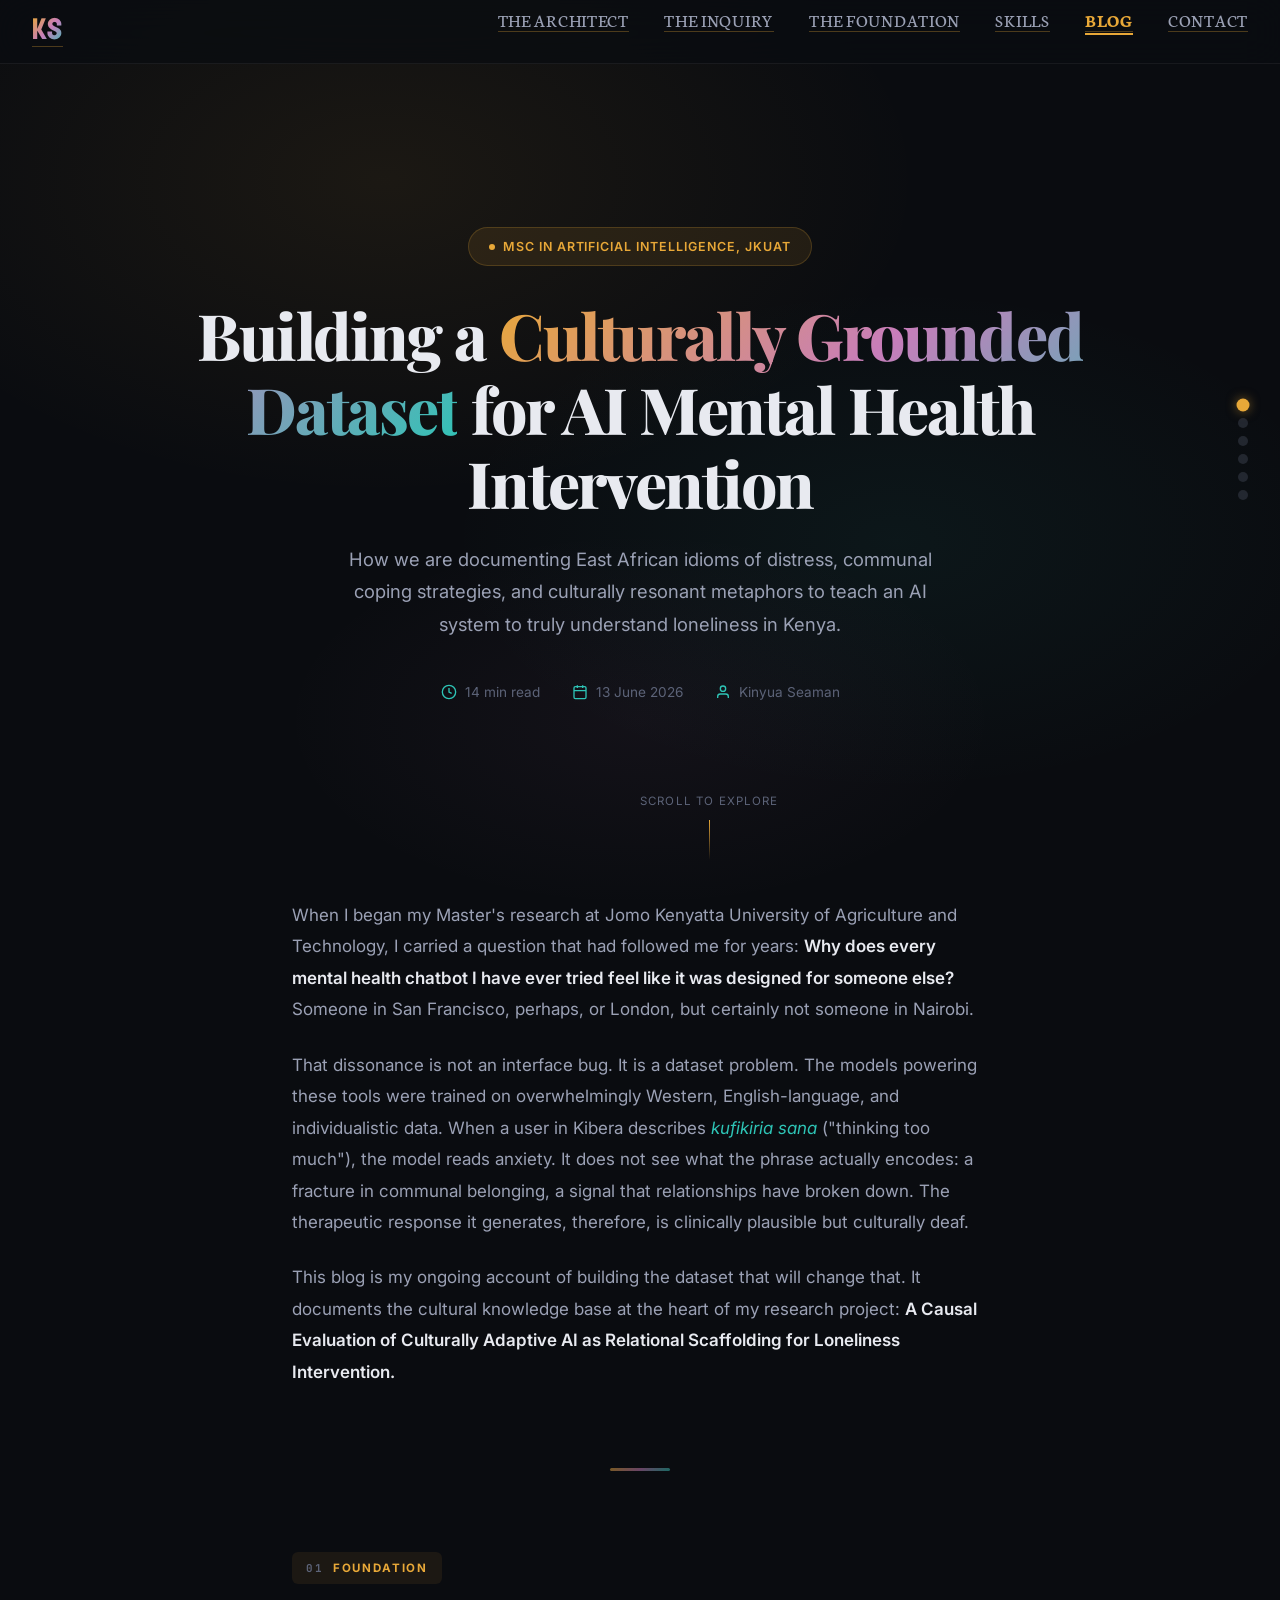
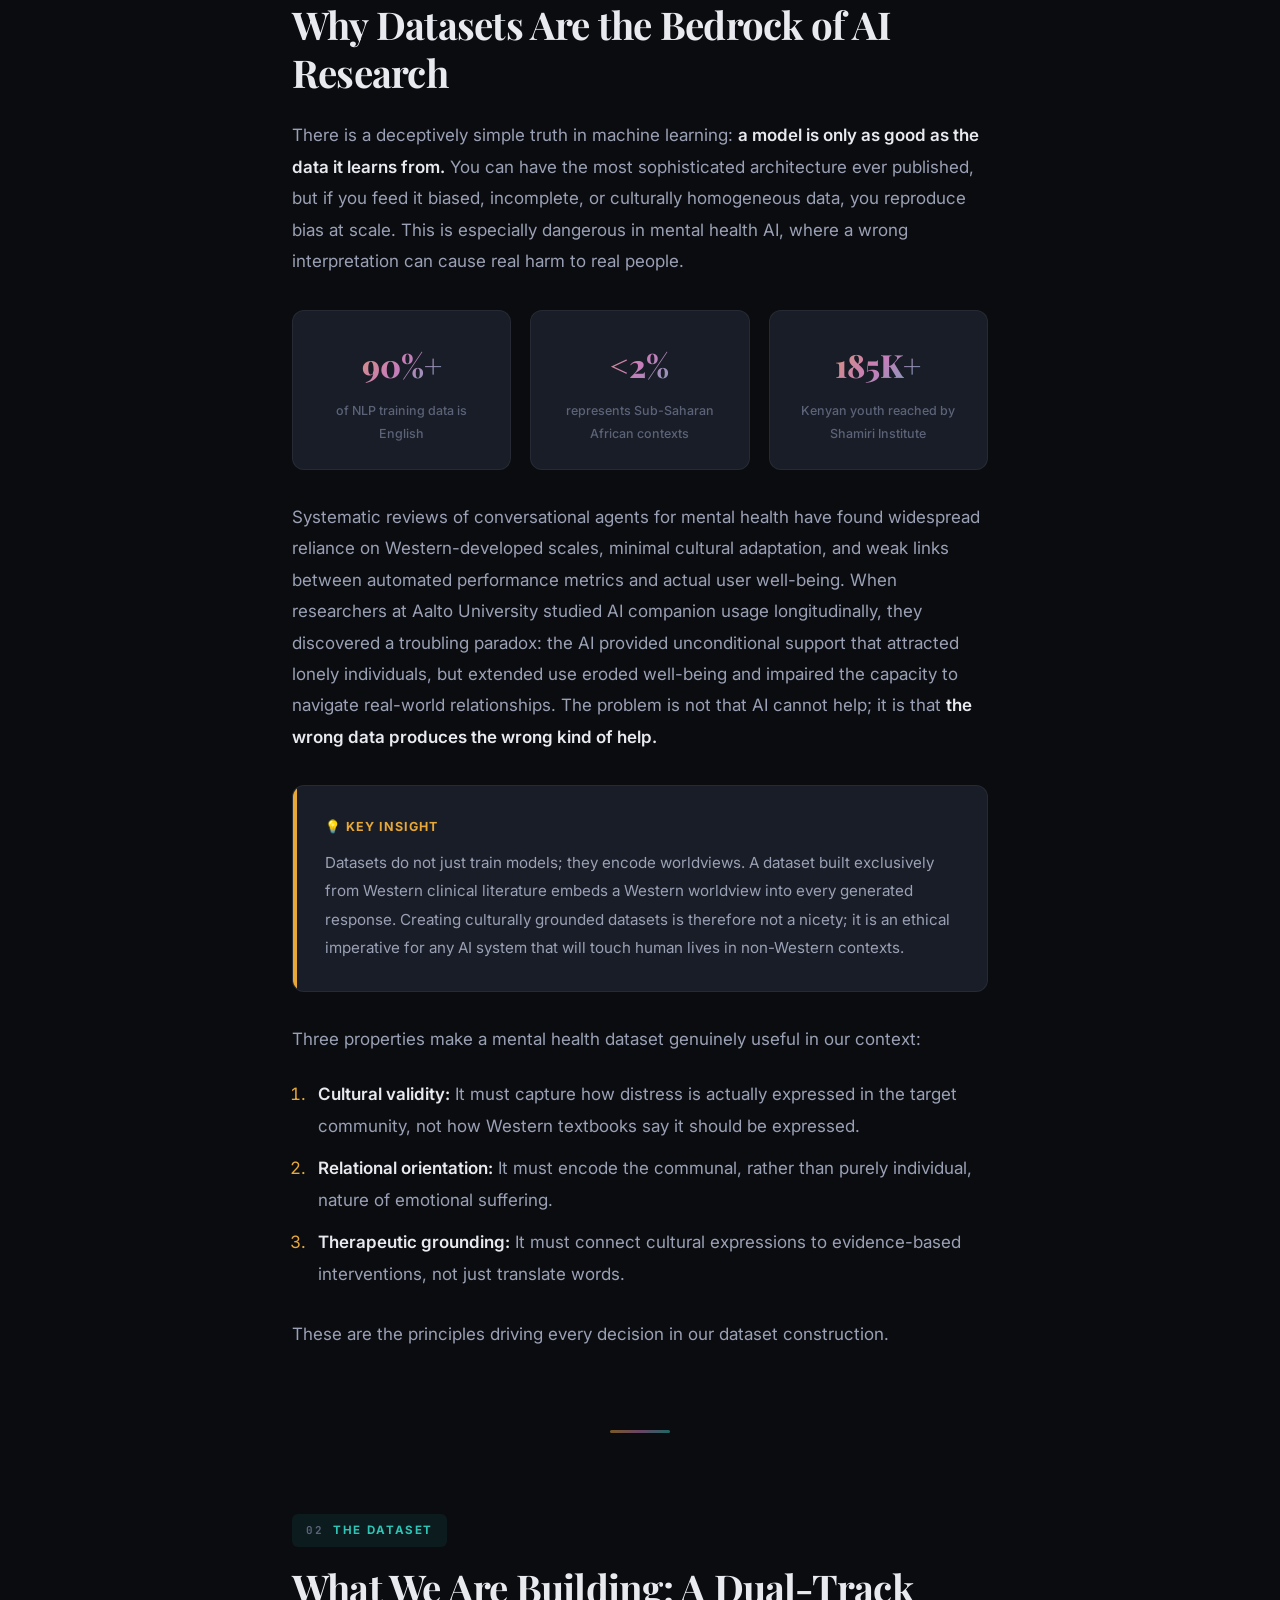
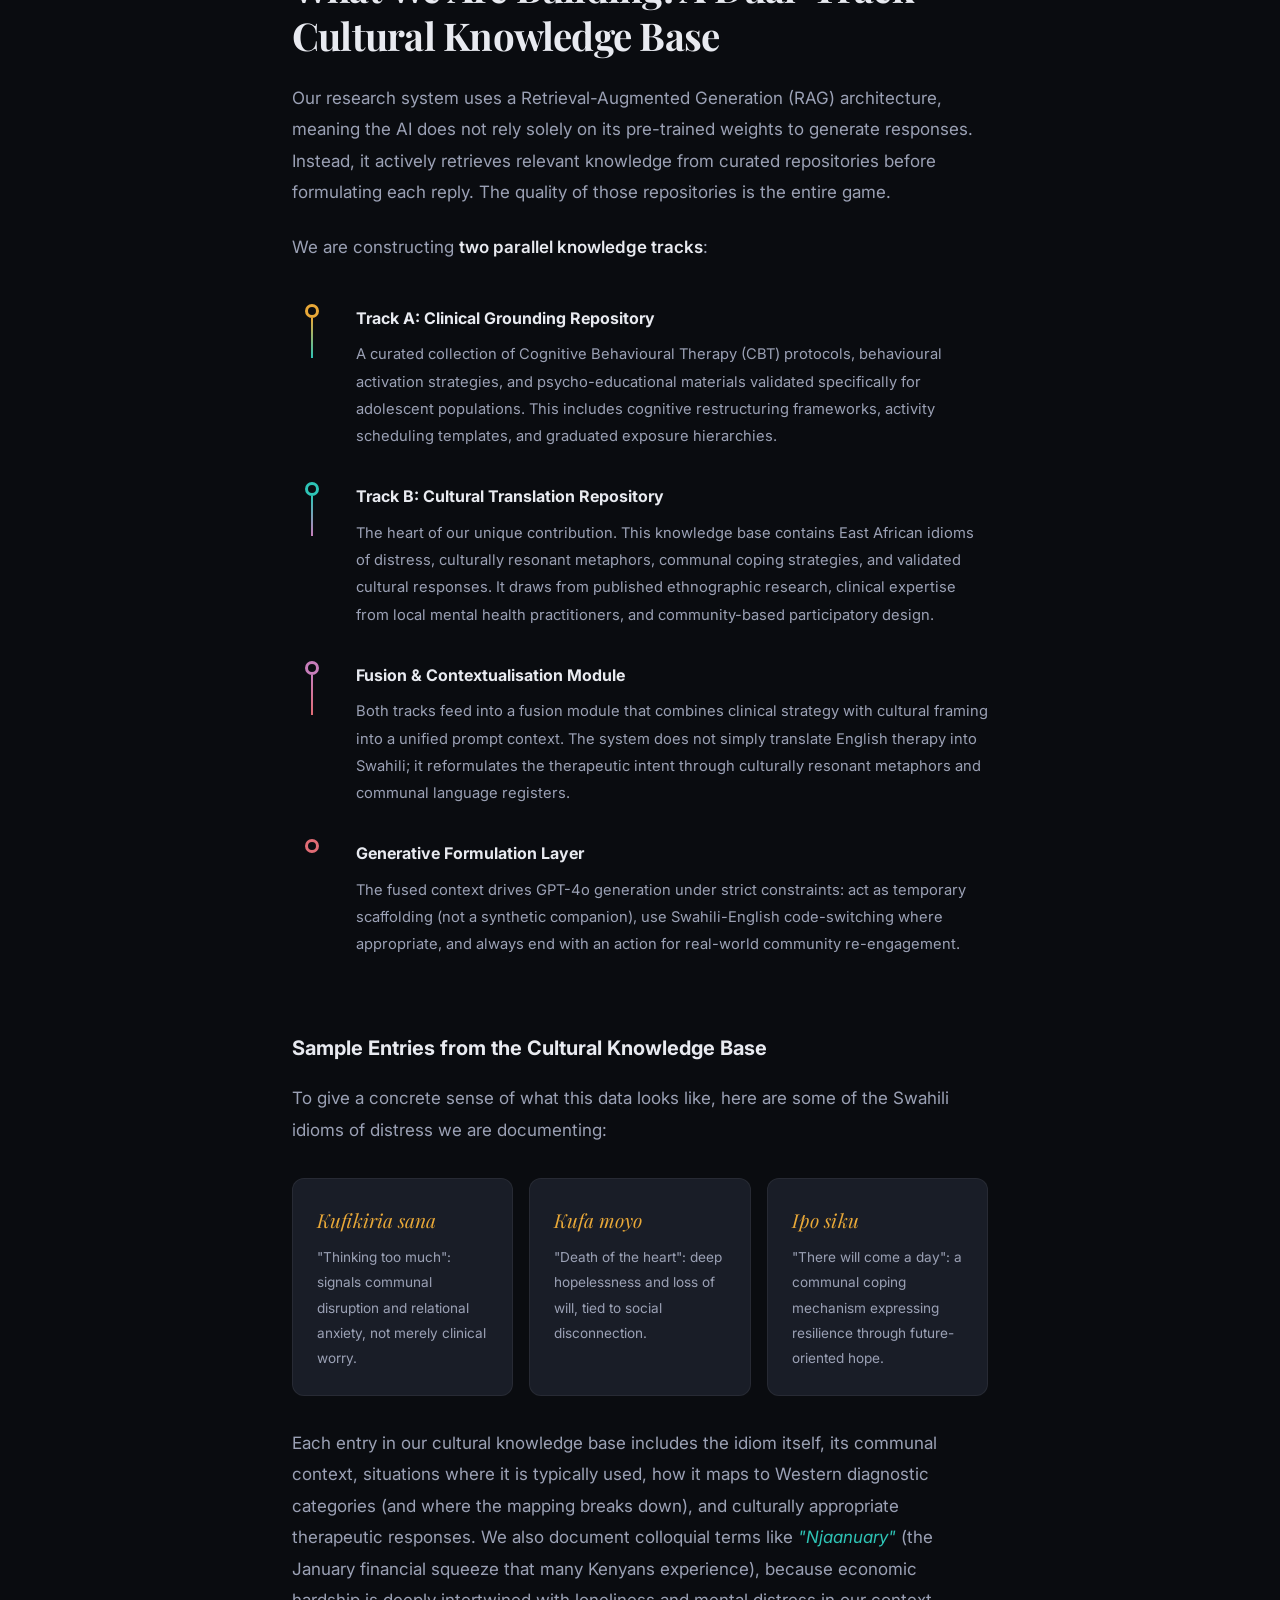
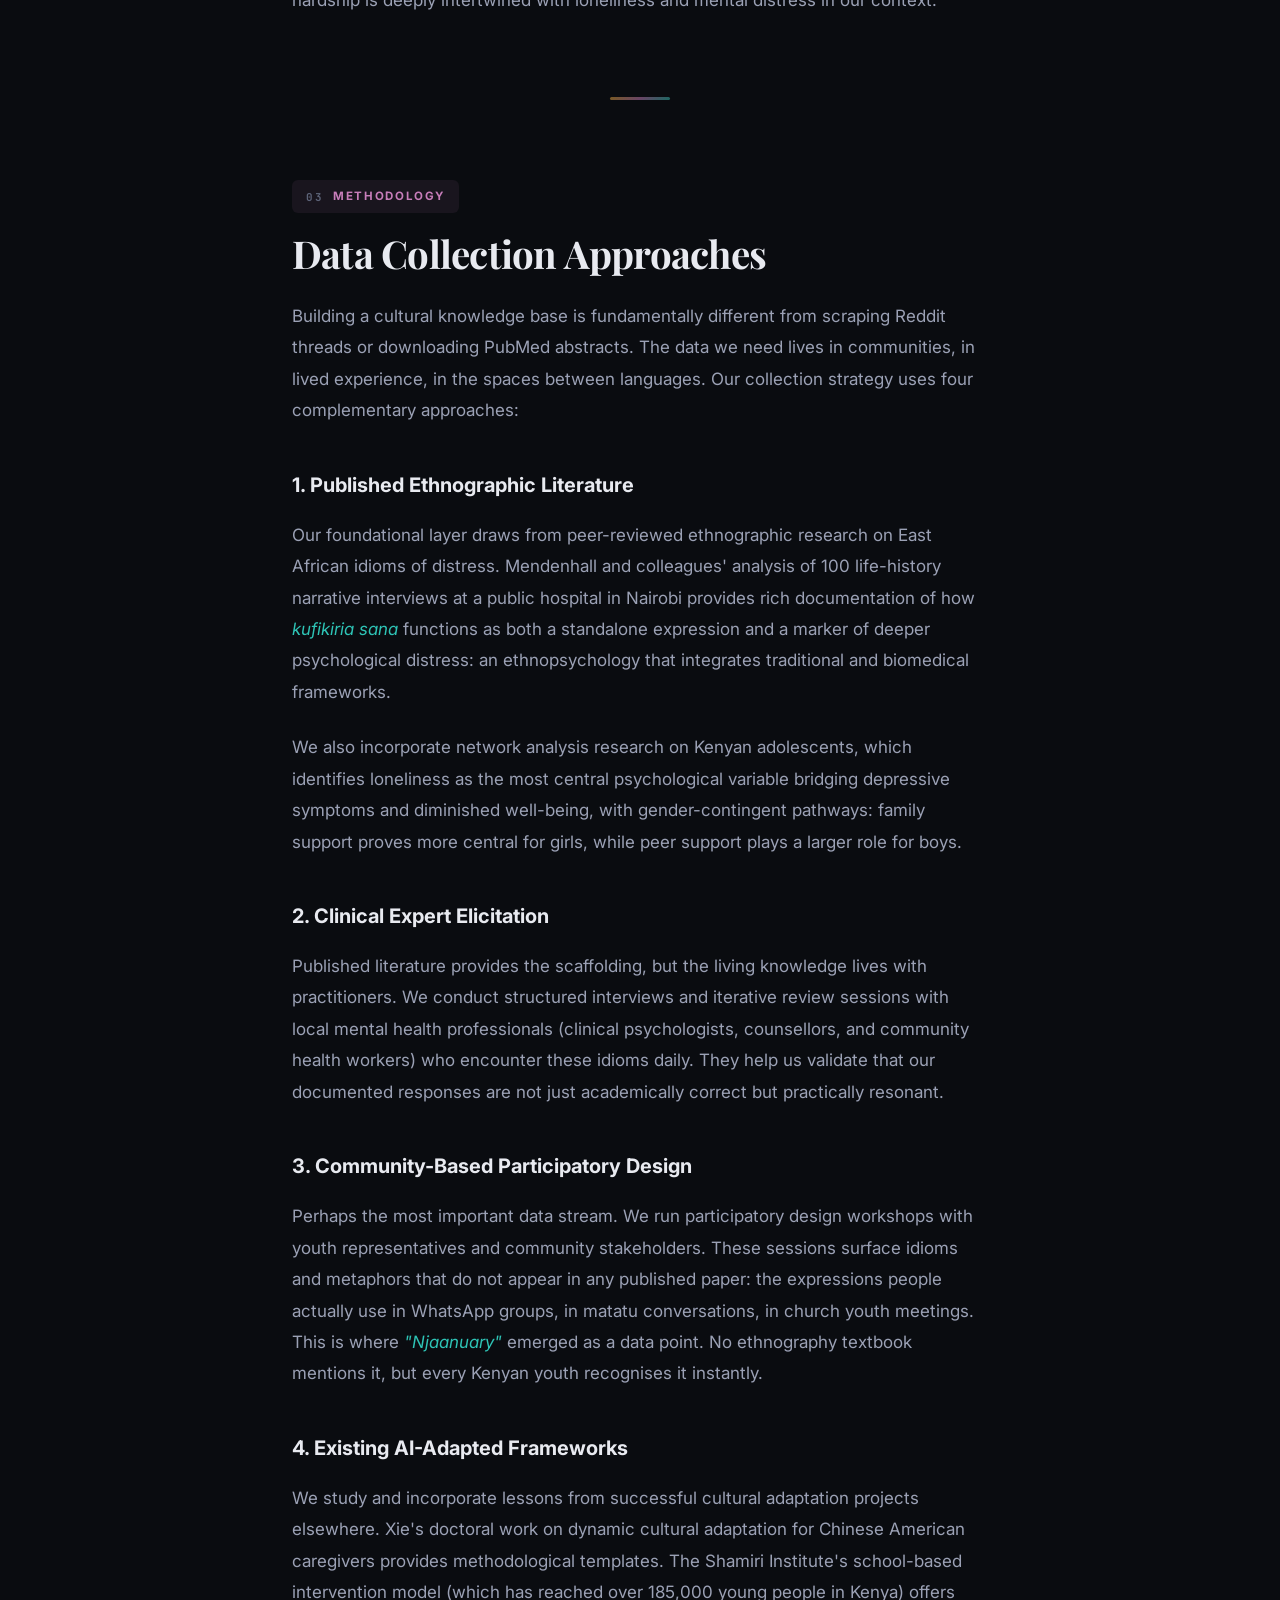
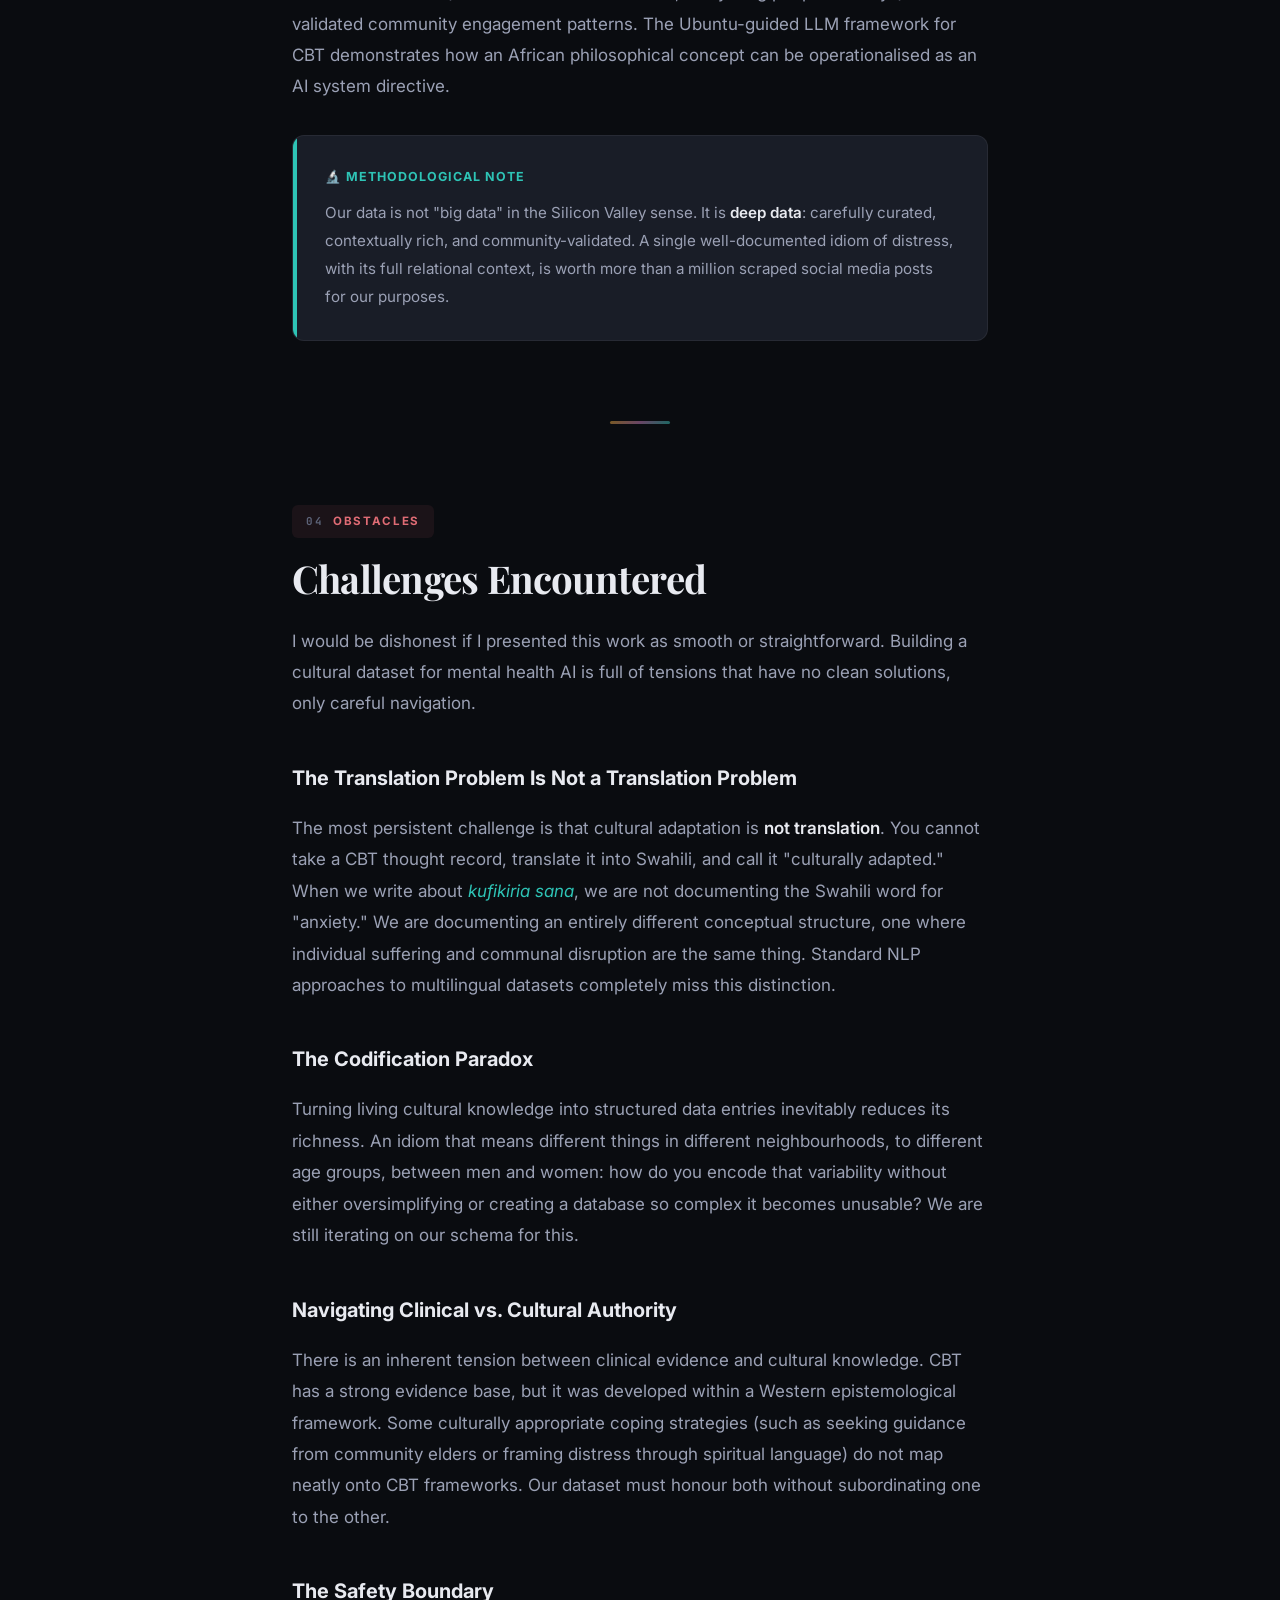
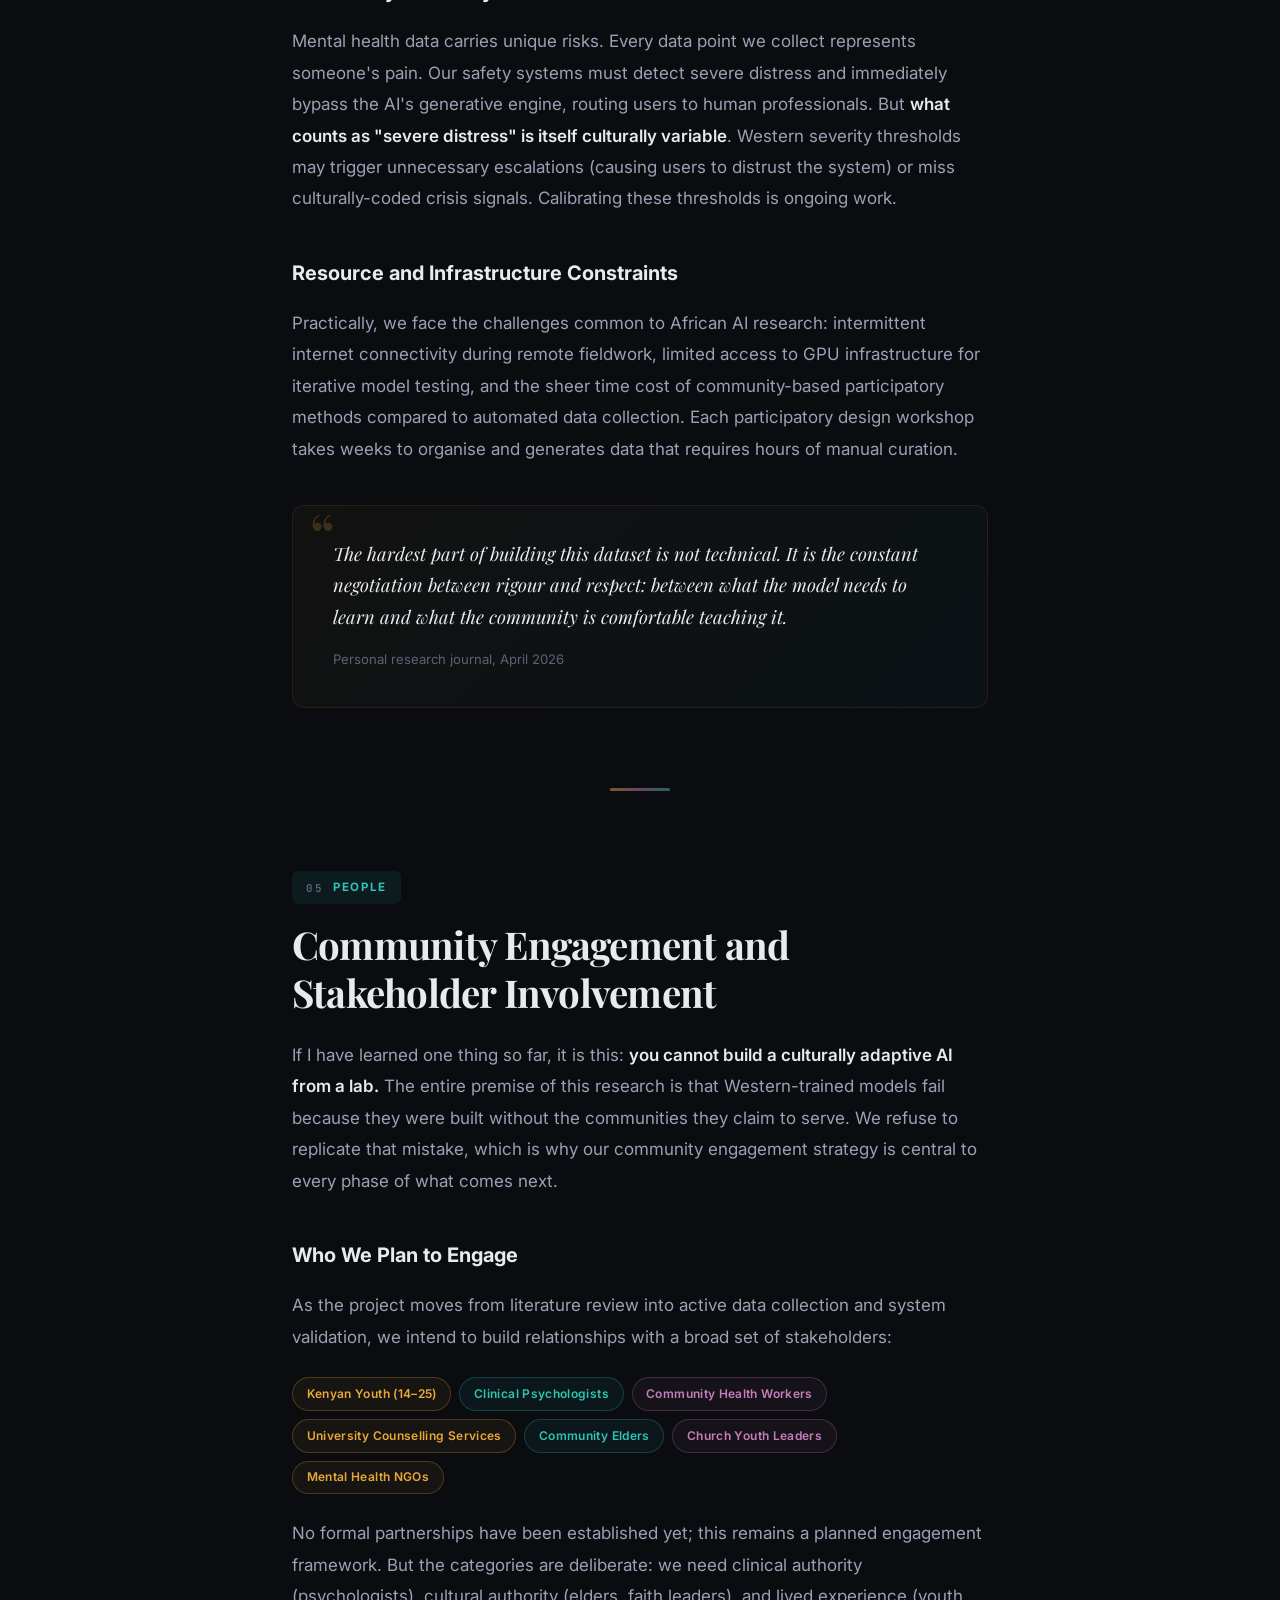
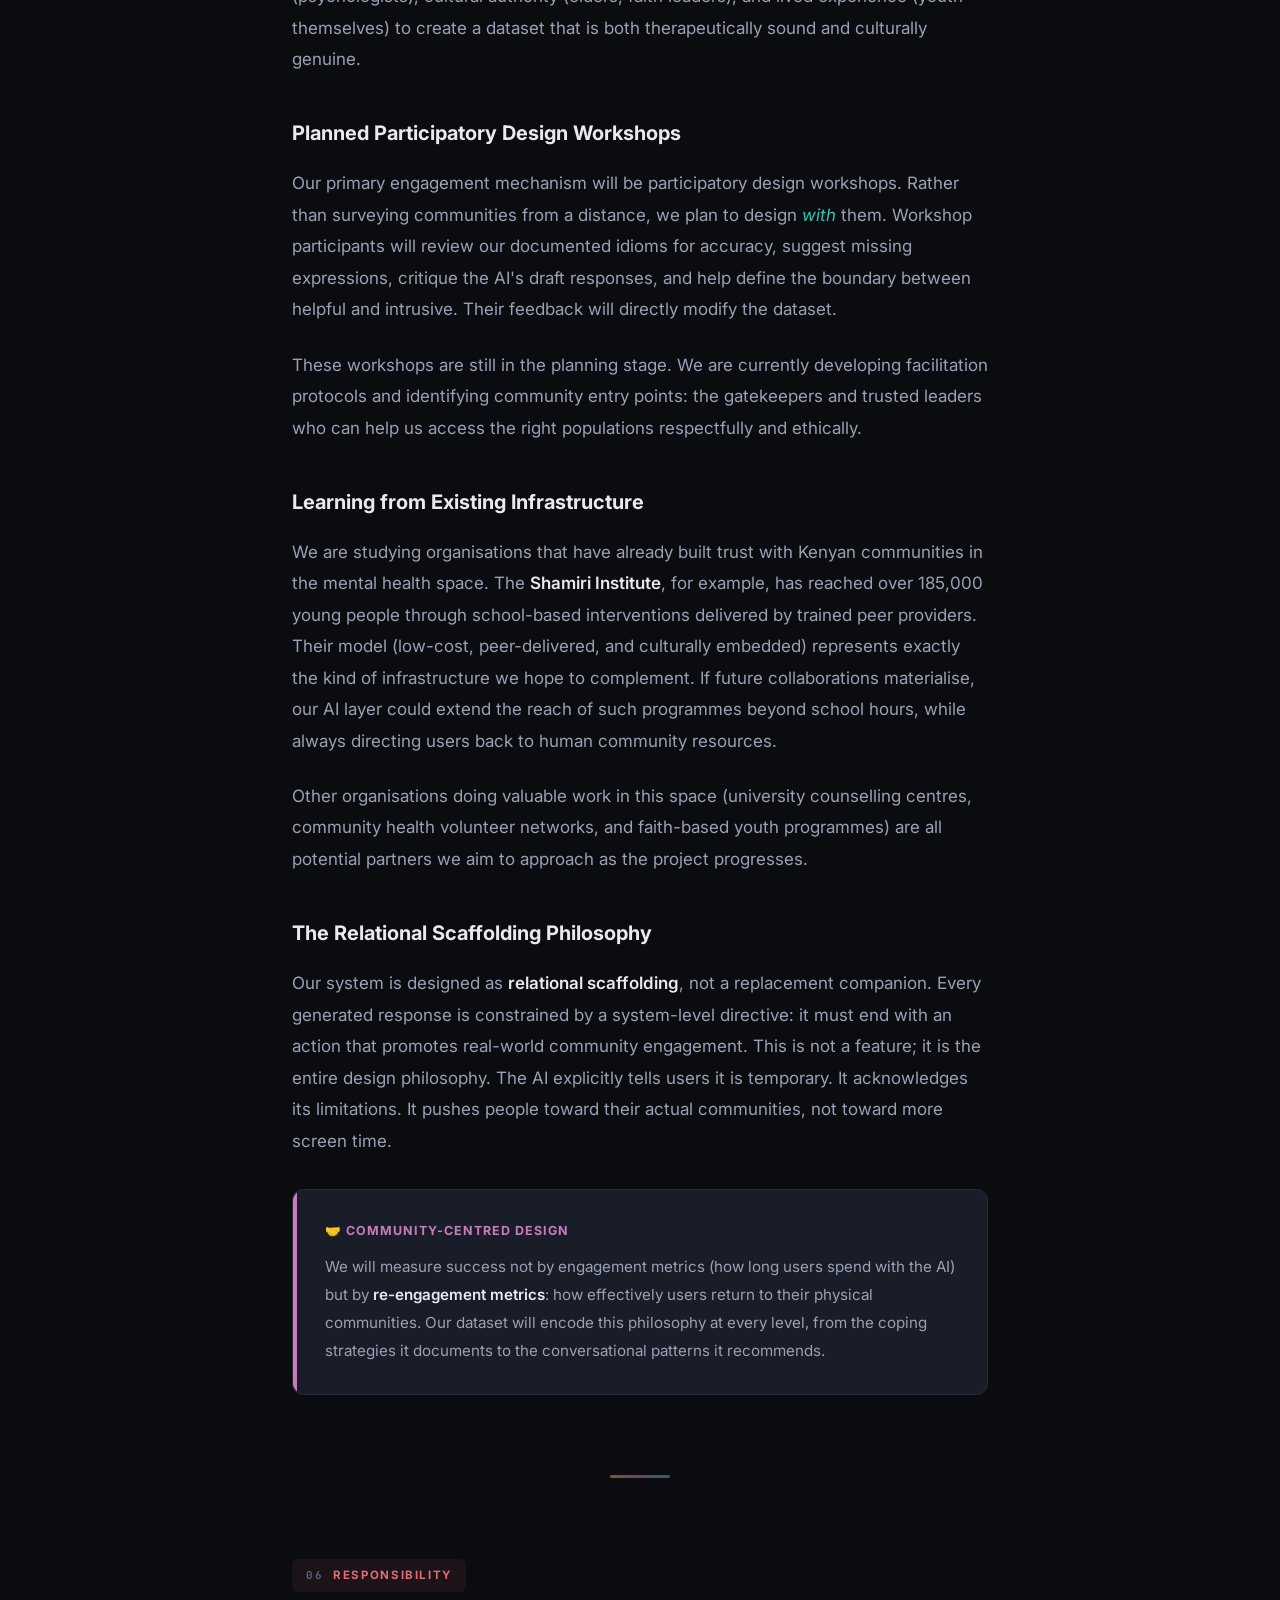
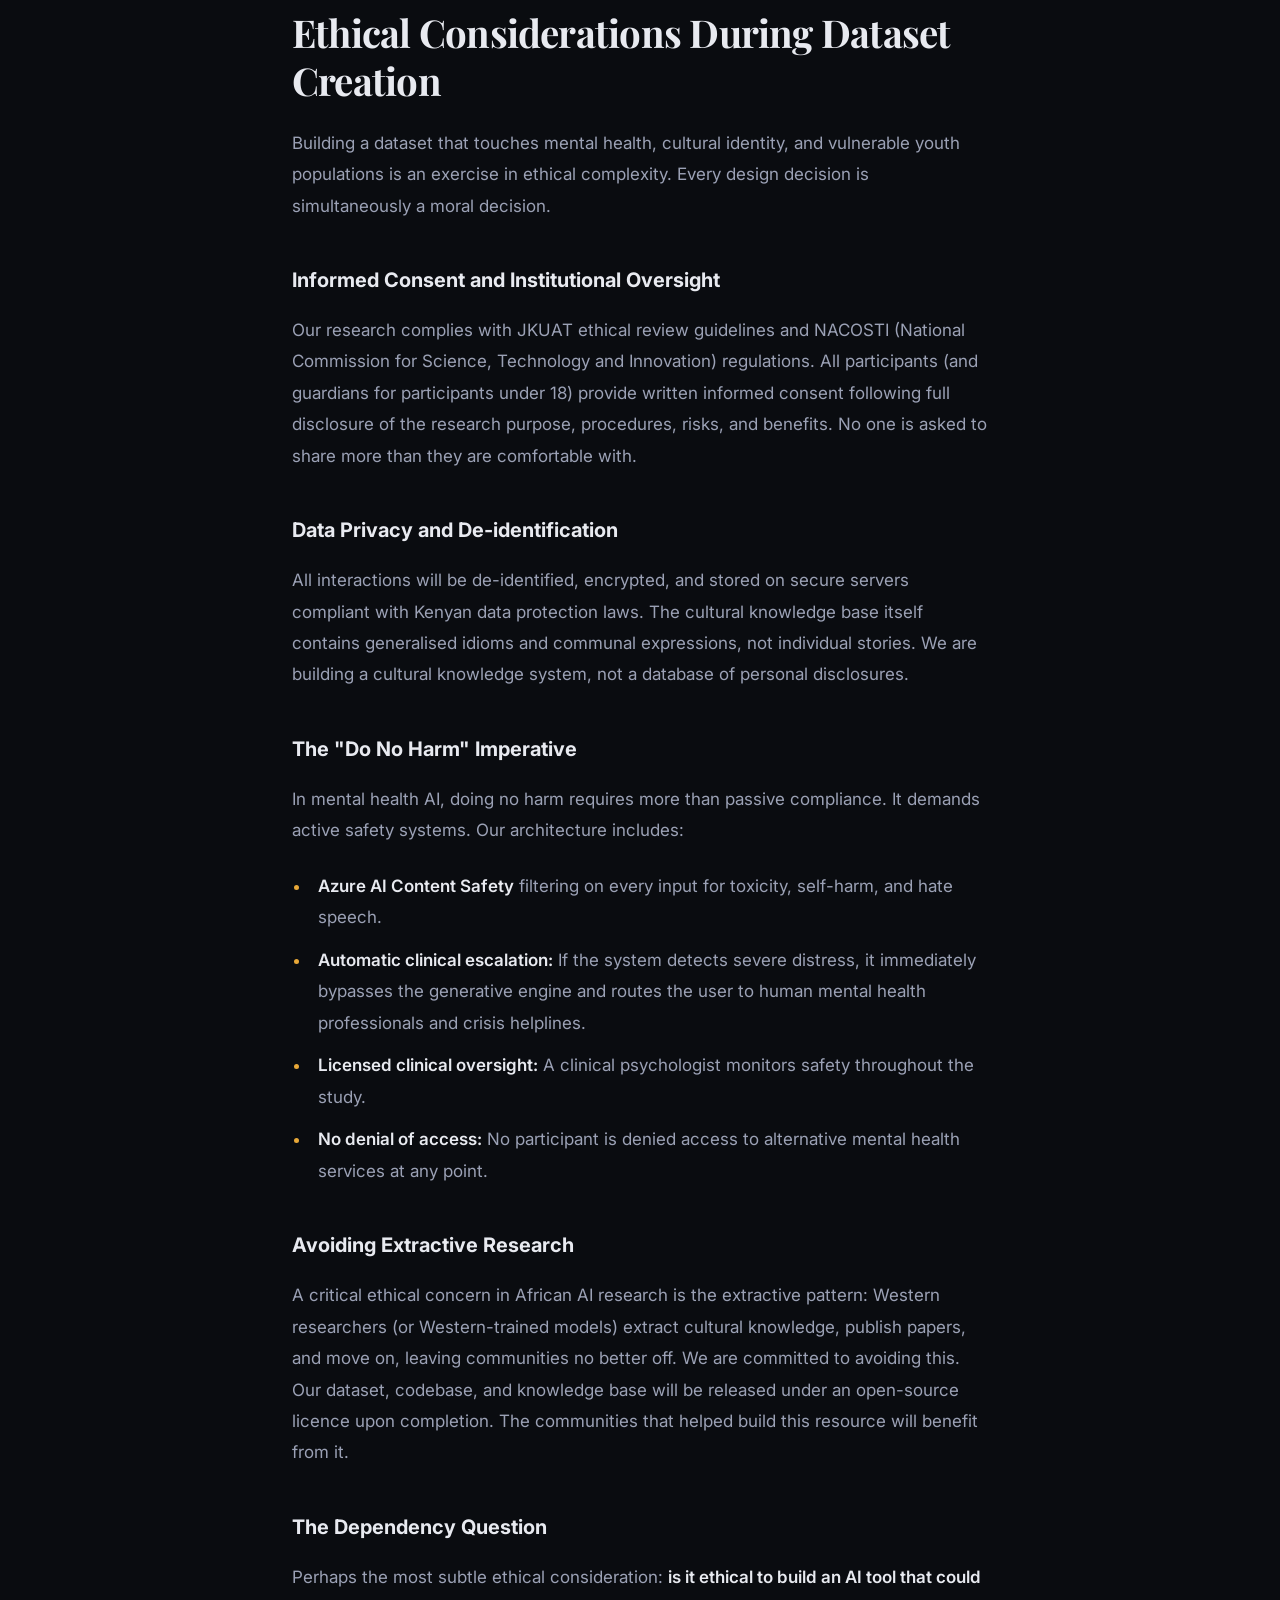
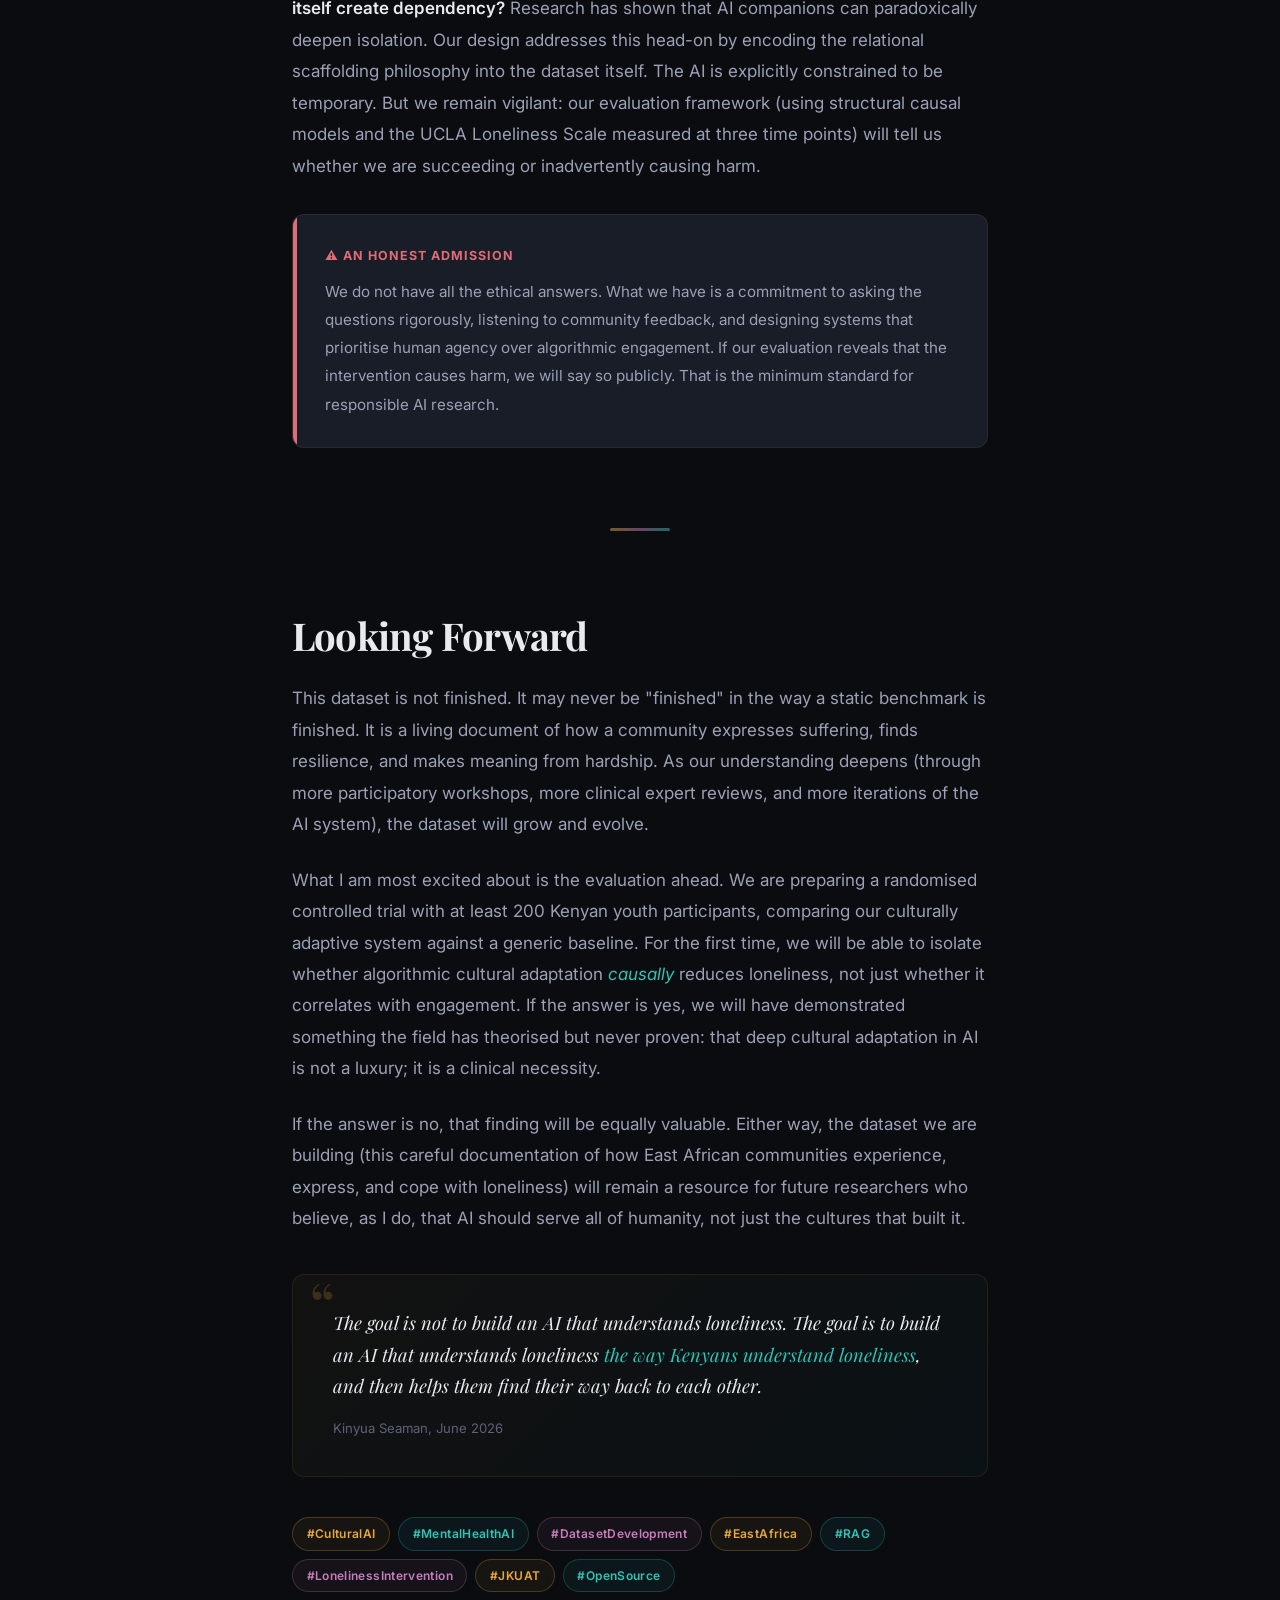
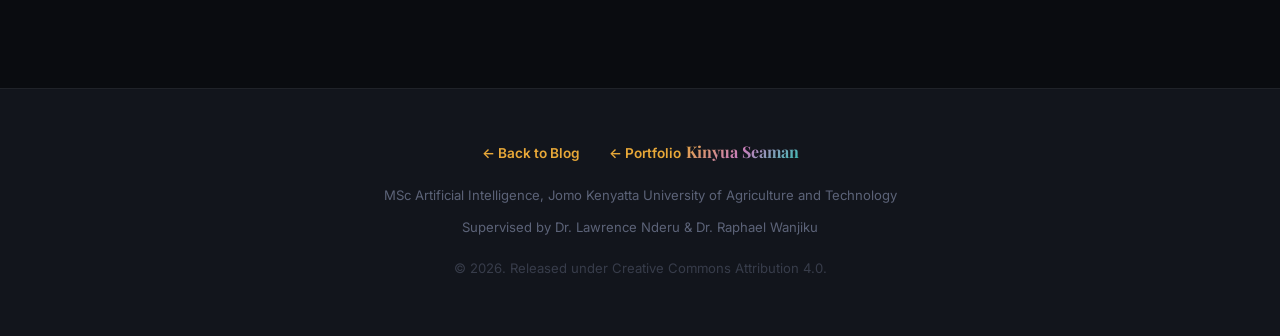
<file: blog/culturally-grounded-dataset.html>
<!DOCTYPE html>
<html lang="en">
<head>
  <meta charset="UTF-8">
  <meta name="viewport" content="width=device-width, initial-scale=1.0">
  <meta name="description" content="Building a Culturally Grounded Dataset for AI Mental Health Intervention in East Africa | by Kinyua Seaman.">

  <!-- Open Graph -->
  <meta property="og:type" content="article">
  <meta property="og:url" content="https://keseaman.github.io/blog/">
  <meta property="og:title" content="Building a Culturally Grounded Dataset for AI Mental Health Intervention">
  <meta property="og:description" content="How we are documenting East African idioms of distress, communal coping strategies, and culturally resonant metaphors to teach an AI system to truly understand loneliness in Kenya.">
  <meta property="og:image" content="https://keseaman.github.io/og-image.png">

  <title>Building a Culturally Grounded Dataset | Kinyua Seaman</title>
  <link rel="icon" href="data:image/svg+xml,<svg xmlns=%22http://www.w3.org/2000/svg%22 viewBox=%220 0 100 100%22><text y=%22.9em%22 font-size=%2290%22>📝</text></svg>">
  <link rel="preconnect" href="https://fonts.googleapis.com">
  <link rel="preconnect" href="https://fonts.gstatic.com" crossorigin>
  <link href="https://fonts.googleapis.com/css2?family=Inter:wght@300;400;500;600;700;800;900&family=Playfair+Display:ital,wght@0,600;0,700;0,800;1,600&family=JetBrains+Mono:wght@400;500&family=Neuton:ital,wght@0,200;0,300;0,400;0,700;0,800;1,400&display=swap" rel="stylesheet">

  <style>
    @font-face {
      font-family: 'Soria';
      src: url('../fonts/soria.woff2') format('woff2'),
           url('../fonts/soria.woff') format('woff'),
           url('../fonts/Soria-Bold.otf') format('opentype');
      font-weight: 400 800;
      font-style: normal;
      font-display: swap;
    }

    /* ─────────────────── DESIGN TOKENS ─────────────────── */
    :root {
      --clr-bg-deep: #0a0c10;
      --clr-bg-surface: #12151c;
      --clr-bg-card: #191d27;
      --clr-bg-elevated: #1f2433;

      --clr-accent-primary: #e8a838;
      --clr-accent-secondary: #2ec4b6;
      --clr-accent-tertiary: #c77dba;
      --clr-accent-danger: #e06c75;

      --clr-text-primary: #e8eaf0;
      --clr-text-secondary: #9ba1b5;
      --clr-text-muted: #5c6378;
      --clr-border: rgba(255,255,255,0.06);

      --grad-hero: linear-gradient(135deg, #e8a838 0%, #c77dba 50%, #2ec4b6 100%);

      --font-body: 'Inter', -apple-system, BlinkMacSystemFont, sans-serif;
      --font-display: 'Playfair Display', Georgia, serif;
      --font-mono: 'JetBrains Mono', monospace;
      --font-brand: 'Soria', serif;
      --font-nav: 'Neuton', serif;

      --content-width: 760px;
    }

    /* ─────────────────── RESET ─────────────────── */
    *, *::before, *::after { box-sizing: border-box; margin: 0; padding: 0; }
    html { scroll-behavior: smooth; scroll-padding-top: 80px; }
    body {
      font-family: var(--font-body);
      background: var(--clr-bg-deep);
      color: var(--clr-text-primary);
      line-height: 1.85;
      font-size: 17px;
      font-weight: 400;
      -webkit-font-smoothing: antialiased;
      overflow-x: hidden;
    }

    /* ─────────────────── READING PROGRESS BAR ─────────────────── */
    #progress-bar {
      position: fixed;
      top: 0; left: 0;
      width: 0%;
      height: 3px;
      background: var(--grad-hero);
      z-index: 9999;
      transition: width 0.1s linear;
      box-shadow: 0 0 12px rgba(232,168,56,0.5);
    }

    /* ─────────────────── NAVIGATION ─────────────────── */
    nav {
      position: fixed;
      top: 0; left: 0; right: 0;
      z-index: 1000;
      padding: 0 2rem;
      height: 64px;
      display: flex;
      align-items: center;
      justify-content: space-between;
      background: rgba(10,12,16,0.75);
      backdrop-filter: blur(20px) saturate(1.6);
      -webkit-backdrop-filter: blur(20px) saturate(1.6);
      border-bottom: 1px solid var(--clr-border);
      transition: box-shadow 0.35s ease;
    }
    nav.scrolled { box-shadow: 0 4px 30px rgba(0,0,0,0.4); }
    .nav-brand {
      font-family: var(--font-brand);
      font-size: 1.85rem;
      font-weight: 700;
      background: var(--grad-hero);
      -webkit-background-clip: text;
      -webkit-text-fill-color: transparent;
      background-clip: text;
      text-decoration: none;
      letter-spacing: 0.04em;
      line-height: 1;
    }
    .nav-links {
      list-style: none;
      display: flex;
      gap: 1.8rem;
      align-items: center;
    }
    .nav-links a {
      font-family: var(--font-nav);
      color: var(--clr-text-secondary);
      text-decoration: none;
      font-size: 1.12rem;
      font-weight: 400;
      letter-spacing: 0.04em;
      text-transform: uppercase;
      transition: color 0.25s ease;
      position: relative;
    }
    .nav-links a::after {
      content: '';
      position: absolute;
      bottom: -4px; left: 0;
      width: 0; height: 2px;
      background: var(--clr-accent-primary);
      transition: width 0.3s ease;
    }
    .nav-links a:hover { color: var(--clr-accent-primary); }
    .nav-links a:hover::after { width: 100%; }
    .nav-links .active-link { color: var(--clr-accent-primary); font-weight: 700; }
    .nav-links .active-link::after { width: 100%; }
    /* Hamburger button */
    .nav-hamburger {
      display: none;
      background: none;
      border: none;
      cursor: pointer;
      padding: 6px;
      z-index: 1001;
      flex-direction: column;
      gap: 5px;
    }
    .nav-hamburger span {
      display: block;
      width: 24px;
      height: 2px;
      background: var(--clr-accent-primary);
      border-radius: 2px;
      transition: all 0.3s ease;
      transform-origin: center;
    }
    .nav-hamburger.active span:nth-child(1) { transform: rotate(45deg) translate(5px, 5px); }
    .nav-hamburger.active span:nth-child(2) { opacity: 0; }
    .nav-hamburger.active span:nth-child(3) { transform: rotate(-45deg) translate(5px, -5px); }

    @media (max-width: 768px) {
      .nav-hamburger { display: flex; }
      .nav-links {
        display: none;
        position: absolute;
        top: 100%; left: 0; right: 0;
        flex-direction: column;
        background: rgba(10,12,16,0.97);
        backdrop-filter: blur(20px);
        -webkit-backdrop-filter: blur(20px);
        padding: 1rem 2rem;
        gap: 0.5rem;
        border-bottom: 1px solid var(--clr-border);
        box-shadow: 0 8px 30px rgba(0,0,0,0.4);
      }
      .nav-links.open { display: flex; }
      .nav-links a {
        font-family: var(--font-nav);
        font-size: 1.15rem;
        padding: 0.6rem 0;
        border-bottom: 1px solid var(--clr-border);
      }
      .nav-links li:last-child a { border-bottom: none; }
    }

    /* ─────────────────── HERO ─────────────────── */
    .hero {
      position: relative;
      min-height: 100vh;
      display: flex;
      align-items: center;
      justify-content: center;
      text-align: center;
      padding: 6rem 2rem 4rem;
      overflow: hidden;
    }
    .hero::before {
      content: '';
      position: absolute;
      inset: 0;
      background:
        radial-gradient(ellipse 60% 50% at 30% 20%, rgba(232,168,56,0.08) 0%, transparent 70%),
        radial-gradient(ellipse 50% 40% at 70% 60%, rgba(46,196,182,0.06) 0%, transparent 70%),
        radial-gradient(ellipse 40% 30% at 50% 80%, rgba(199,125,186,0.05) 0%, transparent 70%);
      pointer-events: none;
    }
    .hero-content { position: relative; max-width: 900px; }
    .hero-tag {
      display: inline-flex;
      align-items: center;
      gap: 0.5rem;
      padding: 0.45rem 1.2rem;
      border-radius: 100px;
      background: rgba(232,168,56,0.1);
      border: 1px solid rgba(232,168,56,0.2);
      color: var(--clr-accent-primary);
      font-size: 0.78rem;
      font-weight: 600;
      letter-spacing: 0.08em;
      text-transform: uppercase;
      margin-bottom: 2rem;
      animation: fadeSlideUp 0.8s ease both;
    }
    .hero-tag .dot {
      width: 6px; height: 6px;
      border-radius: 50%;
      background: var(--clr-accent-primary);
      animation: pulse 2s ease infinite;
    }
    .hero h1 {
      font-family: var(--font-display);
      font-size: clamp(2.4rem, 5vw, 4rem);
      font-weight: 800;
      line-height: 1.15;
      letter-spacing: -0.03em;
      margin-bottom: 1.5rem;
      animation: fadeSlideUp 0.8s 0.15s ease both;
    }
    .hero h1 .gradient-text {
      background: var(--grad-hero);
      -webkit-background-clip: text;
      -webkit-text-fill-color: transparent;
      background-clip: text;
    }
    .hero-subtitle {
      font-size: 1.15rem;
      color: var(--clr-text-secondary);
      max-width: 620px;
      margin: 0 auto 2.5rem;
      line-height: 1.75;
      animation: fadeSlideUp 0.8s 0.3s ease both;
    }
    .hero-meta {
      display: flex;
      align-items: center;
      justify-content: center;
      gap: 2rem;
      flex-wrap: wrap;
      animation: fadeSlideUp 0.8s 0.45s ease both;
    }
    .hero-meta-item {
      display: flex;
      align-items: center;
      gap: 0.5rem;
      font-size: 0.85rem;
      color: var(--clr-text-muted);
    }
    .hero-meta-item svg {
      width: 16px; height: 16px;
      stroke: var(--clr-accent-secondary);
    }
    .hero-scroll-indicator {
      position: absolute;
      bottom: 2.5rem;
      left: 50%;
      transform: translateX(-50%);
      display: flex;
      flex-direction: column;
      align-items: center;
      gap: 0.5rem;
      color: var(--clr-text-muted);
      font-size: 0.72rem;
      letter-spacing: 0.1em;
      text-transform: uppercase;
      animation: fadeSlideUp 1s 0.8s ease both;
    }
    .scroll-line {
      width: 1px; height: 40px;
      background: linear-gradient(to bottom, var(--clr-accent-primary), transparent);
      animation: scrollPulse 2s ease infinite;
    }

    /* ─────────────────── MAIN ARTICLE ─────────────────── */
    .article-container {
      max-width: var(--content-width);
      margin: 0 auto;
      padding: 0 2rem;
    }
    .blog-section {
      margin-bottom: 5rem;
      opacity: 0;
      transform: translateY(30px);
      transition: opacity 0.7s ease, transform 0.7s ease;
    }
    .blog-section.visible { opacity: 1; transform: translateY(0); }

    .section-label {
      display: inline-flex;
      align-items: center;
      gap: 0.6rem;
      font-size: 0.72rem;
      font-weight: 700;
      letter-spacing: 0.14em;
      text-transform: uppercase;
      margin-bottom: 1rem;
      padding: 0.35rem 0.9rem;
      border-radius: 6px;
    }
    .section-label.gold { color: var(--clr-accent-primary); background: rgba(232,168,56,0.08); }
    .section-label.teal { color: var(--clr-accent-secondary); background: rgba(46,196,182,0.08); }
    .section-label.violet { color: var(--clr-accent-tertiary); background: rgba(199,125,186,0.08); }
    .section-label.red { color: var(--clr-accent-danger); background: rgba(224,108,117,0.08); }
    .section-number { font-family: var(--font-mono); font-size: 0.68rem; color: var(--clr-text-muted); }

    h2 {
      font-family: var(--font-display);
      font-size: clamp(1.7rem, 3.5vw, 2.4rem);
      font-weight: 700;
      line-height: 1.25;
      letter-spacing: -0.02em;
      margin-bottom: 1.5rem;
    }
    h3 { font-size: 1.25rem; font-weight: 700; margin: 2.5rem 0 1rem; color: var(--clr-text-primary); }
    p { margin-bottom: 1.5rem; color: var(--clr-text-secondary); }
    strong { color: var(--clr-text-primary); font-weight: 600; }
    em { font-style: italic; color: var(--clr-accent-secondary); }
    a { color: var(--clr-accent-primary); text-decoration: none; border-bottom: 1px solid rgba(232,168,56,0.3); transition: border-color 0.25s ease; }
    a:hover { border-color: var(--clr-accent-primary); }

    /* ─────────────────── CALLOUT ─────────────────── */
    .callout {
      position: relative;
      padding: 1.8rem 2rem;
      margin: 2rem 0;
      border-radius: 12px;
      background: var(--clr-bg-card);
      border: 1px solid var(--clr-border);
      overflow: hidden;
    }
    .callout::before { content: ''; position: absolute; top: 0; left: 0; width: 4px; height: 100%; }
    .callout.gold::before { background: var(--clr-accent-primary); }
    .callout.teal::before { background: var(--clr-accent-secondary); }
    .callout.violet::before { background: var(--clr-accent-tertiary); }
    .callout.red::before { background: var(--clr-accent-danger); }
    .callout-title { font-size: 0.78rem; font-weight: 700; letter-spacing: 0.08em; text-transform: uppercase; margin-bottom: 0.7rem; }
    .callout.gold .callout-title { color: var(--clr-accent-primary); }
    .callout.teal .callout-title { color: var(--clr-accent-secondary); }
    .callout.violet .callout-title { color: var(--clr-accent-tertiary); }
    .callout.red .callout-title { color: var(--clr-accent-danger); }
    .callout p { margin-bottom: 0; font-size: 0.95rem; }

    /* ─────────────────── BLOCKQUOTE ─────────────────── */
    blockquote {
      position: relative;
      margin: 2.5rem 0;
      padding: 2rem 2.5rem;
      background: linear-gradient(135deg, rgba(232,168,56,0.04), rgba(46,196,182,0.03));
      border-radius: 12px;
      border: 1px solid rgba(232,168,56,0.1);
    }
    blockquote::before {
      content: '\201C';
      position: absolute;
      top: -0.2rem; left: 1rem;
      font-size: 4rem;
      font-family: var(--font-display);
      color: rgba(232,168,56,0.2);
      line-height: 1;
    }
    blockquote p {
      font-family: var(--font-display);
      font-style: italic;
      font-size: 1.15rem;
      color: var(--clr-text-primary);
      line-height: 1.7;
      margin-bottom: 0.7rem;
    }
    blockquote cite { font-family: var(--font-body); font-style: normal; font-size: 0.82rem; color: var(--clr-text-muted); }

    /* ─────────────────── LISTS ─────────────────── */
    ul, ol { margin: 1.2rem 0 1.8rem 1.2rem; color: var(--clr-text-secondary); }
    li { margin-bottom: 0.7rem; padding-left: 0.4rem; }
    li::marker { color: var(--clr-accent-primary); }

    /* ─────────────────── STAT CARDS ─────────────────── */
    .stats-grid { display: grid; grid-template-columns: repeat(auto-fit, minmax(200px, 1fr)); gap: 1.2rem; margin: 2rem 0; }
    .stat-card {
      background: var(--clr-bg-card);
      border: 1px solid var(--clr-border);
      border-radius: 12px;
      padding: 1.5rem;
      text-align: center;
      transition: transform 0.3s ease, border-color 0.3s ease;
    }
    .stat-card:hover { transform: translateY(-3px); border-color: rgba(232,168,56,0.2); }
    .stat-value {
      font-family: var(--font-display);
      font-size: 2rem;
      font-weight: 800;
      background: var(--grad-hero);
      -webkit-background-clip: text;
      -webkit-text-fill-color: transparent;
      background-clip: text;
      margin-bottom: 0.3rem;
    }
    .stat-label { font-size: 0.78rem; color: var(--clr-text-muted); font-weight: 500; }

    /* ─────────────────── PIPELINE ─────────────────── */
    .pipeline { display: flex; flex-direction: column; gap: 0; margin: 2.5rem 0; }
    .pipeline-step { display: flex; align-items: flex-start; gap: 1.5rem; position: relative; }
    .pipeline-connector { display: flex; flex-direction: column; align-items: center; flex-shrink: 0; width: 40px; }
    .pipeline-dot { width: 14px; height: 14px; border-radius: 50%; border: 3px solid; background: var(--clr-bg-deep); flex-shrink: 0; z-index: 1; }
    .pipeline-line { width: 2px; flex: 1; min-height: 40px; }
    .pipeline-step:nth-child(1) .pipeline-dot { border-color: var(--clr-accent-primary); }
    .pipeline-step:nth-child(1) .pipeline-line { background: linear-gradient(to bottom, var(--clr-accent-primary), var(--clr-accent-secondary)); }
    .pipeline-step:nth-child(2) .pipeline-dot { border-color: var(--clr-accent-secondary); }
    .pipeline-step:nth-child(2) .pipeline-line { background: linear-gradient(to bottom, var(--clr-accent-secondary), var(--clr-accent-tertiary)); }
    .pipeline-step:nth-child(3) .pipeline-dot { border-color: var(--clr-accent-tertiary); }
    .pipeline-step:nth-child(3) .pipeline-line { background: linear-gradient(to bottom, var(--clr-accent-tertiary), var(--clr-accent-danger)); }
    .pipeline-step:nth-child(4) .pipeline-dot { border-color: var(--clr-accent-danger); }
    .pipeline-body { padding-bottom: 2rem; }
    .pipeline-body h4 { font-size: 1rem; font-weight: 700; margin-bottom: 0.5rem; color: var(--clr-text-primary); }
    .pipeline-body p { font-size: 0.92rem; margin-bottom: 0; }

    /* ─────────────────── IDIOM CARDS ─────────────────── */
    .idiom-grid { display: grid; grid-template-columns: repeat(auto-fit, minmax(220px, 1fr)); gap: 1rem; margin: 2rem 0; }
    .idiom-card {
      background: var(--clr-bg-card);
      border: 1px solid var(--clr-border);
      border-radius: 12px;
      padding: 1.5rem;
      transition: transform 0.3s ease, box-shadow 0.3s ease;
    }
    .idiom-card:hover { transform: translateY(-4px); box-shadow: 0 8px 30px rgba(0,0,0,0.3); }
    .idiom-word { font-family: var(--font-display); font-style: italic; font-size: 1.2rem; color: var(--clr-accent-primary); margin-bottom: 0.4rem; }
    .idiom-meaning { font-size: 0.85rem; color: var(--clr-text-secondary); margin-bottom: 0; }

    /* ─────────────────── TAG PILLS ─────────────────── */
    .tag-list { display: flex; flex-wrap: wrap; gap: 0.5rem; margin: 1.5rem 0; list-style: none; padding: 0; }
    .tag-list li {
      padding: 0.3rem 0.85rem;
      border-radius: 100px;
      font-size: 0.75rem;
      font-weight: 600;
      letter-spacing: 0.03em;
      border: 1px solid;
      margin-bottom: 0;
    }
    .tag-list li.gold { color: var(--clr-accent-primary); border-color: rgba(232,168,56,0.25); background: rgba(232,168,56,0.06); }
    .tag-list li.teal { color: var(--clr-accent-secondary); border-color: rgba(46,196,182,0.25); background: rgba(46,196,182,0.06); }
    .tag-list li.violet { color: var(--clr-accent-tertiary); border-color: rgba(199,125,186,0.25); background: rgba(199,125,186,0.06); }

    /* ─────────────────── FLOATING TOC ─────────────────── */
    .toc-sidebar {
      position: fixed;
      top: 50%; right: 2rem;
      transform: translateY(-50%);
      z-index: 100;
      display: flex;
      flex-direction: column;
      gap: 0.5rem;
    }
    .toc-dot {
      width: 10px; height: 10px;
      border-radius: 50%;
      background: var(--clr-text-muted);
      opacity: 0.3;
      transition: all 0.3s ease;
      cursor: pointer;
      position: relative;
    }
    .toc-dot.active {
      opacity: 1;
      background: var(--clr-accent-primary);
      box-shadow: 0 0 8px rgba(232,168,56,0.5);
      transform: scale(1.3);
    }
    .toc-dot:hover { opacity: 0.7; }
    .toc-dot::after {
      content: attr(data-label);
      position: absolute;
      right: 20px; top: 50%;
      transform: translateY(-50%);
      font-size: 0.7rem;
      color: var(--clr-text-secondary);
      white-space: nowrap;
      opacity: 0;
      pointer-events: none;
      transition: opacity 0.25s ease;
      background: var(--clr-bg-elevated);
      padding: 0.3rem 0.7rem;
      border-radius: 6px;
      border: 1px solid var(--clr-border);
    }
    .toc-dot:hover::after { opacity: 1; }
    @media (max-width: 1200px) { .toc-sidebar { display: none; } }

    /* ─────────────────── DIVIDER ─────────────────── */
    .section-divider {
      width: 60px; height: 3px;
      background: var(--grad-hero);
      border-radius: 2px;
      margin: 5rem auto;
      opacity: 0.5;
    }

    /* ─────────────────── FOOTER ─────────────────── */
    footer {
      margin-top: 6rem;
      padding: 3rem 2rem;
      text-align: center;
      border-top: 1px solid var(--clr-border);
      background: var(--clr-bg-surface);
    }
    footer p { font-size: 0.82rem; color: var(--clr-text-muted); margin-bottom: 0.5rem; }
    footer .footer-brand {
      font-family: var(--font-display);
      font-weight: 700;
      font-size: 1rem;
      background: var(--grad-hero);
      -webkit-background-clip: text;
      -webkit-text-fill-color: transparent;
      background-clip: text;
      margin-bottom: 1rem;
      display: inline-block;
    }
    .back-link {
      display: inline-flex;
      align-items: center;
      gap: 0.4rem;
      font-weight: 600;
      font-size: 0.85rem;
      color: var(--clr-accent-primary);
      border-bottom: none;
      margin-bottom: 1rem;
      transition: color 0.25s ease;
    }
    .back-link:hover { color: var(--clr-accent-secondary); }

    /* ─────────────────── ANIMATIONS ─────────────────── */
    @keyframes fadeSlideUp {
      from { opacity: 0; transform: translateY(25px); }
      to { opacity: 1; transform: translateY(0); }
    }
    @keyframes pulse {
      0%, 100% { opacity: 1; transform: scale(1); }
      50% { opacity: 0.5; transform: scale(1.5); }
    }
    @keyframes scrollPulse {
      0%, 100% { opacity: 0.3; transform: scaleY(1); }
      50% { opacity: 1; transform: scaleY(1.15); }
    }

    /* ─────────────────── RESPONSIVE ─────────────────── */
    @media (max-width: 600px) {
      body { font-size: 15px; }
      .hero { min-height: 90vh; padding: 5rem 1.2rem 3rem; }
      .article-container { padding: 0 1.2rem; }
      .callout { padding: 1.3rem 1.2rem; }
      blockquote { padding: 1.5rem; }
      .stats-grid { grid-template-columns: 1fr 1fr; }
      .hero-meta { gap: 1rem; }
    }
  </style>
</head>

<body>

<!-- Reading Progress Bar -->
<div id="progress-bar"></div>

<!-- Navigation: links back to portfolio -->
<nav id="main-nav">
  <a href="../index.html" class="nav-brand">KS</a>
  <button class="nav-hamburger" id="nav-hamburger" aria-label="Toggle navigation menu" aria-expanded="false">
    <span></span>
    <span></span>
    <span></span>
  </button>
  <ul class="nav-links" id="nav-links">
    <li><a href="../index.html#act-iii">The Architect</a></li>
    <li><a href="../index.html#act-ii">The Inquiry</a></li>
    <li><a href="../index.html#act-i">The Foundation</a></li>
    <li><a href="../index.html#skills">Skills</a></li>
    <li><a href="./" class="active-link">Blog</a></li>
    <li><a href="../index.html#contact">Contact</a></li>
  </ul>
</nav>

<!-- Floating TOC -->
<aside class="toc-sidebar" id="toc-sidebar">
  <div class="toc-dot" data-label="Why Datasets Matter" data-target="why-datasets"></div>
  <div class="toc-dot" data-label="Our Dataset" data-target="our-dataset"></div>
  <div class="toc-dot" data-label="Data Collection" data-target="collection"></div>
  <div class="toc-dot" data-label="Challenges" data-target="challenges"></div>
  <div class="toc-dot" data-label="Community" data-target="community"></div>
  <div class="toc-dot" data-label="Ethics" data-target="ethics"></div>
</aside>

<!-- ═══════════════════ HERO ═══════════════════ -->
<header class="hero">
  <div class="hero-content">
    <span class="hero-tag"><span class="dot"></span> MSc in Artificial Intelligence, JKUAT</span>
    <h1>Building a <span class="gradient-text">Culturally Grounded Dataset</span> for AI Mental Health Intervention</h1>
    <p class="hero-subtitle">
      How we are documenting East African idioms of distress, communal coping strategies, and culturally resonant metaphors to teach an AI system to truly understand loneliness in Kenya.
    </p>
    <div class="hero-meta">
      <span class="hero-meta-item">
        <svg viewBox="0 0 24 24" fill="none" stroke="currentColor" stroke-width="2"><circle cx="12" cy="12" r="10"/><path d="M12 6v6l4 2"/></svg>
        14 min read
      </span>
      <span class="hero-meta-item">
        <svg viewBox="0 0 24 24" fill="none" stroke="currentColor" stroke-width="2"><rect x="3" y="4" width="18" height="18" rx="2"/><path d="M16 2v4M8 2v4M3 10h18"/></svg>
        13 June 2026
      </span>
      <span class="hero-meta-item">
        <svg viewBox="0 0 24 24" fill="none" stroke="currentColor" stroke-width="2"><path d="M20 21v-2a4 4 0 0 0-4-4H8a4 4 0 0 0-4 4v2"/><circle cx="12" cy="7" r="4"/></svg>
        Kinyua Seaman
      </span>
    </div>
  </div>
  <div class="hero-scroll-indicator">
    <span>Scroll to explore</span>
    <div class="scroll-line"></div>
  </div>
</header>

<!-- ═══════════════════ ARTICLE BODY ═══════════════════ -->
<main class="article-container">

  <!-- Introduction -->
  <section class="blog-section" id="introduction">
    <p>When I began my Master's research at Jomo Kenyatta University of Agriculture and Technology, I carried a question that had followed me for years: <strong>Why does every mental health chatbot I have ever tried feel like it was designed for someone else?</strong> Someone in San Francisco, perhaps, or London, but certainly not someone in Nairobi.</p>
    <p>That dissonance is not an interface bug. It is a dataset problem. The models powering these tools were trained on overwhelmingly Western, English-language, and individualistic data. When a user in Kibera describes <em>kufikiria sana</em> ("thinking too much"), the model reads anxiety. It does not see what the phrase actually encodes: a fracture in communal belonging, a signal that relationships have broken down. The therapeutic response it generates, therefore, is clinically plausible but culturally deaf.</p>
    <p>This blog is my ongoing account of building the dataset that will change that. It documents the cultural knowledge base at the heart of my research project: <strong>A Causal Evaluation of Culturally Adaptive AI as Relational Scaffolding for Loneliness Intervention.</strong></p>
  </section>

  <div class="section-divider"></div>

  <!-- SECTION 1 -->
  <section class="blog-section" id="why-datasets">
    <span class="section-label gold"><span class="section-number">01</span> Foundation</span>
    <h2>Why Datasets Are the Bedrock of AI Research</h2>
    <p>There is a deceptively simple truth in machine learning: <strong>a model is only as good as the data it learns from.</strong> You can have the most sophisticated architecture ever published, but if you feed it biased, incomplete, or culturally homogeneous data, you reproduce bias at scale. This is especially dangerous in mental health AI, where a wrong interpretation can cause real harm to real people.</p>
    <div class="stats-grid">
      <div class="stat-card">
        <div class="stat-value">90%+</div>
        <div class="stat-label">of NLP training data is English</div>
      </div>
      <div class="stat-card">
        <div class="stat-value">&lt;2%</div>
        <div class="stat-label">represents Sub-Saharan African contexts</div>
      </div>
      <div class="stat-card">
        <div class="stat-value">185K+</div>
        <div class="stat-label">Kenyan youth reached by Shamiri Institute</div>
      </div>
    </div>
    <p>Systematic reviews of conversational agents for mental health have found widespread reliance on Western-developed scales, minimal cultural adaptation, and weak links between automated performance metrics and actual user well-being. When researchers at Aalto University studied AI companion usage longitudinally, they discovered a troubling paradox: the AI provided unconditional support that attracted lonely individuals, but extended use eroded well-being and impaired the capacity to navigate real-world relationships. The problem is not that AI cannot help; it is that <strong>the wrong data produces the wrong kind of help.</strong></p>
    <div class="callout gold">
      <div class="callout-title">💡 Key Insight</div>
      <p>Datasets do not just train models; they encode worldviews. A dataset built exclusively from Western clinical literature embeds a Western worldview into every generated response. Creating culturally grounded datasets is therefore not a nicety; it is an ethical imperative for any AI system that will touch human lives in non-Western contexts.</p>
    </div>
    <p>Three properties make a mental health dataset genuinely useful in our context:</p>
    <ol>
      <li><strong>Cultural validity:</strong> It must capture how distress is actually expressed in the target community, not how Western textbooks say it should be expressed.</li>
      <li><strong>Relational orientation:</strong> It must encode the communal, rather than purely individual, nature of emotional suffering.</li>
      <li><strong>Therapeutic grounding:</strong> It must connect cultural expressions to evidence-based interventions, not just translate words.</li>
    </ol>
    <p>These are the principles driving every decision in our dataset construction.</p>
  </section>

  <div class="section-divider"></div>

  <!-- SECTION 2 -->
  <section class="blog-section" id="our-dataset">
    <span class="section-label teal"><span class="section-number">02</span> The Dataset</span>
    <h2>What We Are Building: A Dual-Track Cultural Knowledge Base</h2>
    <p>Our research system uses a Retrieval-Augmented Generation (RAG) architecture, meaning the AI does not rely solely on its pre-trained weights to generate responses. Instead, it actively retrieves relevant knowledge from curated repositories before formulating each reply. The quality of those repositories is the entire game.</p>
    <p>We are constructing <strong>two parallel knowledge tracks</strong>:</p>
    <div class="pipeline">
      <div class="pipeline-step">
        <div class="pipeline-connector"><div class="pipeline-dot"></div><div class="pipeline-line"></div></div>
        <div class="pipeline-body">
          <h4>Track A: Clinical Grounding Repository</h4>
          <p>A curated collection of Cognitive Behavioural Therapy (CBT) protocols, behavioural activation strategies, and psycho-educational materials validated specifically for adolescent populations. This includes cognitive restructuring frameworks, activity scheduling templates, and graduated exposure hierarchies.</p>
        </div>
      </div>
      <div class="pipeline-step">
        <div class="pipeline-connector"><div class="pipeline-dot"></div><div class="pipeline-line"></div></div>
        <div class="pipeline-body">
          <h4>Track B: Cultural Translation Repository</h4>
          <p>The heart of our unique contribution. This knowledge base contains East African idioms of distress, culturally resonant metaphors, communal coping strategies, and validated cultural responses. It draws from published ethnographic research, clinical expertise from local mental health practitioners, and community-based participatory design.</p>
        </div>
      </div>
      <div class="pipeline-step">
        <div class="pipeline-connector"><div class="pipeline-dot"></div><div class="pipeline-line"></div></div>
        <div class="pipeline-body">
          <h4>Fusion & Contextualisation Module</h4>
          <p>Both tracks feed into a fusion module that combines clinical strategy with cultural framing into a unified prompt context. The system does not simply translate English therapy into Swahili; it reformulates the therapeutic intent through culturally resonant metaphors and communal language registers.</p>
        </div>
      </div>
      <div class="pipeline-step">
        <div class="pipeline-connector"><div class="pipeline-dot"></div></div>
        <div class="pipeline-body">
          <h4>Generative Formulation Layer</h4>
          <p>The fused context drives GPT-4o generation under strict constraints: act as temporary scaffolding (not a synthetic companion), use Swahili-English code-switching where appropriate, and always end with an action for real-world community re-engagement.</p>
        </div>
      </div>
    </div>
    <h3>Sample Entries from the Cultural Knowledge Base</h3>
    <p>To give a concrete sense of what this data looks like, here are some of the Swahili idioms of distress we are documenting:</p>
    <div class="idiom-grid">
      <div class="idiom-card">
        <div class="idiom-word">Kufikiria sana</div>
        <p class="idiom-meaning">"Thinking too much": signals communal disruption and relational anxiety, not merely clinical worry.</p>
      </div>
      <div class="idiom-card">
        <div class="idiom-word">Kufa moyo</div>
        <p class="idiom-meaning">"Death of the heart": deep hopelessness and loss of will, tied to social disconnection.</p>
      </div>
      <div class="idiom-card">
        <div class="idiom-word">Ipo siku</div>
        <p class="idiom-meaning">"There will come a day": a communal coping mechanism expressing resilience through future-oriented hope.</p>
      </div>
    </div>
    <p>Each entry in our cultural knowledge base includes the idiom itself, its communal context, situations where it is typically used, how it maps to Western diagnostic categories (and where the mapping breaks down), and culturally appropriate therapeutic responses. We also document colloquial terms like <em>"Njaanuary"</em> (the January financial squeeze that many Kenyans experience), because economic hardship is deeply intertwined with loneliness and mental distress in our context.</p>
  </section>

  <div class="section-divider"></div>

  <!-- SECTION 3 -->
  <section class="blog-section" id="collection">
    <span class="section-label violet"><span class="section-number">03</span> Methodology</span>
    <h2>Data Collection Approaches</h2>
    <p>Building a cultural knowledge base is fundamentally different from scraping Reddit threads or downloading PubMed abstracts. The data we need lives in communities, in lived experience, in the spaces between languages. Our collection strategy uses four complementary approaches:</p>
    <h3>1. Published Ethnographic Literature</h3>
    <p>Our foundational layer draws from peer-reviewed ethnographic research on East African idioms of distress. Mendenhall and colleagues' analysis of 100 life-history narrative interviews at a public hospital in Nairobi provides rich documentation of how <em>kufikiria sana</em> functions as both a standalone expression and a marker of deeper psychological distress: an ethnopsychology that integrates traditional and biomedical frameworks.</p>
    <p>We also incorporate network analysis research on Kenyan adolescents, which identifies loneliness as the most central psychological variable bridging depressive symptoms and diminished well-being, with gender-contingent pathways: family support proves more central for girls, while peer support plays a larger role for boys.</p>
    <h3>2. Clinical Expert Elicitation</h3>
    <p>Published literature provides the scaffolding, but the living knowledge lives with practitioners. We conduct structured interviews and iterative review sessions with local mental health professionals (clinical psychologists, counsellors, and community health workers) who encounter these idioms daily. They help us validate that our documented responses are not just academically correct but practically resonant.</p>
    <h3>3. Community-Based Participatory Design</h3>
    <p>Perhaps the most important data stream. We run participatory design workshops with youth representatives and community stakeholders. These sessions surface idioms and metaphors that do not appear in any published paper: the expressions people actually use in WhatsApp groups, in matatu conversations, in church youth meetings. This is where <em>"Njaanuary"</em> emerged as a data point. No ethnography textbook mentions it, but every Kenyan youth recognises it instantly.</p>
    <h3>4. Existing AI-Adapted Frameworks</h3>
    <p>We study and incorporate lessons from successful cultural adaptation projects elsewhere. Xie's doctoral work on dynamic cultural adaptation for Chinese American caregivers provides methodological templates. The Shamiri Institute's school-based intervention model (which has reached over 185,000 young people in Kenya) offers validated community engagement patterns. The Ubuntu-guided LLM framework for CBT demonstrates how an African philosophical concept can be operationalised as an AI system directive.</p>
    <div class="callout teal">
      <div class="callout-title">🔬 Methodological Note</div>
      <p>Our data is not "big data" in the Silicon Valley sense. It is <strong>deep data</strong>: carefully curated, contextually rich, and community-validated. A single well-documented idiom of distress, with its full relational context, is worth more than a million scraped social media posts for our purposes.</p>
    </div>
  </section>

  <div class="section-divider"></div>

  <!-- SECTION 4 -->
  <section class="blog-section" id="challenges">
    <span class="section-label red"><span class="section-number">04</span> Obstacles</span>
    <h2>Challenges Encountered</h2>
    <p>I would be dishonest if I presented this work as smooth or straightforward. Building a cultural dataset for mental health AI is full of tensions that have no clean solutions, only careful navigation.</p>
    <h3>The Translation Problem Is Not a Translation Problem</h3>
    <p>The most persistent challenge is that cultural adaptation is <strong>not translation</strong>. You cannot take a CBT thought record, translate it into Swahili, and call it "culturally adapted." When we write about <em>kufikiria sana</em>, we are not documenting the Swahili word for "anxiety." We are documenting an entirely different conceptual structure, one where individual suffering and communal disruption are the same thing. Standard NLP approaches to multilingual datasets completely miss this distinction.</p>
    <h3>The Codification Paradox</h3>
    <p>Turning living cultural knowledge into structured data entries inevitably reduces its richness. An idiom that means different things in different neighbourhoods, to different age groups, between men and women: how do you encode that variability without either oversimplifying or creating a database so complex it becomes unusable? We are still iterating on our schema for this.</p>
    <h3>Navigating Clinical vs. Cultural Authority</h3>
    <p>There is an inherent tension between clinical evidence and cultural knowledge. CBT has a strong evidence base, but it was developed within a Western epistemological framework. Some culturally appropriate coping strategies (such as seeking guidance from community elders or framing distress through spiritual language) do not map neatly onto CBT frameworks. Our dataset must honour both without subordinating one to the other.</p>
    <h3>The Safety Boundary</h3>
    <p>Mental health data carries unique risks. Every data point we collect represents someone's pain. Our safety systems must detect severe distress and immediately bypass the AI's generative engine, routing users to human professionals. But <strong>what counts as "severe distress" is itself culturally variable</strong>. Western severity thresholds may trigger unnecessary escalations (causing users to distrust the system) or miss culturally-coded crisis signals. Calibrating these thresholds is ongoing work.</p>
    <h3>Resource and Infrastructure Constraints</h3>
    <p>Practically, we face the challenges common to African AI research: intermittent internet connectivity during remote fieldwork, limited access to GPU infrastructure for iterative model testing, and the sheer time cost of community-based participatory methods compared to automated data collection. Each participatory design workshop takes weeks to organise and generates data that requires hours of manual curation.</p>
    <blockquote>
      <p>The hardest part of building this dataset is not technical. It is the constant negotiation between rigour and respect: between what the model needs to learn and what the community is comfortable teaching it.</p>
      <cite>Personal research journal, April 2026</cite>
    </blockquote>
  </section>

  <div class="section-divider"></div>

  <!-- SECTION 5 -->
  <section class="blog-section" id="community">
    <span class="section-label teal"><span class="section-number">05</span> People</span>
    <h2>Community Engagement and Stakeholder Involvement</h2>
    <p>If I have learned one thing so far, it is this: <strong>you cannot build a culturally adaptive AI from a lab.</strong> The entire premise of this research is that Western-trained models fail because they were built without the communities they claim to serve. We refuse to replicate that mistake, which is why our community engagement strategy is central to every phase of what comes next.</p>
    <h3>Who We Plan to Engage</h3>
    <p>As the project moves from literature review into active data collection and system validation, we intend to build relationships with a broad set of stakeholders:</p>
    <ul class="tag-list">
      <li class="gold">Kenyan Youth (14–25)</li>
      <li class="teal">Clinical Psychologists</li>
      <li class="violet">Community Health Workers</li>
      <li class="gold">University Counselling Services</li>
      <li class="teal">Community Elders</li>
      <li class="violet">Church Youth Leaders</li>
      <li class="gold">Mental Health NGOs</li>
    </ul>
    <p>No formal partnerships have been established yet; this remains a planned engagement framework. But the categories are deliberate: we need clinical authority (psychologists), cultural authority (elders, faith leaders), and lived experience (youth themselves) to create a dataset that is both therapeutically sound and culturally genuine.</p>
    <h3>Planned Participatory Design Workshops</h3>
    <p>Our primary engagement mechanism will be participatory design workshops. Rather than surveying communities from a distance, we plan to design <em>with</em> them. Workshop participants will review our documented idioms for accuracy, suggest missing expressions, critique the AI's draft responses, and help define the boundary between helpful and intrusive. Their feedback will directly modify the dataset.</p>
    <p>These workshops are still in the planning stage. We are currently developing facilitation protocols and identifying community entry points: the gatekeepers and trusted leaders who can help us access the right populations respectfully and ethically.</p>
    <h3>Learning from Existing Infrastructure</h3>
    <p>We are studying organisations that have already built trust with Kenyan communities in the mental health space. The <strong>Shamiri Institute</strong>, for example, has reached over 185,000 young people through school-based interventions delivered by trained peer providers. Their model (low-cost, peer-delivered, and culturally embedded) represents exactly the kind of infrastructure we hope to complement. If future collaborations materialise, our AI layer could extend the reach of such programmes beyond school hours, while always directing users back to human community resources.</p>
    <p>Other organisations doing valuable work in this space (university counselling centres, community health volunteer networks, and faith-based youth programmes) are all potential partners we aim to approach as the project progresses.</p>
    <h3>The Relational Scaffolding Philosophy</h3>
    <p>Our system is designed as <strong>relational scaffolding</strong>, not a replacement companion. Every generated response is constrained by a system-level directive: it must end with an action that promotes real-world community engagement. This is not a feature; it is the entire design philosophy. The AI explicitly tells users it is temporary. It acknowledges its limitations. It pushes people toward their actual communities, not toward more screen time.</p>
    <div class="callout violet">
      <div class="callout-title">🤝 Community-Centred Design</div>
      <p>We will measure success not by engagement metrics (how long users spend with the AI) but by <strong>re-engagement metrics</strong>: how effectively users return to their physical communities. Our dataset will encode this philosophy at every level, from the coping strategies it documents to the conversational patterns it recommends.</p>
    </div>
  </section>

  <div class="section-divider"></div>

  <!-- SECTION 6 -->
  <section class="blog-section" id="ethics">
    <span class="section-label red"><span class="section-number">06</span> Responsibility</span>
    <h2>Ethical Considerations During Dataset Creation</h2>
    <p>Building a dataset that touches mental health, cultural identity, and vulnerable youth populations is an exercise in ethical complexity. Every design decision is simultaneously a moral decision.</p>
    <h3>Informed Consent and Institutional Oversight</h3>
    <p>Our research complies with JKUAT ethical review guidelines and NACOSTI (National Commission for Science, Technology and Innovation) regulations. All participants (and guardians for participants under 18) provide written informed consent following full disclosure of the research purpose, procedures, risks, and benefits. No one is asked to share more than they are comfortable with.</p>
    <h3>Data Privacy and De-identification</h3>
    <p>All interactions will be de-identified, encrypted, and stored on secure servers compliant with Kenyan data protection laws. The cultural knowledge base itself contains generalised idioms and communal expressions, not individual stories. We are building a cultural knowledge system, not a database of personal disclosures.</p>
    <h3>The "Do No Harm" Imperative</h3>
    <p>In mental health AI, doing no harm requires more than passive compliance. It demands active safety systems. Our architecture includes:</p>
    <ul>
      <li><strong>Azure AI Content Safety</strong> filtering on every input for toxicity, self-harm, and hate speech.</li>
      <li><strong>Automatic clinical escalation:</strong> If the system detects severe distress, it immediately bypasses the generative engine and routes the user to human mental health professionals and crisis helplines.</li>
      <li><strong>Licensed clinical oversight:</strong> A clinical psychologist monitors safety throughout the study.</li>
      <li><strong>No denial of access:</strong> No participant is denied access to alternative mental health services at any point.</li>
    </ul>
    <h3>Avoiding Extractive Research</h3>
    <p>A critical ethical concern in African AI research is the extractive pattern: Western researchers (or Western-trained models) extract cultural knowledge, publish papers, and move on, leaving communities no better off. We are committed to avoiding this. Our dataset, codebase, and knowledge base will be released under an open-source licence upon completion. The communities that helped build this resource will benefit from it.</p>
    <h3>The Dependency Question</h3>
    <p>Perhaps the most subtle ethical consideration: <strong>is it ethical to build an AI tool that could itself create dependency?</strong> Research has shown that AI companions can paradoxically deepen isolation. Our design addresses this head-on by encoding the relational scaffolding philosophy into the dataset itself. The AI is explicitly constrained to be temporary. But we remain vigilant: our evaluation framework (using structural causal models and the UCLA Loneliness Scale measured at three time points) will tell us whether we are succeeding or inadvertently causing harm.</p>
    <div class="callout red">
      <div class="callout-title">⚠️ An Honest Admission</div>
      <p>We do not have all the ethical answers. What we have is a commitment to asking the questions rigorously, listening to community feedback, and designing systems that prioritise human agency over algorithmic engagement. If our evaluation reveals that the intervention causes harm, we will say so publicly. That is the minimum standard for responsible AI research.</p>
    </div>
  </section>

  <div class="section-divider"></div>

  <!-- Conclusion -->
  <section class="blog-section" id="conclusion">
    <h2>Looking Forward</h2>
    <p>This dataset is not finished. It may never be "finished" in the way a static benchmark is finished. It is a living document of how a community expresses suffering, finds resilience, and makes meaning from hardship. As our understanding deepens (through more participatory workshops, more clinical expert reviews, and more iterations of the AI system), the dataset will grow and evolve.</p>
    <p>What I am most excited about is the evaluation ahead. We are preparing a randomised controlled trial with at least 200 Kenyan youth participants, comparing our culturally adaptive system against a generic baseline. For the first time, we will be able to isolate whether algorithmic cultural adaptation <em>causally</em> reduces loneliness, not just whether it correlates with engagement. If the answer is yes, we will have demonstrated something the field has theorised but never proven: that deep cultural adaptation in AI is not a luxury; it is a clinical necessity.</p>
    <p>If the answer is no, that finding will be equally valuable. Either way, the dataset we are building (this careful documentation of how East African communities experience, express, and cope with loneliness) will remain a resource for future researchers who believe, as I do, that AI should serve all of humanity, not just the cultures that built it.</p>
    <blockquote>
      <p>The goal is not to build an AI that understands loneliness. The goal is to build an AI that understands loneliness <em>the way Kenyans understand loneliness</em>, and then helps them find their way back to each other.</p>
      <cite>Kinyua Seaman, June 2026</cite>
    </blockquote>
    <ul class="tag-list" style="margin-top: 2.5rem;">
      <li class="gold">#CulturalAI</li>
      <li class="teal">#MentalHealthAI</li>
      <li class="violet">#DatasetDevelopment</li>
      <li class="gold">#EastAfrica</li>
      <li class="teal">#RAG</li>
      <li class="violet">#LonelinessIntervention</li>
      <li class="gold">#JKUAT</li>
      <li class="teal">#OpenSource</li>
    </ul>
  </section>

</main>

<!-- Footer -->
<footer>
  <a href="./" class="back-link">← Back to Blog</a>
  <a href="../index.html" class="back-link" style="margin-left: 1.5rem;">← Portfolio</a>
  <div class="footer-brand">Kinyua Seaman</div>
  <p>MSc Artificial Intelligence, Jomo Kenyatta University of Agriculture and Technology</p>
  <p>Supervised by Dr. Lawrence Nderu & Dr. Raphael Wanjiku</p>
  <p style="margin-top: 1rem; opacity: 0.5;">© 2026. Released under Creative Commons Attribution 4.0.</p>
</footer>

<script>
(function() {
  'use strict';
  const progressBar = document.getElementById('progress-bar');
  function updateProgress() {
    const scrollTop = window.scrollY;
    const docHeight = document.documentElement.scrollHeight - window.innerHeight;
    progressBar.style.width = (docHeight > 0 ? (scrollTop / docHeight) * 100 : 0) + '%';
  }
  const nav = document.getElementById('main-nav');
  function updateNav() { nav.classList.toggle('scrolled', window.scrollY > 50); }
  const sections = document.querySelectorAll('.blog-section');
  const observer = new IntersectionObserver((entries) => {
    entries.forEach(entry => { if (entry.isIntersecting) entry.target.classList.add('visible'); });
  }, { rootMargin: '0px 0px -80px 0px', threshold: 0.08 });
  sections.forEach(s => observer.observe(s));
  const tocDots = document.querySelectorAll('.toc-dot');
  const tocTargets = [];
  tocDots.forEach(dot => {
    const el = document.getElementById(dot.getAttribute('data-target'));
    if (el) { tocTargets.push({ dot, el }); dot.addEventListener('click', () => el.scrollIntoView({ behavior: 'smooth' })); }
  });
  function updateToc() {
    let active = tocTargets[0];
    const scrollY = window.scrollY + window.innerHeight * 0.35;
    tocTargets.forEach(t => { if (t.el.offsetTop <= scrollY) active = t; });
    tocTargets.forEach(t => t.dot.classList.toggle('active', t === active));
  }
  let ticking = false;
  window.addEventListener('scroll', () => {
    if (!ticking) { requestAnimationFrame(() => { updateProgress(); updateNav(); updateToc(); ticking = false; }); ticking = true; }
  }, { passive: true });
  updateProgress(); updateNav(); updateToc();

  // Mobile hamburger menu
  const hamburger = document.getElementById('nav-hamburger');
  const navLinks = document.getElementById('nav-links');
  if (hamburger && navLinks) {
    hamburger.addEventListener('click', () => {
      const isOpen = navLinks.classList.toggle('open');
      hamburger.classList.toggle('active');
      hamburger.setAttribute('aria-expanded', isOpen);
    });
    navLinks.querySelectorAll('a').forEach(link => {
      link.addEventListener('click', () => {
        navLinks.classList.remove('open');
        hamburger.classList.remove('active');
        hamburger.setAttribute('aria-expanded', 'false');
      });
    });
  }
})();
</script>

</body>
</html>
</file>
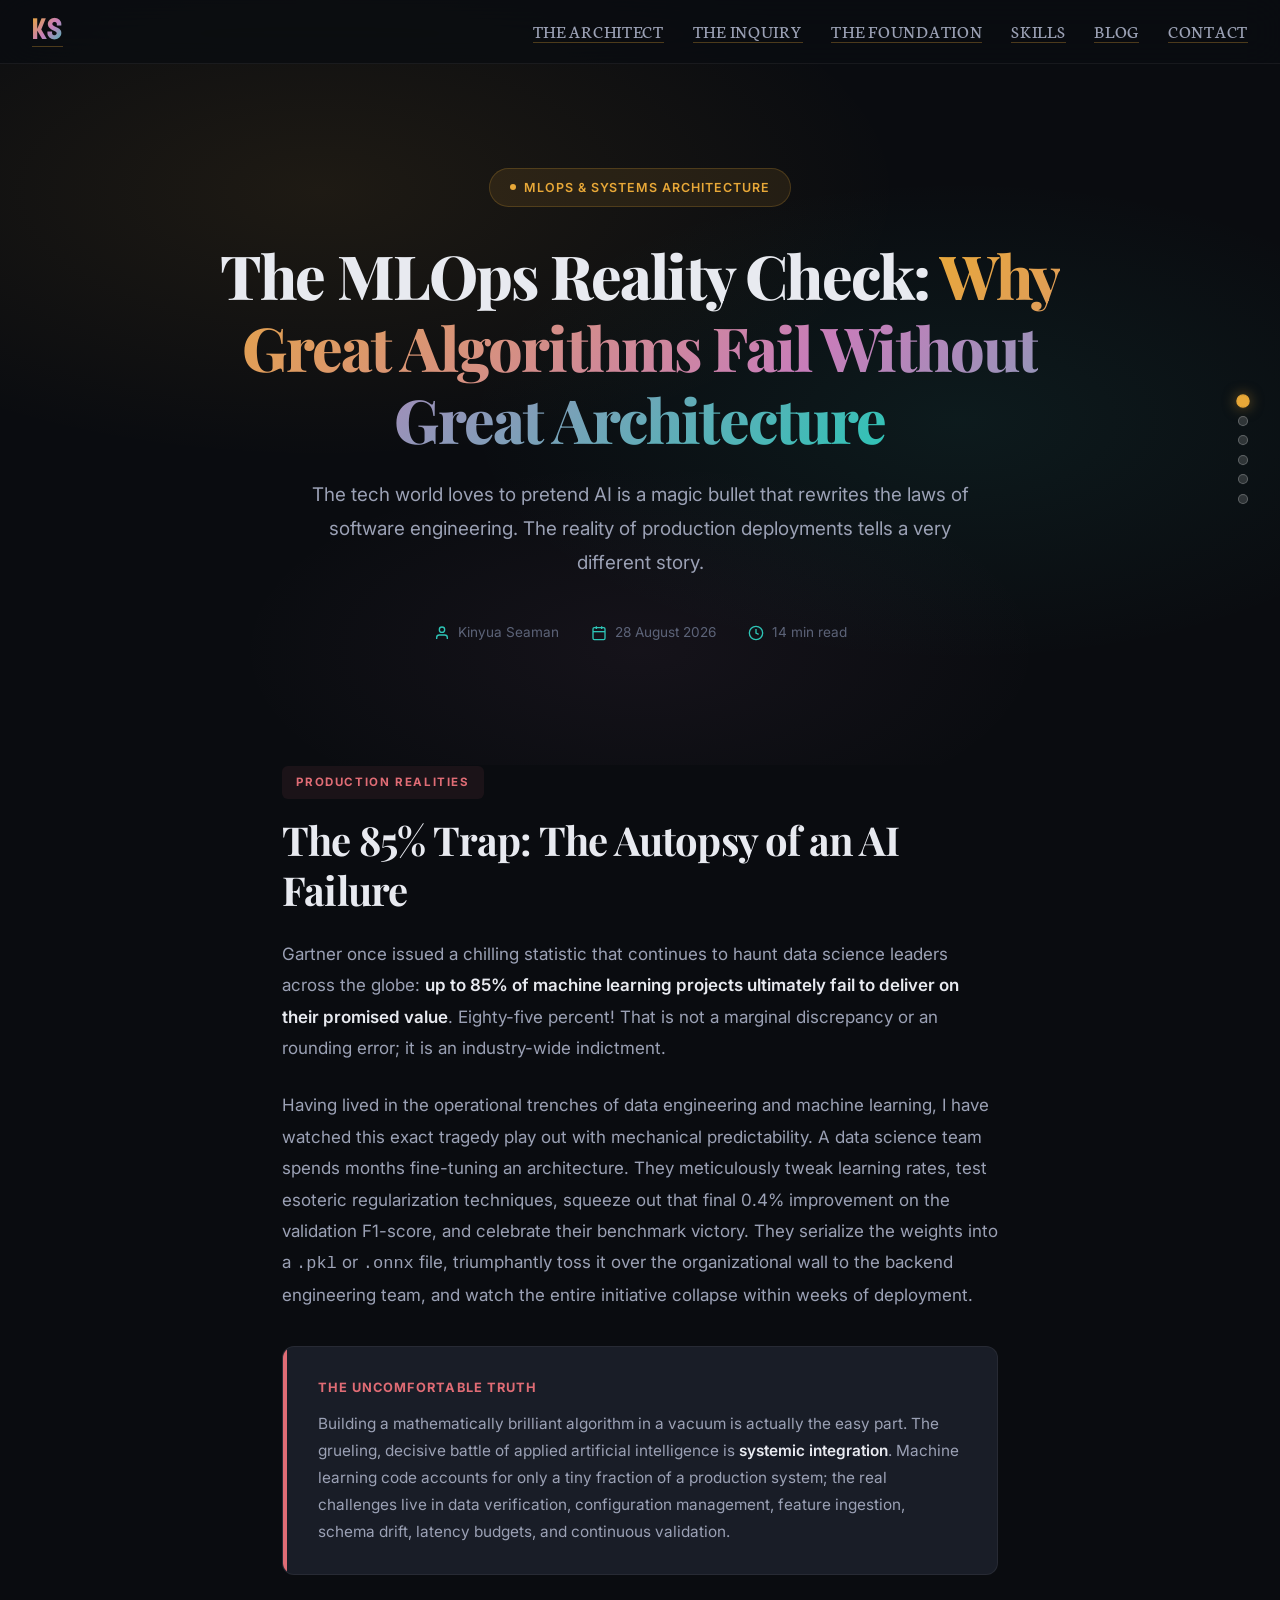
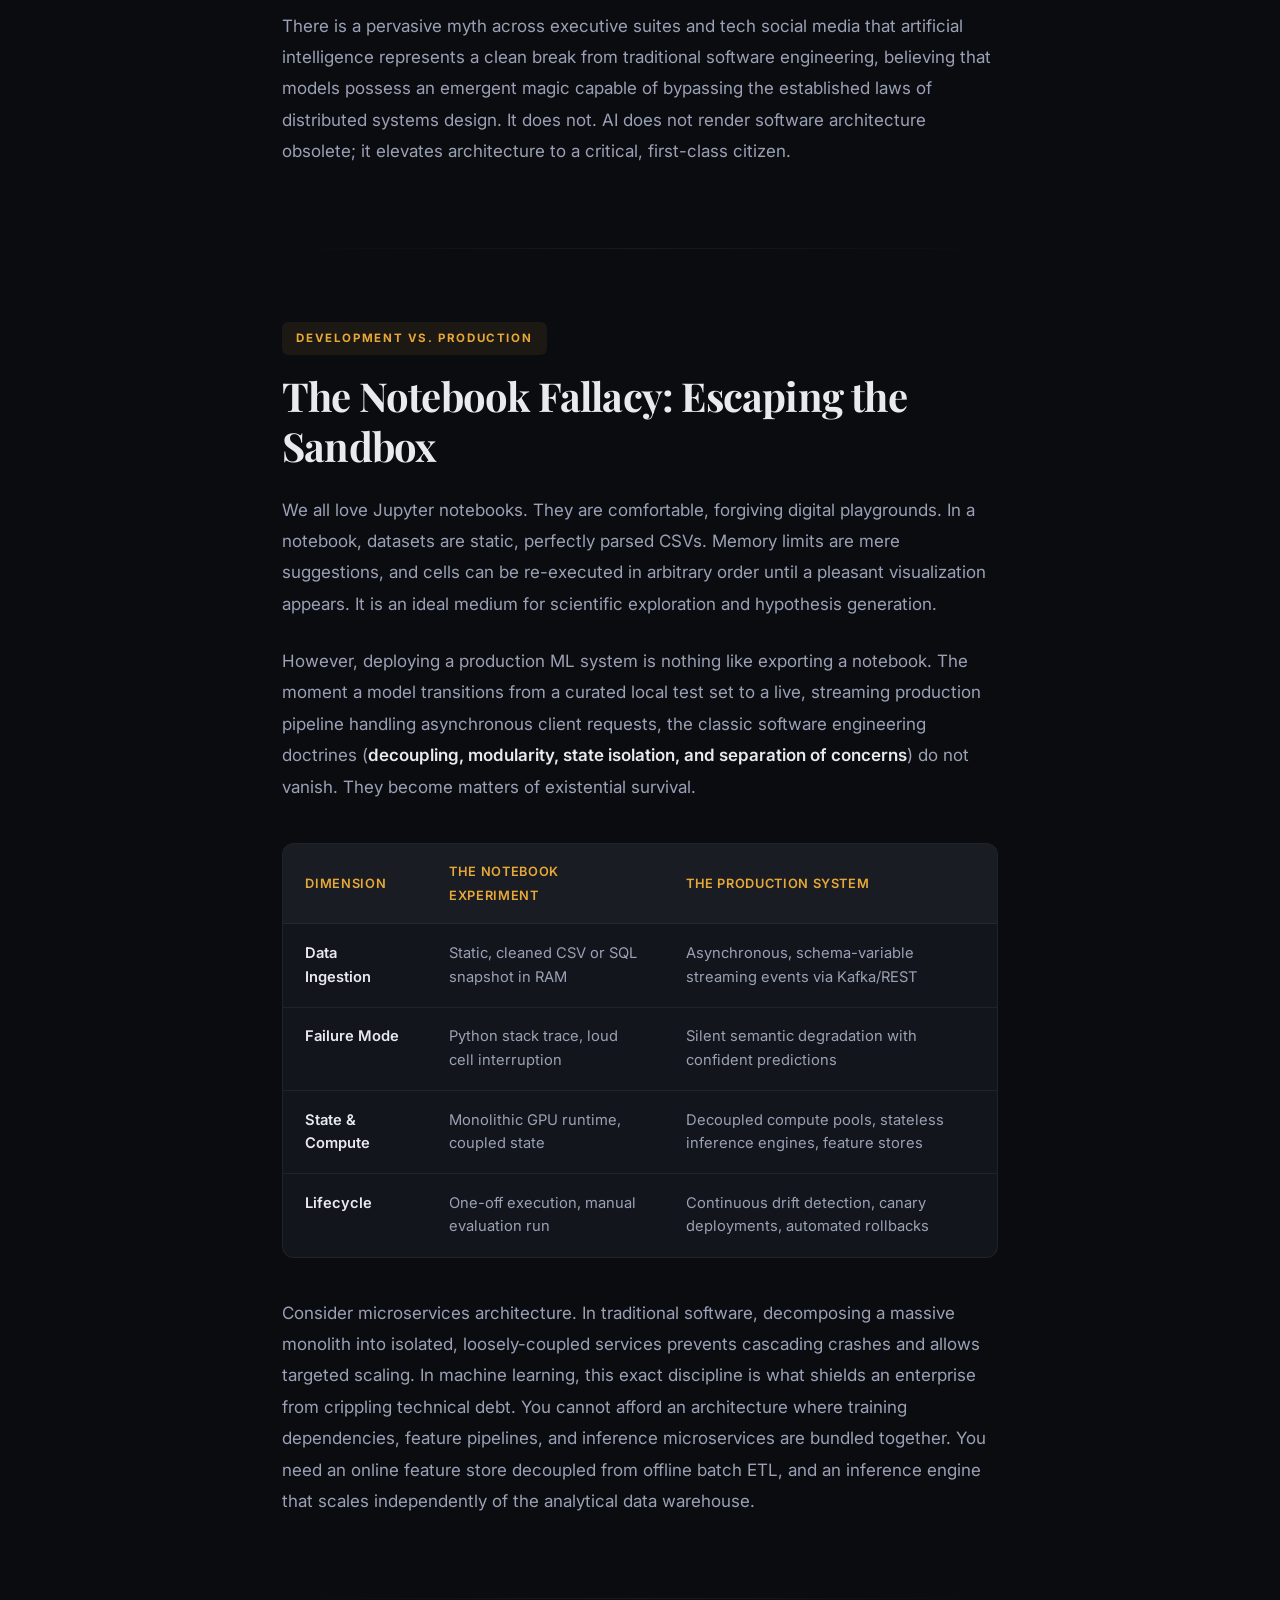
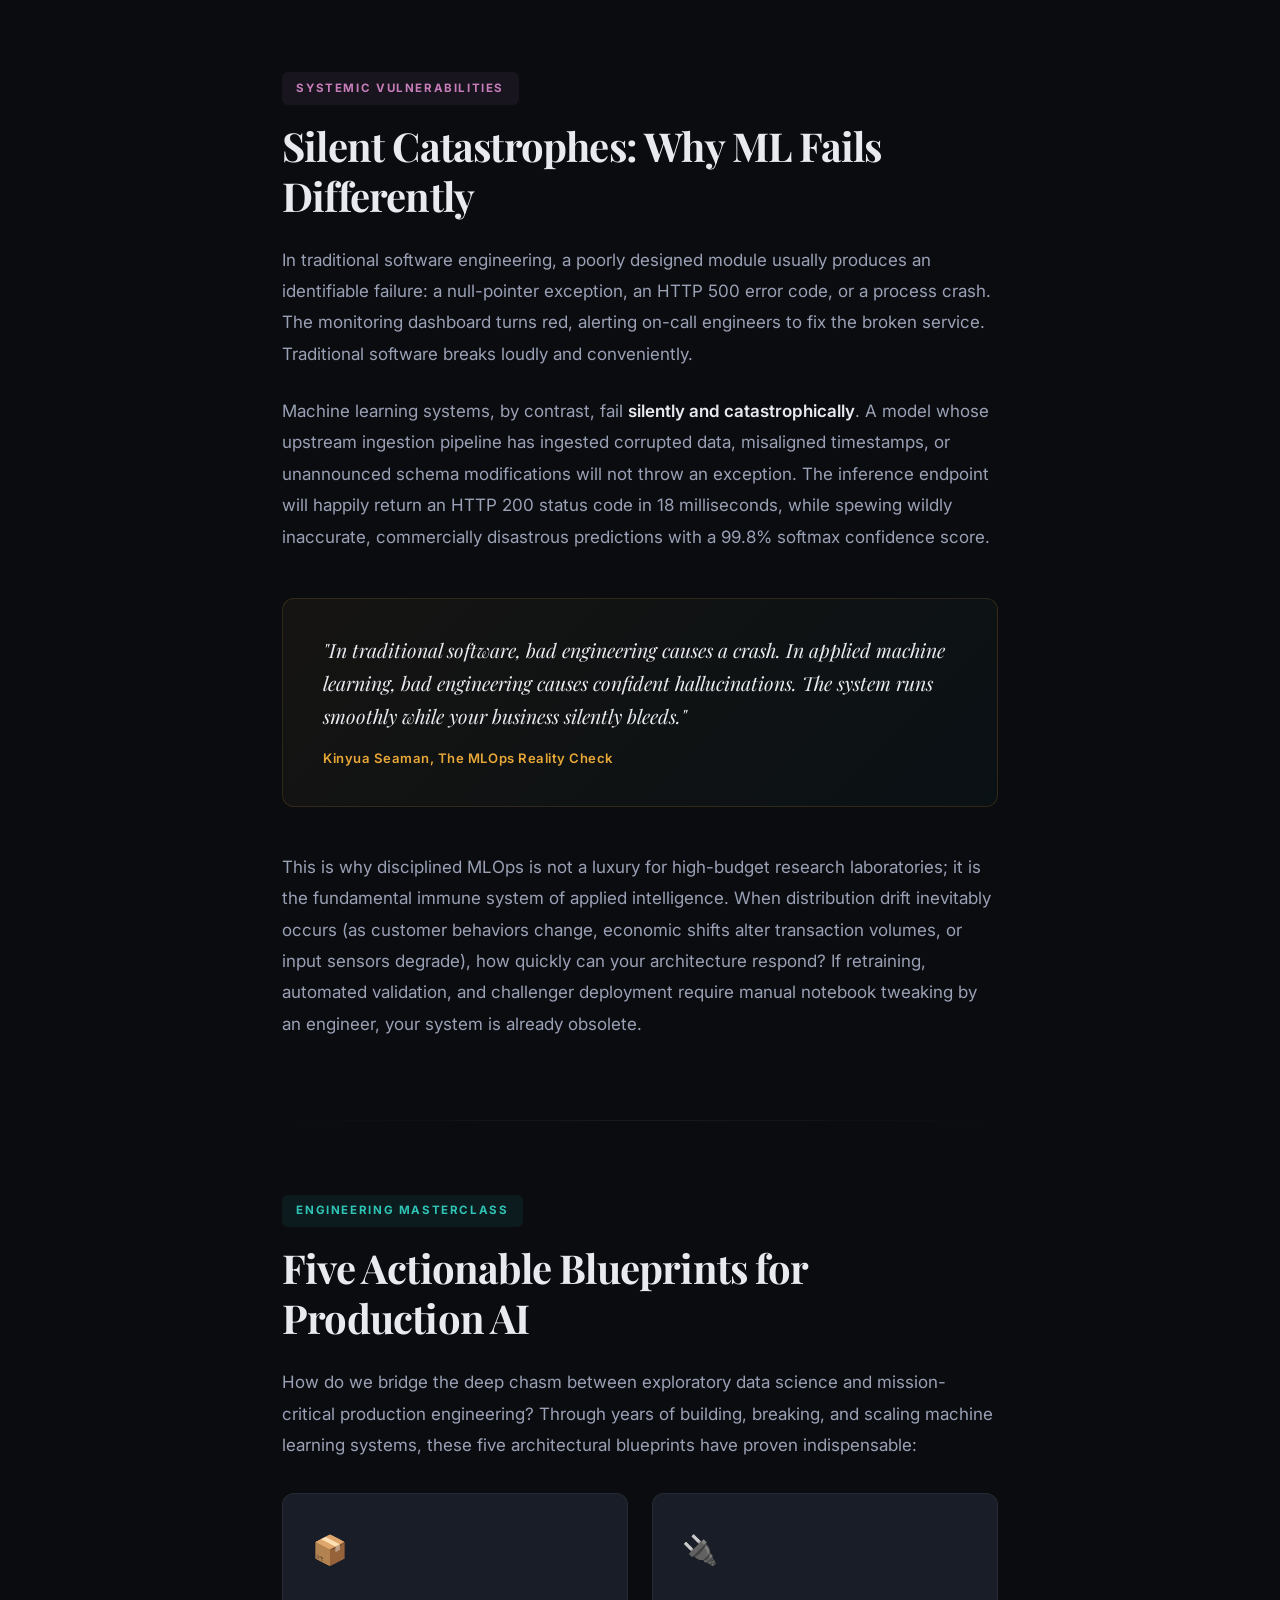
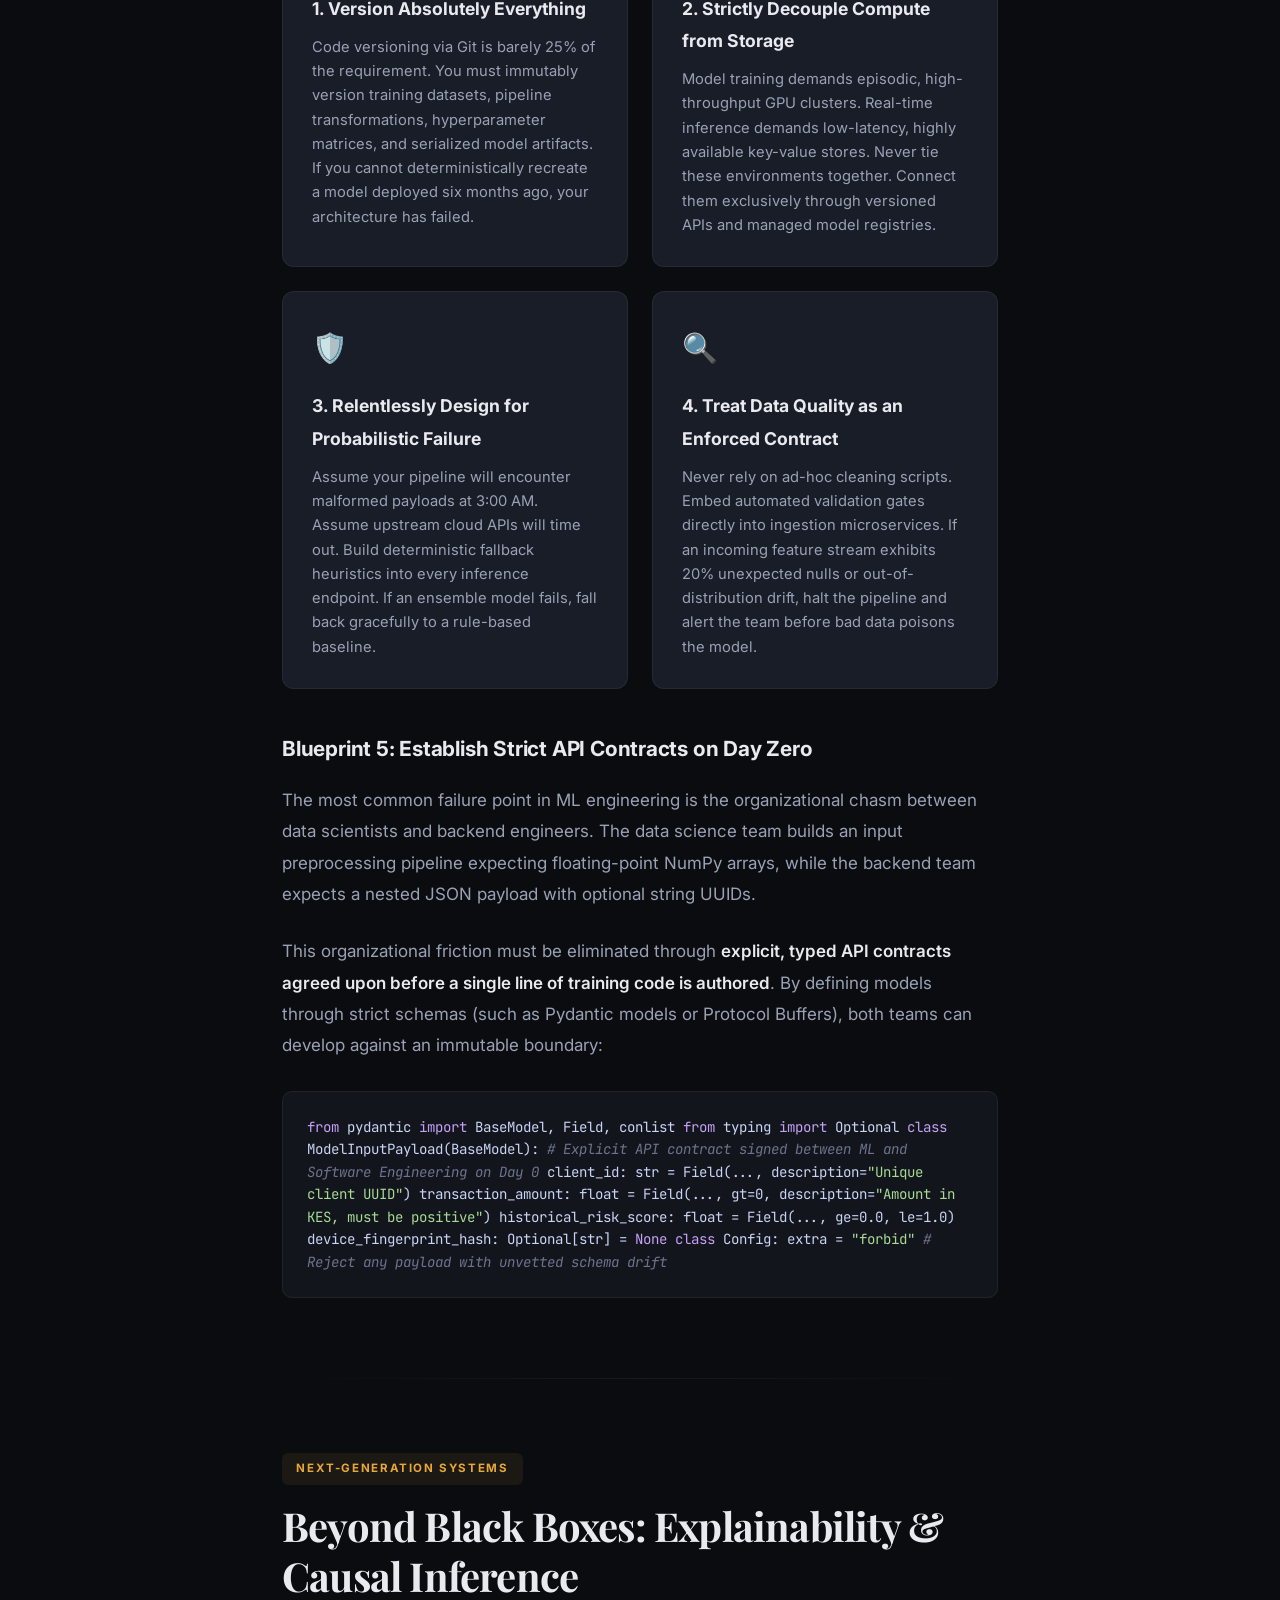
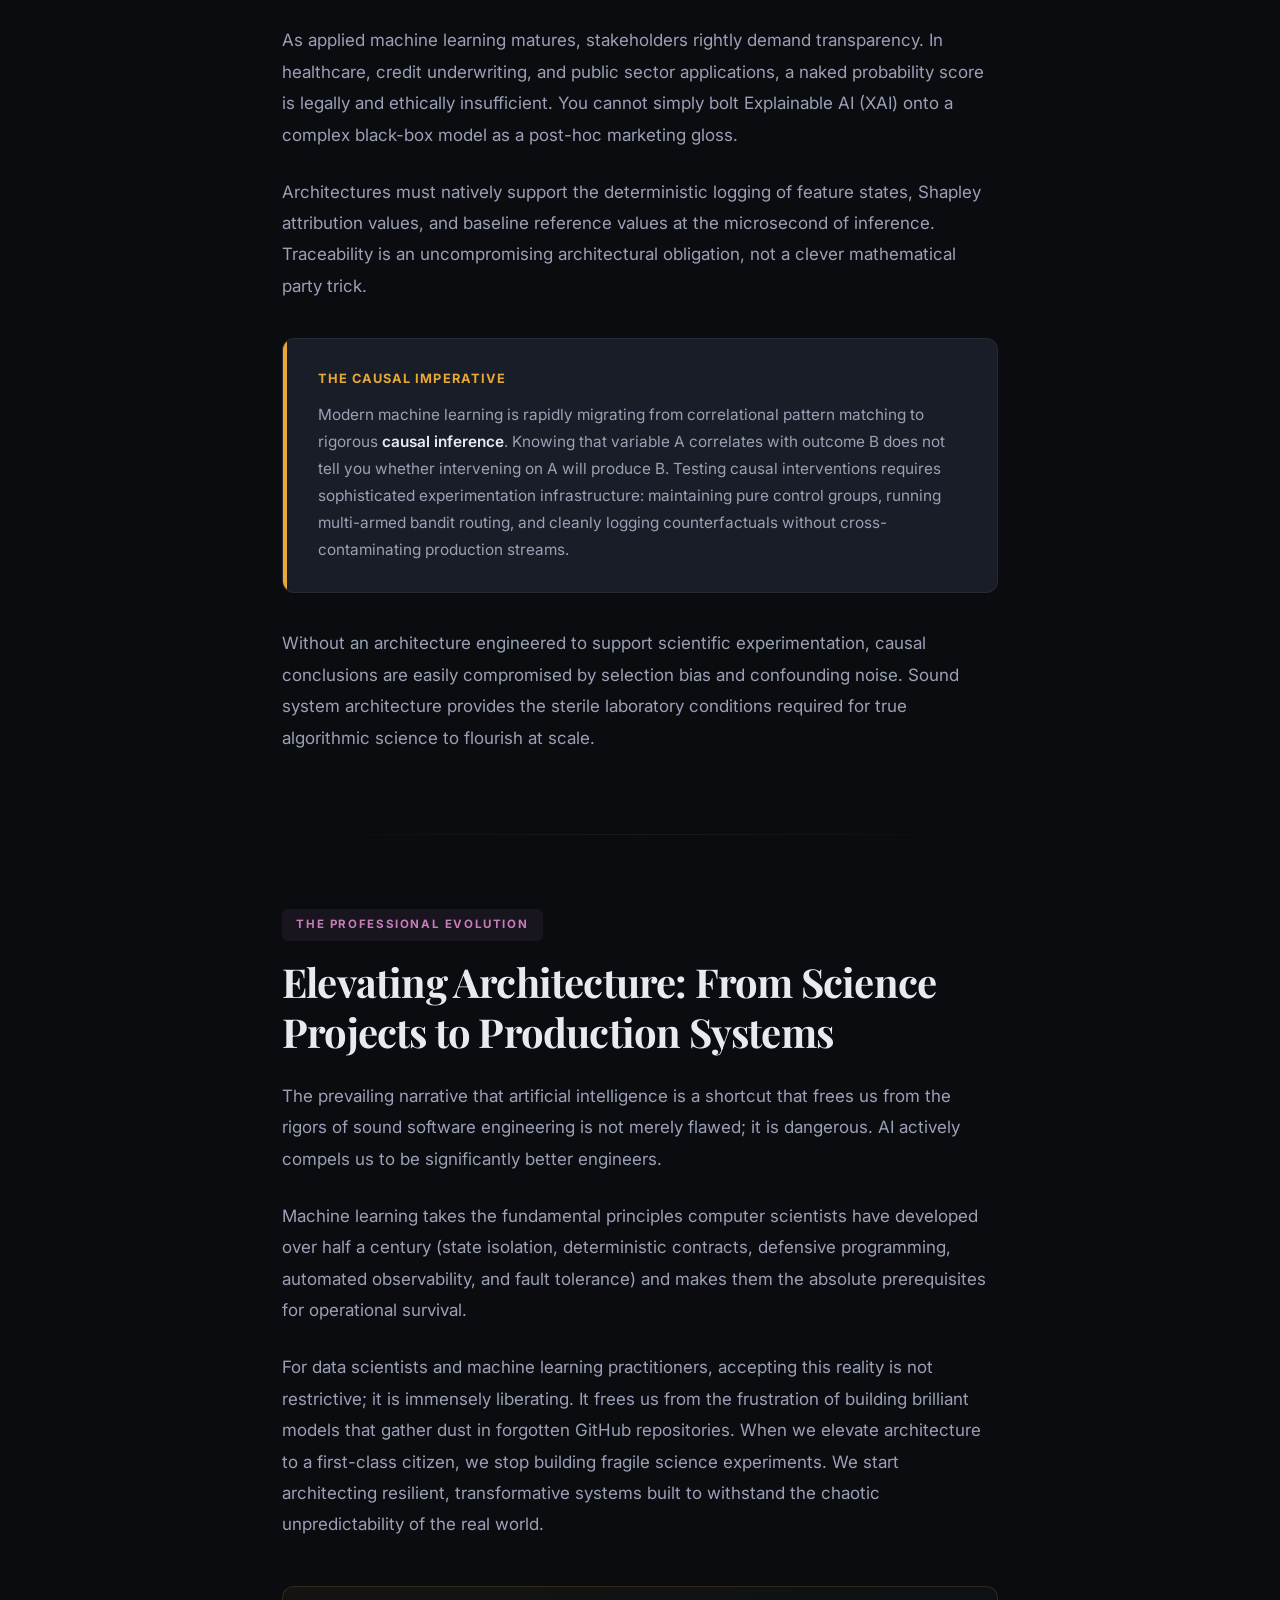
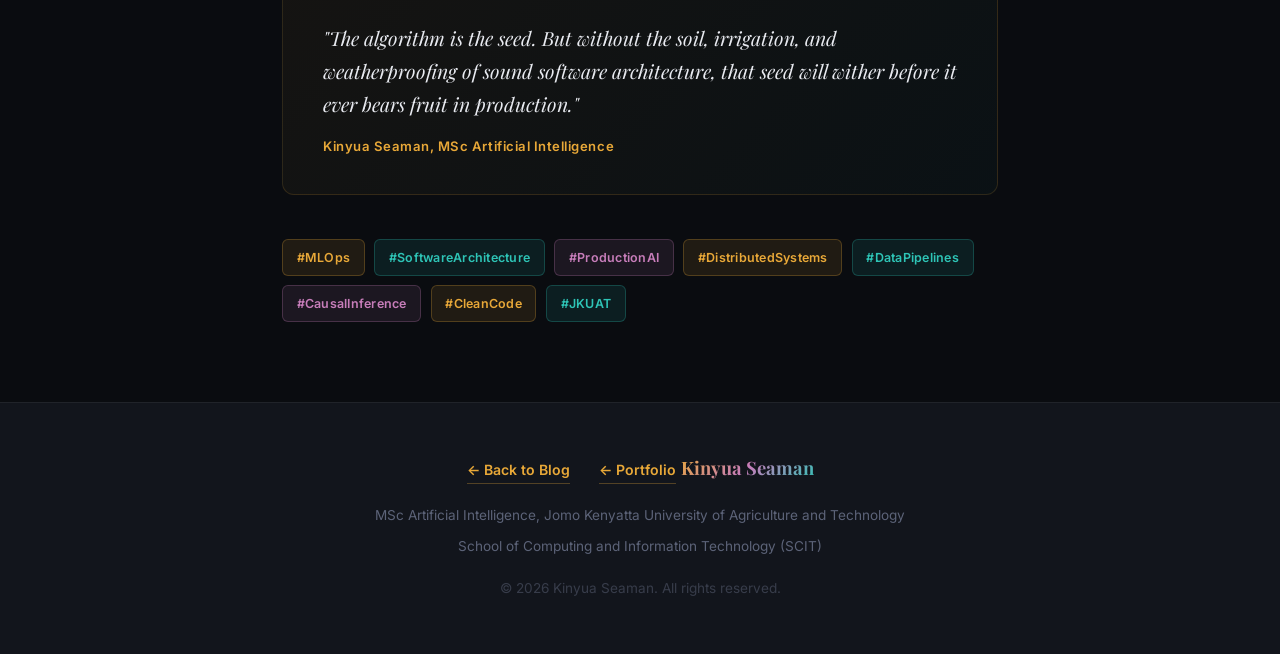
<file: blog/mlops-reality-check-architecture.html>
<!DOCTYPE html>
<html lang="en">
<head>
  <meta charset="UTF-8">
  <meta name="viewport" content="width=device-width, initial-scale=1.0">
  <meta name="description" content="The MLOps Reality Check: Why Great Algorithms Fail Without Great Architecture | by Kinyua Seaman. Why building models in a vacuum is the easy part, and how decoupling, data pipelines, and system engineering form the true lifeline of production AI.">

  <!-- Open Graph -->
  <meta property="og:type" content="article">
  <meta property="og:url" content="https://keseaman.github.io/blog/mlops-reality-check-architecture.html">
  <meta property="og:title" content="The MLOps Reality Check: Why Great Algorithms Fail Without Great Architecture">
  <meta property="og:description" content="Building an algorithm in a vacuum is the easy part. The real challenge is systemic integration. Discover actionable blueprints for decoupling data pipelines, ensuring explainability, and elevating architecture to a first-class citizen in AI.">
  <meta property="og:image" content="https://keseaman.github.io/og-image.png">

  <title>The MLOps Reality Check: Architecture Over Algorithms | Kinyua Seaman</title>
  <link rel="icon" href="data:image/svg+xml,<svg xmlns=%22http://www.w3.org/2000/svg%22 viewBox=%220 0 100 100%22><text y=%22.9em%22 font-size=%2290%22>⚙️</text></svg>">
  <link rel="preconnect" href="https://fonts.googleapis.com">
  <link rel="preconnect" href="https://fonts.gstatic.com" crossorigin>
  <link href="https://fonts.googleapis.com/css2?family=Inter:wght@300;400;500;600;700;800;900&family=Playfair+Display:ital,wght@0,600;0,700;0,800;1,600&family=JetBrains+Mono:wght@400;500&family=Neuton:ital,wght@0,200;0,300;0,400;0,700;0,800;1,400&display=swap" rel="stylesheet">

  <style>
    @font-face {
      font-family: 'Soria';
      src: url('../fonts/soria.woff2') format('woff2'),
           url('../fonts/soria.woff') format('woff'),
           url('../fonts/Soria-Bold.otf') format('opentype');
      font-weight: 400 800;
      font-style: normal;
      font-display: swap;
    }

    /* ─────────────────── DESIGN TOKENS ─────────────────── */
    :root {
      --clr-bg-deep: #0a0c10;
      --clr-bg-surface: #12151c;
      --clr-bg-card: #191d27;
      --clr-bg-elevated: #1f2433;

      --clr-accent-primary: #e8a838;
      --clr-accent-secondary: #2ec4b6;
      --clr-accent-tertiary: #c77dba;
      --clr-accent-danger: #e06c75;

      --clr-text-primary: #e8eaf0;
      --clr-text-secondary: #9ba1b5;
      --clr-text-muted: #5c6378;
      --clr-border: rgba(255,255,255,0.06);

      --grad-hero: linear-gradient(135deg, #e8a838 0%, #c77dba 50%, #2ec4b6 100%);

      --font-body: 'Inter', -apple-system, BlinkMacSystemFont, sans-serif;
      --font-display: 'Playfair Display', Georgia, serif;
      --font-mono: 'JetBrains Mono', monospace;
      --font-brand: 'Soria', serif;
      --font-nav: 'Neuton', serif;

      --content-width: 780px;
    }

    /* ─────────────────── RESET ─────────────────── */
    *, *::before, *::after { box-sizing: border-box; margin: 0; padding: 0; }
    html { scroll-behavior: smooth; scroll-padding-top: 80px; }
    body {
      font-family: var(--font-body);
      background: var(--clr-bg-deep);
      color: var(--clr-text-primary);
      line-height: 1.85;
      font-size: 17px;
      font-weight: 400;
      -webkit-font-smoothing: antialiased;
      overflow-x: hidden;
    }

    /* ─────────────────── READING PROGRESS BAR ─────────────────── */
    #progress-bar {
      position: fixed;
      top: 0; left: 0;
      width: 0%;
      height: 3px;
      background: var(--grad-hero);
      z-index: 9999;
      transition: width 0.1s linear;
      box-shadow: 0 0 12px rgba(232,168,56,0.5);
    }

    /* ─────────────────── NAVIGATION ─────────────────── */
    nav {
      position: fixed;
      top: 0; left: 0; right: 0;
      z-index: 1000;
      padding: 0 2rem;
      height: 64px;
      display: flex;
      align-items: center;
      justify-content: space-between;
      background: rgba(10,12,16,0.75);
      backdrop-filter: blur(20px) saturate(1.6);
      -webkit-backdrop-filter: blur(20px) saturate(1.6);
      border-bottom: 1px solid var(--clr-border);
      transition: box-shadow 0.35s ease;
    }
    nav.scrolled { box-shadow: 0 4px 30px rgba(0,0,0,0.4); }
    .nav-brand {
      font-family: var(--font-brand);
      font-size: 1.85rem;
      font-weight: 700;
      background: var(--grad-hero);
      -webkit-background-clip: text;
      -webkit-text-fill-color: transparent;
      background-clip: text;
      text-decoration: none;
      letter-spacing: 0.04em;
      line-height: 1;
    }
    .nav-links {
      list-style: none;
      display: flex;
      gap: 1.8rem;
      align-items: center;
    }
    .nav-links a {
      font-family: var(--font-nav);
      color: var(--clr-text-secondary);
      text-decoration: none;
      font-size: 1.12rem;
      font-weight: 400;
      letter-spacing: 0.04em;
      text-transform: uppercase;
      transition: color 0.25s ease;
      position: relative;
    }
    .nav-links a::after {
      content: '';
      position: absolute;
      bottom: -4px; left: 0;
      width: 0; height: 2px;
      background: var(--clr-accent-primary);
      transition: width 0.3s ease;
    }
    .nav-links a:hover { color: var(--clr-accent-primary); }
    .nav-links a:hover::after { width: 100%; }

    .nav-hamburger {
      display: none;
      background: none;
      border: none;
      cursor: pointer;
      padding: 6px;
      z-index: 1001;
      flex-direction: column;
      gap: 5px;
    }
    .nav-hamburger span {
      display: block;
      width: 24px;
      height: 2px;
      background: var(--clr-accent-primary);
      border-radius: 2px;
      transition: all 0.3s ease;
    }
    .nav-hamburger.active span:nth-child(1) { transform: rotate(45deg) translate(5px, 5px); }
    .nav-hamburger.active span:nth-child(2) { opacity: 0; }
    .nav-hamburger.active span:nth-child(3) { transform: rotate(-45deg) translate(5px, -5px); }

    @media (max-width: 768px) {
      .nav-hamburger { display: flex; }
      .nav-links {
        display: none;
        position: absolute;
        top: 100%; left: 0; right: 0;
        flex-direction: column;
        background: rgba(10,12,16,0.97);
        backdrop-filter: blur(20px);
        -webkit-backdrop-filter: blur(20px);
        padding: 1rem 2rem;
        gap: 0.5rem;
        border-bottom: 1px solid var(--clr-border);
        box-shadow: 0 8px 30px rgba(0,0,0,0.4);
      }
      .nav-links.open { display: flex; }
      .nav-links a {
        font-family: var(--font-nav);
        font-size: 1.15rem;
        padding: 0.6rem 0;
        border-bottom: 1px solid var(--clr-border);
      }
      .nav-links li:last-child a { border-bottom: none; }
    }

    /* ─────────────────── HERO ─────────────────── */
    .hero {
      position: relative;
      min-height: 85vh;
      display: flex;
      align-items: center;
      justify-content: center;
      text-align: center;
      padding: 7rem 2rem 4rem;
      overflow: hidden;
    }
    .hero::before {
      content: '';
      position: absolute;
      inset: 0;
      background:
        radial-gradient(ellipse 65% 50% at 25% 25%, rgba(232,168,56,0.09) 0%, transparent 70%),
        radial-gradient(ellipse 55% 45% at 75% 55%, rgba(46,196,182,0.08) 0%, transparent 70%),
        radial-gradient(ellipse 45% 35% at 50% 85%, rgba(199,125,186,0.06) 0%, transparent 70%);
      pointer-events: none;
    }
    .hero-content { position: relative; max-width: 920px; }
    .hero-tag {
      display: inline-flex;
      align-items: center;
      gap: 0.5rem;
      padding: 0.45rem 1.2rem;
      border-radius: 100px;
      background: rgba(232,168,56,0.1);
      border: 1px solid rgba(232,168,56,0.2);
      color: var(--clr-accent-primary);
      font-size: 0.78rem;
      font-weight: 600;
      letter-spacing: 0.08em;
      text-transform: uppercase;
      margin-bottom: 2rem;
      animation: fadeSlideUp 0.8s ease both;
    }
    .hero-tag .dot {
      width: 6px; height: 6px;
      border-radius: 50%;
      background: var(--clr-accent-primary);
      animation: pulse 2s ease infinite;
    }
    .hero h1 {
      font-family: var(--font-display);
      font-size: clamp(2.3rem, 5vw, 3.8rem);
      font-weight: 800;
      line-height: 1.18;
      letter-spacing: -0.03em;
      margin-bottom: 1.5rem;
      animation: fadeSlideUp 0.8s 0.15s ease both;
    }
    .hero h1 .gradient-text {
      background: var(--grad-hero);
      -webkit-background-clip: text;
      -webkit-text-fill-color: transparent;
      background-clip: text;
    }
    .hero-subtitle {
      font-size: 1.18rem;
      color: var(--clr-text-secondary);
      max-width: 680px;
      margin: 0 auto 2.5rem;
      line-height: 1.8;
      animation: fadeSlideUp 0.8s 0.3s ease both;
    }
    .hero-meta {
      display: flex;
      align-items: center;
      justify-content: center;
      gap: 2rem;
      flex-wrap: wrap;
      animation: fadeSlideUp 0.8s 0.45s ease both;
    }
    .hero-meta-item {
      display: flex;
      align-items: center;
      gap: 0.5rem;
      font-size: 0.85rem;
      color: var(--clr-text-muted);
    }
    .hero-meta-item svg {
      width: 16px; height: 16px;
      stroke: var(--clr-accent-secondary);
    }

    /* ─────────────────── FLOATING TOC ─────────────────── */
    .floating-toc {
      position: fixed;
      right: 2rem;
      top: 50%;
      transform: translateY(-50%);
      z-index: 100;
      display: flex;
      flex-direction: column;
      gap: 0.6rem;
    }
    .toc-dot {
      position: relative;
      width: 10px;
      height: 10px;
      border-radius: 50%;
      background: rgba(255,255,255,0.15);
      border: 1px solid rgba(255,255,255,0.25);
      cursor: pointer;
      transition: all 0.3s cubic-bezier(0.4, 0, 0.2, 1);
    }
    .toc-dot:hover, .toc-dot.active {
      background: var(--clr-accent-primary);
      border-color: var(--clr-accent-primary);
      transform: scale(1.35);
      box-shadow: 0 0 10px rgba(232,168,56,0.5);
    }
    .toc-dot .tooltip {
      position: absolute;
      right: 22px;
      top: 50%;
      transform: translateY(-50%) translateX(10px);
      white-space: nowrap;
      background: rgba(19, 23, 33, 0.95);
      backdrop-filter: blur(8px);
      border: 1px solid var(--clr-border);
      padding: 0.35rem 0.8rem;
      border-radius: 6px;
      font-size: 0.72rem;
      font-weight: 500;
      color: var(--clr-text-secondary);
      pointer-events: none;
      opacity: 0;
      transition: all 0.25s ease;
    }
    .toc-dot:hover .tooltip {
      opacity: 1;
      transform: translateY(-50%) translateX(0);
    }
    @media (max-width: 1200px) { .floating-toc { display: none; } }

    /* ─────────────────── MAIN ARTICLE ─────────────────── */
    .article-container {
      max-width: var(--content-width);
      margin: 0 auto;
      padding: 0 2rem;
    }
    .blog-section {
      margin-bottom: 5rem;
      opacity: 0;
      transform: translateY(30px);
      transition: opacity 0.7s ease, transform 0.7s ease;
    }
    .blog-section.visible { opacity: 1; transform: translateY(0); }

    .section-label {
      display: inline-flex;
      align-items: center;
      gap: 0.6rem;
      font-size: 0.72rem;
      font-weight: 700;
      letter-spacing: 0.14em;
      text-transform: uppercase;
      margin-bottom: 1rem;
      padding: 0.35rem 0.9rem;
      border-radius: 6px;
    }
    .section-label.gold { color: var(--clr-accent-primary); background: rgba(232,168,56,0.08); }
    .section-label.teal { color: var(--clr-accent-secondary); background: rgba(46,196,182,0.08); }
    .section-label.violet { color: var(--clr-accent-tertiary); background: rgba(199,125,186,0.08); }
    .section-label.red { color: var(--clr-accent-danger); background: rgba(224,108,117,0.08); }

    h2 {
      font-family: var(--font-display);
      font-size: clamp(1.8rem, 3.5vw, 2.5rem);
      font-weight: 700;
      line-height: 1.25;
      letter-spacing: -0.02em;
      margin-bottom: 1.5rem;
      color: var(--clr-text-primary);
    }
    h3 {
      font-size: 1.3rem;
      font-weight: 700;
      margin: 2.6rem 0 1rem;
      color: var(--clr-text-primary);
      letter-spacing: -0.01em;
    }
    p { margin-bottom: 1.6rem; color: var(--clr-text-secondary); }
    strong { color: var(--clr-text-primary); font-weight: 600; }
    em { font-style: italic; color: var(--clr-accent-secondary); }
    a { color: var(--clr-accent-primary); text-decoration: none; border-bottom: 1px solid rgba(232,168,56,0.3); transition: border-color 0.25s ease; }
    a:hover { border-color: var(--clr-accent-primary); }

    /* ─────────────────── CALLOUT ─────────────────── */
    .callout {
      position: relative;
      padding: 1.8rem 2.2rem;
      margin: 2.2rem 0;
      border-radius: 12px;
      background: var(--clr-bg-card);
      border: 1px solid var(--clr-border);
      overflow: hidden;
    }
    .callout::before { content: ''; position: absolute; top: 0; left: 0; width: 4px; height: 100%; }
    .callout.gold::before { background: var(--clr-accent-primary); }
    .callout.teal::before { background: var(--clr-accent-secondary); }
    .callout.violet::before { background: var(--clr-accent-tertiary); }
    .callout.red::before { background: var(--clr-accent-danger); }
    .callout-title { font-size: 0.8rem; font-weight: 700; letter-spacing: 0.08em; text-transform: uppercase; margin-bottom: 0.7rem; }
    .callout.gold .callout-title { color: var(--clr-accent-primary); }
    .callout.teal .callout-title { color: var(--clr-accent-secondary); }
    .callout.violet .callout-title { color: var(--clr-accent-tertiary); }
    .callout.red .callout-title { color: var(--clr-accent-danger); }
    .callout p { margin-bottom: 0; font-size: 0.96rem; line-height: 1.75; }

    /* ─────────────────── BLOCKQUOTE ─────────────────── */
    blockquote {
      position: relative;
      margin: 2.8rem 0;
      padding: 2.2rem 2.5rem;
      background: linear-gradient(135deg, rgba(232,168,56,0.05), rgba(46,196,182,0.03));
      border-radius: 12px;
      border: 1px solid rgba(232,168,56,0.15);
    }
    blockquote p {
      font-family: var(--font-display);
      font-size: 1.22rem;
      font-style: italic;
      color: var(--clr-text-primary);
      line-height: 1.7;
      margin-bottom: 0.8rem;
    }
    blockquote cite {
      display: block;
      font-size: 0.82rem;
      color: var(--clr-accent-primary);
      font-style: normal;
      font-weight: 600;
      letter-spacing: 0.04em;
    }

    /* ─────────────────── DATA CARDS & GRIDS ─────────────────── */
    .card-grid {
      display: grid;
      grid-template-columns: repeat(auto-fit, minmax(280px, 1fr));
      gap: 1.5rem;
      margin: 2rem 0;
    }
    .feature-card {
      background: var(--clr-bg-card);
      border: 1px solid var(--clr-border);
      border-radius: 12px;
      padding: 1.8rem;
      transition: transform 0.3s ease, border-color 0.3s ease;
    }
    .feature-card:hover {
      transform: translateY(-4px);
      border-color: rgba(232,168,56,0.3);
    }
    .feature-card-icon {
      font-size: 1.8rem;
      margin-bottom: 1rem;
      display: inline-block;
    }
    .feature-card h4 {
      font-size: 1.1rem;
      font-weight: 700;
      margin-bottom: 0.6rem;
      color: var(--clr-text-primary);
    }
    .feature-card p {
      font-size: 0.92rem;
      line-height: 1.65;
      color: var(--clr-text-secondary);
      margin-bottom: 0;
    }

    /* ─────────────────── CODE & BLUEPRINT BLOCKS ─────────────────── */
    .code-block {
      background: var(--clr-bg-surface);
      border: 1px solid var(--clr-border);
      border-radius: 10px;
      padding: 1.5rem;
      margin: 1.8rem 0;
      font-family: var(--font-mono);
      font-size: 0.88rem;
      color: #cad3f5;
      overflow-x: auto;
      line-height: 1.6;
    }
    .code-block .keyword { color: #c6a0f6; }
    .code-block .string { color: #a6da95; }
    .code-block .comment { color: #6e738d; font-style: italic; }

    /* ─────────────────── COMPARISON TABLE ─────────────────── */
    .table-wrapper {
      overflow-x: auto;
      margin: 2.5rem 0;
      border-radius: 12px;
      border: 1px solid var(--clr-border);
      background: var(--clr-bg-surface);
    }
    table {
      width: 100%;
      border-collapse: collapse;
      font-size: 0.92rem;
      text-align: left;
    }
    thead {
      background: rgba(255,255,255,0.03);
      border-bottom: 1px solid var(--clr-border);
    }
    th {
      padding: 1rem 1.4rem;
      color: var(--clr-accent-primary);
      font-weight: 600;
      font-size: 0.8rem;
      letter-spacing: 0.05em;
      text-transform: uppercase;
    }
    td {
      padding: 1.1rem 1.4rem;
      border-bottom: 1px solid var(--clr-border);
      color: var(--clr-text-secondary);
      vertical-align: top;
      line-height: 1.6;
    }
    tr:last-child td { border-bottom: none; }
    tr:hover td { background: rgba(255,255,255,0.015); }
    td strong { color: var(--clr-text-primary); }

    /* ─────────────────── SECTION DIVIDER ─────────────────── */
    .section-divider {
      width: 100%;
      height: 1px;
      background: linear-gradient(90deg, transparent, var(--clr-border), transparent);
      margin: 4.5rem 0;
    }

    /* ─────────────────── TAGS ─────────────────── */
    .tag-list {
      list-style: none;
      display: flex;
      flex-wrap: wrap;
      gap: 0.6rem;
      margin: 2rem 0;
    }
    .tag-list li {
      font-size: 0.78rem;
      font-weight: 600;
      padding: 0.35rem 0.85rem;
      border-radius: 6px;
      letter-spacing: 0.02em;
    }
    .tag-list li.gold { background: rgba(232,168,56,0.1); color: var(--clr-accent-primary); border: 1px solid rgba(232,168,56,0.25); }
    .tag-list li.teal { background: rgba(46,196,182,0.1); color: var(--clr-accent-secondary); border: 1px solid rgba(46,196,182,0.25); }
    .tag-list li.violet { background: rgba(199,125,186,0.1); color: var(--clr-accent-tertiary); border: 1px solid rgba(199,125,186,0.25); }

    /* ─────────────────── FOOTER ─────────────────── */
    footer {
      padding: 3rem 2rem;
      text-align: center;
      border-top: 1px solid var(--clr-border);
      background: var(--clr-bg-surface);
      margin-top: 4rem;
    }
    footer p { font-size: 0.85rem; color: var(--clr-text-muted); margin-bottom: 0.4rem; }
    footer .footer-brand {
      font-family: var(--font-display);
      font-weight: 700;
      font-size: 1.15rem;
      background: var(--grad-hero);
      -webkit-background-clip: text;
      -webkit-text-fill-color: transparent;
      background-clip: text;
      margin-bottom: 0.8rem;
      display: inline-block;
    }
    .back-link {
      display: inline-flex;
      align-items: center;
      gap: 0.4rem;
      font-weight: 600;
      font-size: 0.88rem;
      color: var(--clr-accent-primary);
      text-decoration: none;
      margin-bottom: 1.2rem;
      transition: color 0.25s ease;
    }
    .back-link:hover { color: var(--clr-accent-secondary); }

    /* ─────────────────── ANIMATIONS ─────────────────── */
    @keyframes fadeSlideUp {
      from { opacity: 0; transform: translateY(25px); }
      to { opacity: 1; transform: translateY(0); }
    }
    @keyframes pulse {
      0%, 100% { opacity: 1; transform: scale(1); }
      50% { opacity: 0.4; transform: scale(0.85); }
    }
  </style>
</head>

<body>

<div id="progress-bar"></div>

<!-- Navigation -->
<nav id="main-nav">
  <a href="../index.html" class="nav-brand">KS</a>
  <button class="nav-hamburger" id="nav-hamburger" aria-label="Toggle navigation menu" aria-expanded="false">
    <span></span><span></span><span></span>
  </button>
  <ul class="nav-links" id="nav-links">
    <li><a href="../index.html#act-iii">The Architect</a></li>
    <li><a href="../index.html#act-ii">The Inquiry</a></li>
    <li><a href="../index.html#act-i">The Foundation</a></li>
    <li><a href="../index.html#skills">Skills</a></li>
    <li><a href="./">Blog</a></li>
    <li><a href="../index.html#contact">Contact</a></li>
  </ul>
</nav>

<!-- Floating Table of Contents -->
<div class="floating-toc" id="floating-toc">
  <div class="toc-dot active" data-target="the-85-percent-trap">
    <span class="tooltip">The 85% Trap</span>
  </div>
  <div class="toc-dot" data-target="notebook-fallacy">
    <span class="tooltip">The Notebook Fallacy</span>
  </div>
  <div class="toc-dot" data-target="silent-catastrophes">
    <span class="tooltip">Silent Catastrophes</span>
  </div>
  <div class="toc-dot" data-target="five-blueprints">
    <span class="tooltip">5 Architectural Blueprints</span>
  </div>
  <div class="toc-dot" data-target="explainability-causality">
    <span class="tooltip">Explainability & Causality</span>
  </div>
  <div class="toc-dot" data-target="first-class-citizen">
    <span class="tooltip">Engineering Over Magic</span>
  </div>
</div>

<!-- Hero -->
<header class="hero">
  <div class="hero-content">
    <div class="hero-tag">
      <span class="dot"></span>
      MLOps & Systems Architecture
    </div>
    <h1>The MLOps Reality Check: <span class="gradient-text">Why Great Algorithms Fail Without Great Architecture</span></h1>
    <p class="hero-subtitle">
      The tech world loves to pretend AI is a magic bullet that rewrites the laws of software engineering. The reality of production deployments tells a very different story.
    </p>
    <div class="hero-meta">
      <div class="hero-meta-item">
        <svg viewBox="0 0 24 24" fill="none" stroke-width="2"><path d="M20 21v-2a4 4 0 0 0-4-4H8a4 4 0 0 0-4 4v2"/><circle cx="12" cy="7" r="4"/></svg>
        <span>Kinyua Seaman</span>
      </div>
      <div class="hero-meta-item">
        <svg viewBox="0 0 24 24" fill="none" stroke-width="2"><rect x="3" y="4" width="18" height="18" rx="2" ry="2"/><line x1="16" y1="2" x2="16" y2="6"/><line x1="8" y1="2" x2="8" y2="6"/><line x1="3" y1="10" x2="21" y2="10"/></svg>
        <span>28 August 2026</span>
      </div>
      <div class="hero-meta-item">
        <svg viewBox="0 0 24 24" fill="none" stroke-width="2"><circle cx="12" cy="12" r="10"/><polyline points="12 6 12 12 16 14"/></svg>
        <span>14 min read</span>
      </div>
    </div>
  </div>
</header>

<!-- Main Article Content -->
<main class="article-container">

  <!-- Section 1 -->
  <section class="blog-section" id="the-85-percent-trap">
    <div class="section-label red">Production Realities</div>
    <h2>The 85% Trap: The Autopsy of an AI Failure</h2>
    <p>Gartner once issued a chilling statistic that continues to haunt data science leaders across the globe: <strong>up to 85% of machine learning projects ultimately fail to deliver on their promised value</strong>. Eighty-five percent! That is not a marginal discrepancy or an rounding error; it is an industry-wide indictment.</p>

    <p>Having lived in the operational trenches of data engineering and machine learning, I have watched this exact tragedy play out with mechanical predictability. A data science team spends months fine-tuning an architecture. They meticulously tweak learning rates, test esoteric regularization techniques, squeeze out that final 0.4% improvement on the validation F1-score, and celebrate their benchmark victory. They serialize the weights into a <code>.pkl</code> or <code>.onnx</code> file, triumphantly toss it over the organizational wall to the backend engineering team, and watch the entire initiative collapse within weeks of deployment.</p>

    <div class="callout red">
      <div class="callout-title">The Uncomfortable Truth</div>
      <p>Building a mathematically brilliant algorithm in a vacuum is actually the easy part. The grueling, decisive battle of applied artificial intelligence is <strong>systemic integration</strong>. Machine learning code accounts for only a tiny fraction of a production system; the real challenges live in data verification, configuration management, feature ingestion, schema drift, latency budgets, and continuous validation.</p>
    </div>

    <p>There is a pervasive myth across executive suites and tech social media that artificial intelligence represents a clean break from traditional software engineering, believing that models possess an emergent magic capable of bypassing the established laws of distributed systems design. It does not. AI does not render software architecture obsolete; it elevates architecture to a critical, first-class citizen.</p>
  </section>

  <div class="section-divider"></div>

  <!-- Section 2 -->
  <section class="blog-section" id="notebook-fallacy">
    <div class="section-label gold">Development vs. Production</div>
    <h2>The Notebook Fallacy: Escaping the Sandbox</h2>
    <p>We all love Jupyter notebooks. They are comfortable, forgiving digital playgrounds. In a notebook, datasets are static, perfectly parsed CSVs. Memory limits are mere suggestions, and cells can be re-executed in arbitrary order until a pleasant visualization appears. It is an ideal medium for scientific exploration and hypothesis generation.</p>

    <p>However, deploying a production ML system is nothing like exporting a notebook. The moment a model transitions from a curated local test set to a live, streaming production pipeline handling asynchronous client requests, the classic software engineering doctrines (<strong>decoupling, modularity, state isolation, and separation of concerns</strong>) do not vanish. They become matters of existential survival.</p>

    <div class="table-wrapper">
      <table>
        <thead>
          <tr>
            <th>Dimension</th>
            <th>The Notebook Experiment</th>
            <th>The Production System</th>
          </tr>
        </thead>
        <tbody>
          <tr>
            <td><strong>Data Ingestion</strong></td>
            <td>Static, cleaned CSV or SQL snapshot in RAM</td>
            <td>Asynchronous, schema-variable streaming events via Kafka/REST</td>
          </tr>
          <tr>
            <td><strong>Failure Mode</strong></td>
            <td>Python stack trace, loud cell interruption</td>
            <td>Silent semantic degradation with confident predictions</td>
          </tr>
          <tr>
            <td><strong>State & Compute</strong></td>
            <td>Monolithic GPU runtime, coupled state</td>
            <td>Decoupled compute pools, stateless inference engines, feature stores</td>
          </tr>
          <tr>
            <td><strong>Lifecycle</strong></td>
            <td>One-off execution, manual evaluation run</td>
            <td>Continuous drift detection, canary deployments, automated rollbacks</td>
          </tr>
        </tbody>
      </table>
    </div>

    <p>Consider microservices architecture. In traditional software, decomposing a massive monolith into isolated, loosely-coupled services prevents cascading crashes and allows targeted scaling. In machine learning, this exact discipline is what shields an enterprise from crippling technical debt. You cannot afford an architecture where training dependencies, feature pipelines, and inference microservices are bundled together. You need an online feature store decoupled from offline batch ETL, and an inference engine that scales independently of the analytical data warehouse.</p>
  </section>

  <div class="section-divider"></div>

  <!-- Section 3 -->
  <section class="blog-section" id="silent-catastrophes">
    <div class="section-label violet">Systemic Vulnerabilities</div>
    <h2>Silent Catastrophes: Why ML Fails Differently</h2>
    <p>In traditional software engineering, a poorly designed module usually produces an identifiable failure: a null-pointer exception, an HTTP 500 error code, or a process crash. The monitoring dashboard turns red, alerting on-call engineers to fix the broken service. Traditional software breaks loudly and conveniently.</p>

    <p>Machine learning systems, by contrast, fail <strong>silently and catastrophically</strong>. A model whose upstream ingestion pipeline has ingested corrupted data, misaligned timestamps, or unannounced schema modifications will not throw an exception. The inference endpoint will happily return an HTTP 200 status code in 18 milliseconds, while spewing wildly inaccurate, commercially disastrous predictions with a 99.8% softmax confidence score.</p>

    <blockquote>
      <p>"In traditional software, bad engineering causes a crash. In applied machine learning, bad engineering causes confident hallucinations. The system runs smoothly while your business silently bleeds."</p>
      <cite>Kinyua Seaman, The MLOps Reality Check</cite>
    </blockquote>

    <p>This is why disciplined MLOps is not a luxury for high-budget research laboratories; it is the fundamental immune system of applied intelligence. When distribution drift inevitably occurs (as customer behaviors change, economic shifts alter transaction volumes, or input sensors degrade), how quickly can your architecture respond? If retraining, automated validation, and challenger deployment require manual notebook tweaking by an engineer, your system is already obsolete.</p>
  </section>

  <div class="section-divider"></div>

  <!-- Section 4 -->
  <section class="blog-section" id="five-blueprints">
    <div class="section-label teal">Engineering Masterclass</div>
    <h2>Five Actionable Blueprints for Production AI</h2>
    <p>How do we bridge the deep chasm between exploratory data science and mission-critical production engineering? Through years of building, breaking, and scaling machine learning systems, these five architectural blueprints have proven indispensable:</p>

    <div class="card-grid">
      <div class="feature-card">
        <span class="feature-card-icon">📦</span>
        <h4>1. Version Absolutely Everything</h4>
        <p>Code versioning via Git is barely 25% of the requirement. You must immutably version training datasets, pipeline transformations, hyperparameter matrices, and serialized model artifacts. If you cannot deterministically recreate a model deployed six months ago, your architecture has failed.</p>
      </div>
      <div class="feature-card">
        <span class="feature-card-icon">🔌</span>
        <h4>2. Strictly Decouple Compute from Storage</h4>
        <p>Model training demands episodic, high-throughput GPU clusters. Real-time inference demands low-latency, highly available key-value stores. Never tie these environments together. Connect them exclusively through versioned APIs and managed model registries.</p>
      </div>
      <div class="feature-card">
        <span class="feature-card-icon">🛡️</span>
        <h4>3. Relentlessly Design for Probabilistic Failure</h4>
        <p>Assume your pipeline will encounter malformed payloads at 3:00 AM. Assume upstream cloud APIs will time out. Build deterministic fallback heuristics into every inference endpoint. If an ensemble model fails, fall back gracefully to a rule-based baseline.</p>
      </div>
      <div class="feature-card">
        <span class="feature-card-icon">🔍</span>
        <h4>4. Treat Data Quality as an Enforced Contract</h4>
        <p>Never rely on ad-hoc cleaning scripts. Embed automated validation gates directly into ingestion microservices. If an incoming feature stream exhibits 20% unexpected nulls or out-of-distribution drift, halt the pipeline and alert the team before bad data poisons the model.</p>
      </div>
    </div>

    <h3>Blueprint 5: Establish Strict API Contracts on Day Zero</h3>
    <p>The most common failure point in ML engineering is the organizational chasm between data scientists and backend engineers. The data science team builds an input preprocessing pipeline expecting floating-point NumPy arrays, while the backend team expects a nested JSON payload with optional string UUIDs.</p>

    <p>This organizational friction must be eliminated through <strong>explicit, typed API contracts agreed upon before a single line of training code is authored</strong>. By defining models through strict schemas (such as Pydantic models or Protocol Buffers), both teams can develop against an immutable boundary:</p>

    <div class="code-block">
<span class="keyword">from</span> pydantic <span class="keyword">import</span> BaseModel, Field, conlist
<span class="keyword">from</span> typing <span class="keyword">import</span> Optional

<span class="keyword">class</span> ModelInputPayload(BaseModel):
    <span class="comment"># Explicit API contract signed between ML and Software Engineering on Day 0</span>
    client_id: str = Field(..., description=<span class="string">"Unique client UUID"</span>)
    transaction_amount: float = Field(..., gt=0, description=<span class="string">"Amount in KES, must be positive"</span>)
    historical_risk_score: float = Field(..., ge=0.0, le=1.0)
    device_fingerprint_hash: Optional[str] = <span class="keyword">None</span>

    <span class="keyword">class</span> Config:
        extra = <span class="string">"forbid"</span>  <span class="comment"># Reject any payload with unvetted schema drift</span>
    </div>
  </section>

  <div class="section-divider"></div>

  <!-- Section 5 -->
  <section class="blog-section" id="explainability-causality">
    <div class="section-label gold">Next-Generation Systems</div>
    <h2>Beyond Black Boxes: Explainability & Causal Inference</h2>
    <p>As applied machine learning matures, stakeholders rightly demand transparency. In healthcare, credit underwriting, and public sector applications, a naked probability score is legally and ethically insufficient. You cannot simply bolt Explainable AI (XAI) onto a complex black-box model as a post-hoc marketing gloss.</p>

    <p>Architectures must natively support the deterministic logging of feature states, Shapley attribution values, and baseline reference values at the microsecond of inference. Traceability is an uncompromising architectural obligation, not a clever mathematical party trick.</p>

    <div class="callout gold">
      <div class="callout-title">The Causal Imperative</div>
      <p>Modern machine learning is rapidly migrating from correlational pattern matching to rigorous <strong>causal inference</strong>. Knowing that variable A correlates with outcome B does not tell you whether intervening on A will produce B. Testing causal interventions requires sophisticated experimentation infrastructure: maintaining pure control groups, running multi-armed bandit routing, and cleanly logging counterfactuals without cross-contaminating production streams.</p>
    </div>

    <p>Without an architecture engineered to support scientific experimentation, causal conclusions are easily compromised by selection bias and confounding noise. Sound system architecture provides the sterile laboratory conditions required for true algorithmic science to flourish at scale.</p>
  </section>

  <div class="section-divider"></div>

  <!-- Section 6 -->
  <section class="blog-section" id="first-class-citizen">
    <div class="section-label violet">The Professional Evolution</div>
    <h2>Elevating Architecture: From Science Projects to Production Systems</h2>
    <p>The prevailing narrative that artificial intelligence is a shortcut that frees us from the rigors of sound software engineering is not merely flawed; it is dangerous. AI actively compels us to be significantly better engineers.</p>

    <p>Machine learning takes the fundamental principles computer scientists have developed over half a century (state isolation, deterministic contracts, defensive programming, automated observability, and fault tolerance) and makes them the absolute prerequisites for operational survival.</p>

    <p>For data scientists and machine learning practitioners, accepting this reality is not restrictive; it is immensely liberating. It frees us from the frustration of building brilliant models that gather dust in forgotten GitHub repositories. When we elevate architecture to a first-class citizen, we stop building fragile science experiments. We start architecting resilient, transformative systems built to withstand the chaotic unpredictability of the real world.</p>

    <blockquote>
      <p>"The algorithm is the seed. But without the soil, irrigation, and weatherproofing of sound software architecture, that seed will wither before it ever bears fruit in production."</p>
      <cite>Kinyua Seaman, MSc Artificial Intelligence</cite>
    </blockquote>

    <ul class="tag-list" style="margin-top: 2.5rem;">
      <li class="gold">#MLOps</li>
      <li class="teal">#SoftwareArchitecture</li>
      <li class="violet">#ProductionAI</li>
      <li class="gold">#DistributedSystems</li>
      <li class="teal">#DataPipelines</li>
      <li class="violet">#CausalInference</li>
      <li class="gold">#CleanCode</li>
      <li class="teal">#JKUAT</li>
    </ul>
  </section>

</main>

<!-- Footer -->
<footer>
  <a href="./" class="back-link">← Back to Blog</a>
  <a href="../index.html" class="back-link" style="margin-left: 1.5rem;">← Portfolio</a>
  <div class="footer-brand">Kinyua Seaman</div>
  <p>MSc Artificial Intelligence, Jomo Kenyatta University of Agriculture and Technology</p>
  <p>School of Computing and Information Technology (SCIT)</p>
  <p style="margin-top: 1rem; opacity: 0.5;">© 2026 Kinyua Seaman. All rights reserved.</p>
</footer>

<script>
(function() {
  'use strict';

  // Reading progress bar
  const progressBar = document.getElementById('progress-bar');
  function updateProgress() {
    const scrollTop = window.scrollY;
    const docHeight = document.documentElement.scrollHeight - window.innerHeight;
    progressBar.style.width = (docHeight > 0 ? (scrollTop / docHeight) * 100 : 0) + '%';
  }

  // Navigation scroll styling
  const nav = document.getElementById('main-nav');
  function updateNav() {
    nav.classList.toggle('scrolled', window.scrollY > 50);
  }

  // Scroll reveal observer
  const sections = document.querySelectorAll('.blog-section');
  const observer = new IntersectionObserver((entries) => {
    entries.forEach(entry => {
      if (entry.isIntersecting) {
        entry.target.classList.add('visible');
      }
    });
  }, { rootMargin: '0px 0px -80px 0px', threshold: 0.08 });
  sections.forEach(s => observer.observe(s));

  // Floating Table of Contents active dot tracker
  const tocDots = document.querySelectorAll('.toc-dot');
  const tocTargets = [];
  tocDots.forEach(dot => {
    const el = document.getElementById(dot.getAttribute('data-target'));
    if (el) {
      tocTargets.push({ dot, el });
      dot.addEventListener('click', () => {
        el.scrollIntoView({ behavior: 'smooth' });
      });
    }
  });

  function updateToc() {
    let active = tocTargets[0];
    const scrollY = window.scrollY + window.innerHeight * 0.35;
    tocTargets.forEach(t => {
      if (t.el.offsetTop <= scrollY) {
        active = t;
      }
    });
    tocTargets.forEach(t => {
      t.dot.classList.toggle('active', t === active);
    });
  }

  // Scroll event throttle
  let ticking = false;
  window.addEventListener('scroll', () => {
    if (!ticking) {
      requestAnimationFrame(() => {
        updateProgress();
        updateNav();
        updateToc();
        ticking = false;
      });
      ticking = true;
    }
  }, { passive: true });

  updateProgress();
  updateNav();
  updateToc();

  // Mobile hamburger menu
  const hamburger = document.getElementById('nav-hamburger');
  const navLinks = document.getElementById('nav-links');
  if (hamburger && navLinks) {
    hamburger.addEventListener('click', () => {
      const isOpen = navLinks.classList.toggle('open');
      hamburger.classList.toggle('active');
      hamburger.setAttribute('aria-expanded', isOpen);
    });
    navLinks.querySelectorAll('a').forEach(link => {
      link.addEventListener('click', () => {
        navLinks.classList.remove('open');
        hamburger.classList.remove('active');
        hamburger.setAttribute('aria-expanded', 'false');
      });
    });
  }
})();
</script>

</body>
</html>
</file>
<file: styles.css>
@import url('https://fonts.googleapis.com/css2?family=Neuton:ital,wght@0,200;0,300;0,400;0,700;0,800;1,400&display=swap');

@font-face {
    font-family: 'Soria';
    src: url('fonts/soria.woff2') format('woff2'),
         url('fonts/soria.woff') format('woff'),
         url('fonts/Soria-Bold.otf') format('opentype');
    font-weight: 400 800;
    font-style: normal;
    font-display: swap;
}

/* ============================================
   CSS Variables & Design Tokens
   ============================================ */
:root {
    /* Colors - Refined Light Theme */
    --color-bg-primary: #F5F5F5;
    /* Cultured White - Main Background */
    --color-bg-secondary: #0B2545;
    /* Oxford Blue - Sidebar, Footer */
    --color-bg-card: rgba(255, 255, 255, 0.9);
    --color-bg-card-hover: rgba(255, 255, 255, 1);

    --color-text-primary: #13315C;
    /* Charcoal - Body Text */
    --color-text-secondary: #1a3a6a;
    --color-text-muted: #4a5568;

    --color-accent-primary: #0B2545;
    /* Oxford Blue - Headers */
    --color-accent-secondary: #13315C;
    /* Charcoal variant */
    --color-accent-tertiary: #C69C6D;
    /* Antique Brass - Buttons, Links */

    --gradient-primary: linear-gradient(135deg, #0B2545 0%, #13315C 50%, #0B2545 100%);
    --gradient-glow: radial-gradient(circle, rgba(11, 37, 69, 0.1) 0%, transparent 70%);

    /* Typography */
    --font-primary: 'Lato', 'Inter', -apple-system, BlinkMacSystemFont, sans-serif;
    --font-display: 'Playfair Display', Georgia, serif;
    --font-accent: 'Lato', sans-serif;
    --font-mono: 'JetBrains Mono', monospace;
    --font-brand: 'Soria', 'Playfair Display', Georgia, serif;
    --font-nav: 'Neuton', 'Playfair Display', Georgia, serif;


    /* Spacing */
    --spacing-xs: 0.5rem;
    --spacing-sm: 1rem;
    --spacing-md: 1.5rem;
    --spacing-lg: 2rem;
    --spacing-xl: 3rem;
    --spacing-2xl: 5rem;

    /* Border Radius */
    --radius-sm: 8px;
    --radius-md: 12px;
    --radius-lg: 20px;
    --radius-full: 9999px;

    /* Transitions */
    --transition-fast: 0.15s ease;
    --transition-normal: 0.3s ease;
    --transition-slow: 0.5s ease;

    /* Shadows */
    --shadow-card: 0 4px 20px rgba(0, 0, 0, 0.08);
    --shadow-glow: 0 0 40px rgba(44, 85, 48, 0.15);
}

/* ============================================
   Act Section Styles
   ============================================ */
.act-section {
    padding: var(--spacing-2xl) 0;
    position: relative;
}

.act-header {
    text-align: center;
    margin-bottom: var(--spacing-sm);
}

.act-subtitle {
    font-size: 1rem;
    color: var(--color-accent-tertiary);
    font-weight: 500;
    margin-top: 0.25rem;
    letter-spacing: 1px;
    text-transform: uppercase;
}

.manifesto {
    max-width: 800px;
    margin: 0 auto var(--spacing-xl);
    padding: var(--spacing-lg) var(--spacing-xl);
    background: linear-gradient(135deg, rgba(11, 37, 69, 0.05) 0%, rgba(198, 156, 109, 0.08) 100%);
    border-left: 4px solid var(--color-accent-tertiary);
    border-radius: 0 var(--radius-md) var(--radius-md) 0;
    font-style: italic;
    font-size: 1.1rem;
    line-height: 1.8;
    color: var(--color-text-secondary);
}

/* Act III - The Architect (Dark - Oxford Blue) */
.act-iii {
    background: var(--color-bg-secondary);
    color: #F5F5F5;
}

.act-iii .section-title,
.act-iii .act-subtitle {
    color: #F5F5F5;
}

.act-iii .act-subtitle {
    color: var(--color-accent-tertiary);
}

.act-iii .manifesto {
    background: linear-gradient(135deg, rgba(245, 245, 245, 0.05) 0%, rgba(198, 156, 109, 0.1) 100%);
    color: rgba(245, 245, 245, 0.9);
}

.act-iii .project-card {
    background: rgba(245, 245, 245, 0.95);
}

.act-iii .project-card.flagship {
    background: linear-gradient(135deg, rgba(198, 156, 109, 0.15) 0%, rgba(245, 245, 245, 0.98) 50%);
}

/* Act II - The Inquiry (Light - Cultured White) */
.act-ii {
    background: var(--color-bg-primary);
}

/* Act I - The Foundation (Dark - Oxford Blue) */
.act-i {
    background: var(--color-bg-secondary);
    color: #F5F5F5;
}

.act-i .section-title,
.act-i .act-subtitle {
    color: #F5F5F5;
}

.act-i .act-subtitle {
    color: var(--color-accent-tertiary);
}

.act-i .manifesto {
    background: linear-gradient(135deg, rgba(245, 245, 245, 0.05) 0%, rgba(198, 156, 109, 0.1) 100%);
    color: rgba(245, 245, 245, 0.9);
}

.act-i .project-card {
    background: rgba(245, 245, 245, 0.95);
}

/* Flagship Project Card */
.project-card.flagship {
    border: 2px solid var(--color-accent-tertiary);
    background: linear-gradient(135deg, rgba(198, 156, 109, 0.08) 0%, rgba(255, 255, 255, 0.95) 50%);
    position: relative;
}

.project-card.flagship::before {
    content: '';
    position: absolute;
    top: 0;
    left: 0;
    right: 0;
    height: 4px;
    background: linear-gradient(90deg, var(--color-accent-tertiary), var(--color-accent-primary));
    transform: scaleX(1);
}

.project-badge {
    position: absolute;
    top: var(--spacing-sm);
    right: var(--spacing-sm);
    background: var(--color-accent-tertiary);
    color: white;
    font-size: 0.7rem;
    font-weight: 700;
    padding: 4px 10px;
    border-radius: var(--radius-full);
    text-transform: uppercase;
    letter-spacing: 1px;
}

/* Dark About Section Styling */
.about {
    background: var(--color-bg-secondary);
    color: #F5F5F5;
}

.about .section-title {
    color: #F5F5F5;
    font-size: clamp(1.5rem, 3.5vw, 2.2rem);
}

.about-content {
    max-width: 800px;
    margin: 0 auto;
}

.about-text p {
    font-size: 1.15rem;
    color: rgba(245, 245, 245, 0.9);
    margin-bottom: var(--spacing-md);
    line-height: 1.9;
}

.about-text strong {
    color: var(--color-accent-tertiary);
}

.about-text em {
    color: #F5F5F5;
    font-style: italic;
}

/* About Landing Section (on landing page) */
.about-landing {
    background: var(--color-bg-primary);
    padding: var(--spacing-xl) 0;
}

.about-landing .about-content {
    max-width: 800px;
    margin: 0 auto;
}

.about-landing .about-text p {
    font-size: 1.1rem;
    color: var(--color-text-secondary);
    line-height: 1.9;
    margin-bottom: var(--spacing-md);
    text-align: center;
}

.about-landing .about-text strong {
    color: var(--color-accent-primary);
}

.about-landing .about-text em {
    color: var(--color-accent-tertiary);
    font-style: italic;
}

/* ============================================
   Reset & Base Styles
   ============================================ */
*,
*::before,
*::after {
    box-sizing: border-box;
    margin: 0;
    padding: 0;
}

html {
    scroll-behavior: smooth;
}

body {
    font-family: var(--font-primary);
    background-color: var(--color-bg-primary);
    color: var(--color-text-primary);
    line-height: 1.6;
    overflow-x: hidden;
}

.container {
    max-width: 1200px;
    margin: 0 auto;
    padding: 0 var(--spacing-md);
}

/* ============================================
   Navigation
   ============================================ */
.navbar {
    position: fixed;
    top: 0;
    left: 0;
    right: 0;
    z-index: 1000;
    height: 64px;
    background: rgba(10, 12, 16, 0.75);
    backdrop-filter: blur(20px) saturate(1.6);
    -webkit-backdrop-filter: blur(20px) saturate(1.6);
    border-bottom: 1px solid rgba(255, 255, 255, 0.06);
    transition: box-shadow 0.35s ease, background 0.35s ease;
}

.navbar.scrolled {
    box-shadow: 0 4px 30px rgba(0, 0, 0, 0.4);
}

.nav-container {
    max-width: 1200px;
    height: 100%;
    margin: 0 auto;
    padding: 0 2rem;
    display: flex;
    justify-content: space-between;
    align-items: center;
}

.nav-logo {
    font-family: var(--font-brand);
    font-size: 1.85rem;
    font-weight: 700;
    background: linear-gradient(135deg, #e8a838 0%, #c77dba 50%, #2ec4b6 100%);
    -webkit-background-clip: text;
    -webkit-text-fill-color: transparent;
    background-clip: text;
    color: transparent;
    text-decoration: none;
    letter-spacing: 0.04em;
    line-height: 1;
}

.nav-links {
    display: flex;
    list-style: none;
    gap: 1.8rem;
    align-items: center;
}

.nav-links a {
    font-family: var(--font-nav);
    color: #9ba1b5;
    text-decoration: none;
    font-size: 1.12rem;
    font-weight: 400;
    letter-spacing: 0.04em;
    text-transform: uppercase;
    transition: color 0.25s ease;
    position: relative;
}

.nav-links a::after {
    content: '';
    position: absolute;
    bottom: -4px;
    left: 0;
    width: 0;
    height: 2px;
    background: #e8a838;
    transition: width 0.3s ease;
}

.nav-links a:hover {
    color: #e8a838;
}

.nav-links a:hover::after {
    width: 100%;
}


/* ============================================
   Hero Section
   ============================================ */
.hero {
    min-height: 55vh;
    display: flex;
    align-items: center;
    justify-content: center;
    position: relative;
    overflow: hidden;
    padding-top: 80px;
    padding-bottom: var(--spacing-lg);
}

.hero-background {
    position: absolute;
    inset: 0;
    overflow: hidden;
}

.gradient-orb {
    position: absolute;
    border-radius: 50%;
    filter: blur(80px);
    opacity: 0.25;
    animation: float 8s ease-in-out infinite;
}

.orb-1 {
    width: 600px;
    height: 600px;
    background: var(--color-accent-primary);
    top: -200px;
    right: -100px;
    animation-delay: 0s;
}

.orb-2 {
    width: 400px;
    height: 400px;
    background: var(--color-accent-secondary);
    bottom: -100px;
    left: -100px;
    animation-delay: -3s;
}

.orb-3 {
    width: 300px;
    height: 300px;
    background: var(--color-accent-tertiary);
    top: 50%;
    left: 50%;
    animation-delay: -5s;
}

@keyframes float {

    0%,
    100% {
        transform: translate(0, 0) scale(1);
    }

    50% {
        transform: translate(30px, -30px) scale(1.05);
    }
}

.hero-content {
    text-align: center;
    z-index: 1;
    padding: var(--spacing-lg);
}

.hero-greeting {
    font-size: 1.1rem;
    color: var(--color-accent-primary);
    font-weight: 500;
    margin-bottom: var(--spacing-xs);
    letter-spacing: 2px;
    text-transform: uppercase;
}

.hero-name {
    font-family: var(--font-display);
    font-size: clamp(2.5rem, 8vw, 5rem);
    font-weight: 700;
    margin-bottom: var(--spacing-sm);
    background: var(--gradient-primary);
    -webkit-background-clip: text;
    background-clip: text;
    color: transparent;
    line-height: 1.3;
    letter-spacing: 0.05em;
    padding-bottom: 0.2em;
    /* Ensure descenders aren't clipped */
}

.hero-tagline {
    font-family: var(--font-accent);
    font-size: clamp(1.2rem, 3vw, 1.8rem);
    color: var(--color-text-primary);
    font-weight: 500;
    margin-bottom: var(--spacing-sm);
    font-style: italic;
}

.hero-description {
    font-size: 1.1rem;
    color: var(--color-text-secondary);
    max-width: 500px;
    margin: 0 auto var(--spacing-lg);
}

.hero-about {
    max-width: 700px;
    margin: 0 auto var(--spacing-lg);
    text-align: left;
}

.hero-about p {
    font-size: 1.05rem;
    color: var(--color-text-secondary);
    line-height: 1.8;
    margin-bottom: var(--spacing-sm);
}

.hero-about strong {
    color: var(--color-accent-primary);
}

.hero-about em {
    color: var(--color-accent-tertiary);
    font-style: italic;
}

.hero-cta {
    display: flex;
    gap: var(--spacing-sm);
    justify-content: center;
    flex-wrap: wrap;
}

.btn {
    display: inline-flex;
    align-items: center;
    padding: var(--spacing-sm) var(--spacing-lg);
    border-radius: var(--radius-full);
    font-weight: 600;
    font-size: 0.95rem;
    text-decoration: none;
    transition: all var(--transition-normal);
    cursor: pointer;
    border: none;
}

.btn-primary {
    background: var(--color-accent-tertiary);
    color: white;
    box-shadow: 0 4px 15px rgba(198, 156, 109, 0.4);
}

.btn-primary:hover {
    transform: translateY(-2px);
    box-shadow: 0 0 60px rgba(99, 102, 241, 0.5);
}

.btn-secondary {
    background: transparent;
    color: var(--color-accent-primary);
    border: 2px solid var(--color-accent-primary);
}

.btn-secondary:hover {
    border-color: var(--color-accent-tertiary);
    background: rgba(11, 37, 69, 0.08);
    color: var(--color-accent-tertiary);
}

.scroll-indicator {
    display: none;
}

.scroll-indicator span {
    display: block;
    width: 24px;
    height: 40px;
    border: 2px solid rgba(255, 255, 255, 0.3);
    border-radius: 12px;
    position: relative;
}

.scroll-indicator span::before {
    content: '';
    position: absolute;
    top: 8px;
    left: 50%;
    width: 4px;
    height: 8px;
    background: var(--color-accent-primary);
    border-radius: 2px;
    transform: translateX(-50%);
    animation: scroll-bounce 2s infinite;
}

@keyframes scroll-bounce {

    0%,
    100% {
        opacity: 1;
        top: 8px;
    }

    50% {
        opacity: 0.3;
        top: 16px;
    }
}

/* ============================================
   Section Styles
   ============================================ */
section {
    padding: var(--spacing-2xl) 0;
}

.section-title {
    font-size: clamp(1.8rem, 4vw, 2.5rem);
    font-weight: 700;
    text-align: center;
    margin-bottom: var(--spacing-md);
    color: var(--color-accent-primary);
}

/* Light text for dark background sections */
.about .section-title,
.skills .section-title,
.fun-activities .section-title {
    color: #F5F5F5;
}

/* ============================================
   About Section
   ============================================ */
.about {
    background: var(--color-bg-secondary);
    color: #F5F5F5;
}

.about-content {
    max-width: 800px;
    margin: 0 auto;
}

.about-text p {
    font-size: 1.1rem;
    color: rgba(245, 245, 245, 0.85);
    margin-bottom: var(--spacing-md);
    line-height: 1.8;
}

.about-text strong {
    color: #C69C6D;
}

.about-stats {
    display: flex;
    justify-content: center;
    gap: var(--spacing-xl);
    margin-top: var(--spacing-lg);
    flex-wrap: wrap;
}

.stat {
    text-align: center;
    padding: var(--spacing-md);
    background: var(--color-bg-card);
    border-radius: var(--radius-md);
    border: 1px solid rgba(255, 255, 255, 0.05);
    min-width: 120px;
}

.stat-number {
    display: block;
    font-size: 1.8rem;
    font-weight: 700;
    color: #C69C6D;
}

.stat-label {
    font-size: 0.85rem;
    color: var(--color-text-muted);
}

/* ============================================
   Projects Section
   ============================================ */
.projects-grid {
    display: grid;
    grid-template-columns: repeat(auto-fit, minmax(300px, 1fr));
    gap: var(--spacing-lg);
}

.project-card {
    background: var(--color-bg-card);
    border-radius: var(--radius-lg);
    padding: var(--spacing-lg);
    border: 1px solid rgba(255, 255, 255, 0.05);
    transition: all var(--transition-normal);
    position: relative;
    overflow: hidden;
}

.project-card::before {
    content: '';
    position: absolute;
    top: 0;
    left: 0;
    right: 0;
    height: 3px;
    background: var(--gradient-primary);
    transform: scaleX(0);
    transition: transform var(--transition-normal);
}

.project-card:hover {
    transform: translateY(-8px);
    background: var(--color-bg-card-hover);
    box-shadow: var(--shadow-card);
}

.project-card:hover::before {
    transform: scaleX(1);
}

.project-icon {
    font-size: 1.5rem;
    margin-right: 0.5rem;
    display: inline;
}

.project-title {
    font-size: 1.3rem;
    font-weight: 600;
    margin-bottom: var(--spacing-xs);
    color: var(--color-text-primary);
    display: inline;
}

.project-header {
    margin-bottom: var(--spacing-sm);
}

.project-description {
    font-size: 0.95rem;
    color: var(--color-text-secondary);
    margin-bottom: var(--spacing-md);
    line-height: 1.6;
}

.project-tech {
    display: flex;
    flex-wrap: wrap;
    gap: var(--spacing-xs);
    margin-bottom: var(--spacing-md);
}

.tech-tag {
    font-size: 0.75rem;
    padding: 4px 10px;
    background: rgba(99, 102, 241, 0.15);
    color: var(--color-accent-primary);
    border-radius: var(--radius-full);
    font-family: var(--font-mono);
}

.project-highlights {
    list-style: none;
    margin-bottom: var(--spacing-md);
}

.project-highlights li {
    font-size: 0.9rem;
    color: var(--color-text-secondary);
    padding-left: 1.2rem;
    position: relative;
    margin-bottom: 6px;
}

.project-highlights li::before {
    content: '→';
    position: absolute;
    left: 0;
    color: var(--color-accent-primary);
}

.project-link {
    display: inline-flex;
    align-items: center;
    color: var(--color-accent-primary);
    text-decoration: none;
    font-weight: 500;
    font-size: 0.9rem;
    transition: all var(--transition-fast);
}

.project-link:hover {
    color: var(--color-accent-secondary);
    transform: translateX(4px);
}

/* ============================================
   Skills Section
   ============================================ */
.skills {
    background: var(--color-bg-secondary);
    color: #F5F5F5;
}

.skills-grid {
    display: grid;
    grid-template-columns: repeat(auto-fit, minmax(250px, 1fr));
    gap: var(--spacing-lg);
}

.skill-category {
    background: var(--color-bg-card);
    border-radius: var(--radius-md);
    padding: var(--spacing-lg);
    border: 1px solid rgba(255, 255, 255, 0.05);
}

.skill-category h3 {
    font-size: 1rem;
    color: var(--color-accent-primary);
    margin-bottom: var(--spacing-sm);
    text-transform: uppercase;
    letter-spacing: 1px;
}

.skill-tags {
    display: flex;
    flex-wrap: wrap;
    gap: var(--spacing-xs);
}

.skill-tag {
    font-size: 0.85rem;
    padding: 6px 14px;
    background: rgba(198, 156, 109, 0.15);
    /* Light Antique Brass background */
    color: #8C6A46;
    /* Darker Antique Brass for better readability */
    border-radius: var(--radius-full);
    border: 1px solid rgba(198, 156, 109, 0.4);
    font-weight: 600;
}

/* ============================================
   Contact Section
   ============================================ */
.contact-intro {
    text-align: center;
    font-size: 1.1rem;
    color: var(--color-text-secondary);
    max-width: 500px;
    margin: 0 auto var(--spacing-xl);
}

.social-links {
    display: flex;
    justify-content: center;
    gap: var(--spacing-xl);
}

.social-link {
    display: flex;
    flex-direction: column;
    align-items: center;
    gap: var(--spacing-sm);
    padding: var(--spacing-lg) var(--spacing-xl);
    background: var(--color-bg-card);
    border-radius: var(--radius-lg);
    border: 1px solid rgba(255, 255, 255, 0.05);
    text-decoration: none;
    color: var(--color-text-secondary);
    transition: all var(--transition-normal);
}

.social-link:hover {
    transform: translateY(-8px);
    background: var(--color-bg-card-hover);
    border-color: var(--color-accent-primary);
    color: var(--color-accent-primary);
    box-shadow: var(--shadow-glow);
}

.social-link svg {
    width: 48px;
    height: 48px;
    transition: transform var(--transition-fast);
}

.social-link:hover svg {
    transform: scale(1.1);
}

.social-link span {
    font-size: 1rem;
    font-weight: 500;
}

.contact-links {
    display: grid;
    grid-template-columns: repeat(auto-fit, minmax(250px, 1fr));
    gap: var(--spacing-md);
    max-width: 900px;
    margin: 0 auto;
}

.contact-card {
    display: flex;
    flex-direction: column;
    align-items: center;
    padding: var(--spacing-lg);
    background: var(--color-bg-card);
    border-radius: var(--radius-md);
    border: 1px solid rgba(255, 255, 255, 0.05);
    text-decoration: none;
    transition: all var(--transition-normal);
}

.contact-card:hover {
    transform: translateY(-4px);
    background: var(--color-bg-card-hover);
    border-color: rgba(99, 102, 241, 0.3);
}

.contact-icon {
    font-size: 2rem;
    margin-bottom: var(--spacing-xs);
}

.contact-label {
    font-size: 0.85rem;
    color: var(--color-text-muted);
    text-transform: uppercase;
    letter-spacing: 1px;
}

.contact-value {
    font-size: 1rem;
    color: var(--color-text-primary);
    font-weight: 500;
    margin-top: 4px;
}

.contact-wrapper {
    display: grid;
    grid-template-columns: 1fr 1fr;
    gap: var(--spacing-xl);
    max-width: 900px;
    margin: 0 auto;
}

.contact-form {
    display: flex;
    flex-direction: column;
    gap: var(--spacing-md);
}

.form-group {
    display: flex;
    flex-direction: column;
    gap: var(--spacing-xs);
}

.form-group label {
    font-size: 0.9rem;
    color: var(--color-text-secondary);
    font-weight: 500;
}

.form-group input,
.form-group textarea {
    background: var(--color-bg-card);
    border: 1px solid rgba(255, 255, 255, 0.1);
    border-radius: var(--radius-sm);
    padding: var(--spacing-sm);
    color: var(--color-text-primary);
    font-family: var(--font-primary);
    font-size: 1rem;
    transition: all var(--transition-fast);
}

.form-group input:focus,
.form-group textarea:focus {
    outline: none;
    border-color: var(--color-accent-primary);
    box-shadow: 0 0 0 3px rgba(99, 102, 241, 0.1);
}

.form-group input::placeholder,
.form-group textarea::placeholder {
    color: var(--color-text-muted);
}

.form-group textarea {
    resize: vertical;
    min-height: 120px;
}

.contact-form .btn {
    align-self: flex-start;
}

@media (max-width: 768px) {
    .contact-wrapper {
        grid-template-columns: 1fr;
    }

    .contact-links {
        grid-template-columns: 1fr;
    }
}

/* ============================================
   Skills Tiles Section
   ============================================ */
.skills-tagline {
    text-align: center;
    font-size: 1.1rem;
    color: rgba(245, 245, 245, 0.85);
    font-style: italic;
    margin-bottom: var(--spacing-lg);
    max-width: 600px;
    margin-left: auto;
    margin-right: auto;
}

.skills-tiles {
    display: grid;
    grid-template-columns: repeat(2, 1fr);
    gap: var(--spacing-lg);
    max-width: 1000px;
    margin: 0 auto;
}

.skill-tile {
    background: rgba(245, 245, 245, 0.95);
    border-radius: var(--radius-lg);
    padding: var(--spacing-lg);
    border: 1px solid rgba(198, 156, 109, 0.2);
    transition: all var(--transition-normal);
    position: relative;
    overflow: hidden;
}

.skill-tile::before {
    content: '';
    position: absolute;
    top: 0;
    left: 0;
    right: 0;
    height: 4px;
    background: linear-gradient(90deg, var(--color-accent-tertiary), var(--color-accent-primary));
    transform: scaleX(0);
    transition: transform var(--transition-normal);
}

.skill-tile:hover {
    transform: translateY(-6px);
    box-shadow: 0 12px 40px rgba(0, 0, 0, 0.15);
}

.skill-tile:hover::before {
    transform: scaleX(1);
}

.tile-icon {
    font-size: 1.4rem;
    margin-right: 0.5rem;
    vertical-align: middle;
}

.tile-title {
    font-size: 1.15rem;
    font-weight: 700;
    color: var(--color-accent-primary);
    margin-bottom: 0.25rem;
    display: flex;
    align-items: center;
}

.tile-subtitle {
    font-size: 0.85rem;
    color: var(--color-text-secondary);
    margin-bottom: var(--spacing-sm);
    font-style: italic;
}

.skill-tile .skill-tags {
    display: flex;
    flex-wrap: wrap;
    gap: var(--spacing-xs);
}

.skill-tile .skill-tag {
    font-size: 0.8rem;
    padding: 6px 12px;
    background: rgba(11, 37, 69, 0.08);
    color: var(--color-accent-primary);
    border-radius: var(--radius-full);
    font-weight: 500;
    border: 1px solid rgba(11, 37, 69, 0.15);
}

@media (max-width: 768px) {
    .skills-tiles {
        grid-template-columns: 1fr;
    }
}

/* ============================================
   Education Section
   ============================================ */
.education {
    background: var(--color-bg-primary);
}

.education-grid {
    display: grid;
    grid-template-columns: repeat(auto-fit, minmax(280px, 1fr));
    gap: var(--spacing-lg);
    max-width: 1200px;
    margin: 0 auto;
}

.education-card {
    padding: var(--spacing-lg);
    background: var(--color-bg-card);
    border-radius: var(--radius-lg);
    border: 1px solid rgba(255, 255, 255, 0.05);
    transition: all var(--transition-normal);
    text-decoration: none;
    display: block;
    position: relative;
}

.education-card:hover {
    transform: translateY(-4px);
    background: var(--color-bg-card-hover);
    border-color: rgba(99, 102, 241, 0.3);
}

.education-card.current {
    border-color: rgba(139, 92, 246, 0.4);
    background: linear-gradient(135deg, rgba(99, 102, 241, 0.1) 0%, rgba(139, 92, 246, 0.05) 100%);
}

.education-badge {
    font-size: 0.75rem;
    padding: 4px 10px;
    border-radius: var(--radius-full);
    display: inline-block;
    margin-bottom: var(--spacing-sm);
    font-weight: 500;
}

.education-card.current .education-badge {
    background: rgba(139, 92, 246, 0.2);
    color: var(--color-accent-secondary);
}

.education-card:not(.current) .education-badge {
    background: rgba(34, 197, 94, 0.2);
    color: #22c55e;
}

.education-card h3 {
    font-size: 1.2rem;
    font-weight: 600;
    color: var(--color-text-primary);
    margin-bottom: var(--spacing-xs);
}

.education-school {
    font-size: 0.9rem;
    color: var(--color-accent-primary);
    margin-bottom: var(--spacing-xs);
}

.education-desc {
    font-size: 0.9rem;
    color: var(--color-text-secondary);
    line-height: 1.5;
}

.education-link {
    display: inline-block;
    margin-top: var(--spacing-sm);
    color: var(--color-accent-primary);
    font-size: 0.9rem;
    font-weight: 500;
}

/* ============================================
   Fun Activities Section
   ============================================ */
.fun-activities {
    background: var(--color-bg-secondary);
    color: #F5F5F5;
    border-bottom: 4px solid var(--color-accent-tertiary);
}

.activities-grid {
    display: grid;
    grid-template-columns: repeat(auto-fit, minmax(280px, 1fr));
    gap: var(--spacing-lg);
    max-width: 1000px;
    margin: 0 auto;
}

.activity-card {
    text-align: center;
    padding: var(--spacing-xl) var(--spacing-lg);
    background: var(--color-bg-card);
    border-radius: var(--radius-lg);
    border: 1px solid rgba(255, 255, 255, 0.05);
    transition: all var(--transition-normal);
}

.activity-card:hover {
    transform: translateY(-6px);
    background: var(--color-bg-card-hover);
    border-color: rgba(236, 72, 153, 0.3);
}

.activity-icon {
    font-size: 3rem;
    display: block;
    margin-bottom: var(--spacing-sm);
}

.activity-card h3 {
    font-size: 1.2rem;
    font-weight: 600;
    color: var(--color-text-primary);
    margin-bottom: var(--spacing-xs);
}

.activity-card p {
    font-size: 0.9rem;
    color: var(--color-text-secondary);
    line-height: 1.5;
}

/* Dark section activity cards need different text */
.fun-activities .activity-card h3 {
    color: #0B2545;
}

.fun-activities .activity-card p {
    color: #13315C;
}

/* ============================================
   Footer
   ============================================ */
.footer {
    padding: var(--spacing-lg) 0;
    text-align: center;
    background: var(--color-bg-primary);
    border-top: 1px solid rgba(255, 255, 255, 0.05);
}

.footer p {
    color: var(--color-text-muted);
    font-size: 0.9rem;
}

/* ============================================
   Hamburger Menu Button
   ============================================ */
.nav-hamburger {
    display: none;
    background: none;
    border: none;
    cursor: pointer;
    padding: 6px;
    z-index: 1001;
    flex-direction: column;
    gap: 5px;
}

.nav-hamburger span {
    display: block;
    width: 24px;
    height: 2px;
    background: #e8a838;
    border-radius: 2px;
    transition: all 0.3s ease;
    transform-origin: center;
}

.nav-hamburger.active span:nth-child(1) {
    transform: rotate(45deg) translate(5px, 5px);
}

.nav-hamburger.active span:nth-child(2) {
    opacity: 0;
}

.nav-hamburger.active span:nth-child(3) {
    transform: rotate(-45deg) translate(5px, -5px);
}

/* ============================================
   Responsive Design
   ============================================ */
@media (max-width: 768px) {
    .nav-hamburger {
        display: flex;
    }

    .nav-links {
        display: none;
        position: absolute;
        top: 100%;
        left: 0;
        right: 0;
        flex-direction: column;
        background: rgba(10, 12, 16, 0.97);
        backdrop-filter: blur(20px);
        -webkit-backdrop-filter: blur(20px);
        padding: 1rem 2rem;
        gap: 0.5rem;
        border-bottom: 1px solid rgba(255, 255, 255, 0.06);
        box-shadow: 0 8px 30px rgba(0, 0, 0, 0.4);
    }

    .nav-links.open {
        display: flex;
    }

    .nav-links a {
        font-family: var(--font-nav);
        font-size: 1.15rem;
        padding: 0.6rem 0;
        color: #e8eaf0;
        border-bottom: 1px solid rgba(255, 255, 255, 0.06);
    }

    .nav-links a:hover {
        color: #e8a838;
    }

    .nav-links li:last-child a {
        border-bottom: none;
    }

    .hero-cta {
        flex-direction: column;
        align-items: center;
    }

    .about-stats {
        gap: var(--spacing-sm);
    }

    .stat {
        min-width: 100px;
        padding: var(--spacing-sm);
    }
}

/* ============================================
   Animations
   ============================================ */
.fade-in {
    opacity: 0;
    transform: translateY(20px);
    transition: all 0.6s ease;
}

.fade-in.visible {
    opacity: 1;
    transform: translateY(0);
}
/* System lens line on project cards */
.project-lens {
    font-size: 0.88rem;
    color: var(--color-text-muted);
    border-left: 3px solid var(--color-accent-tertiary);
    padding: 0.25rem 0 0.25rem 0.75rem;
    margin: calc(-1 * var(--spacing-xs)) 0 var(--spacing-md);
    line-height: 1.55;
}
</file>
